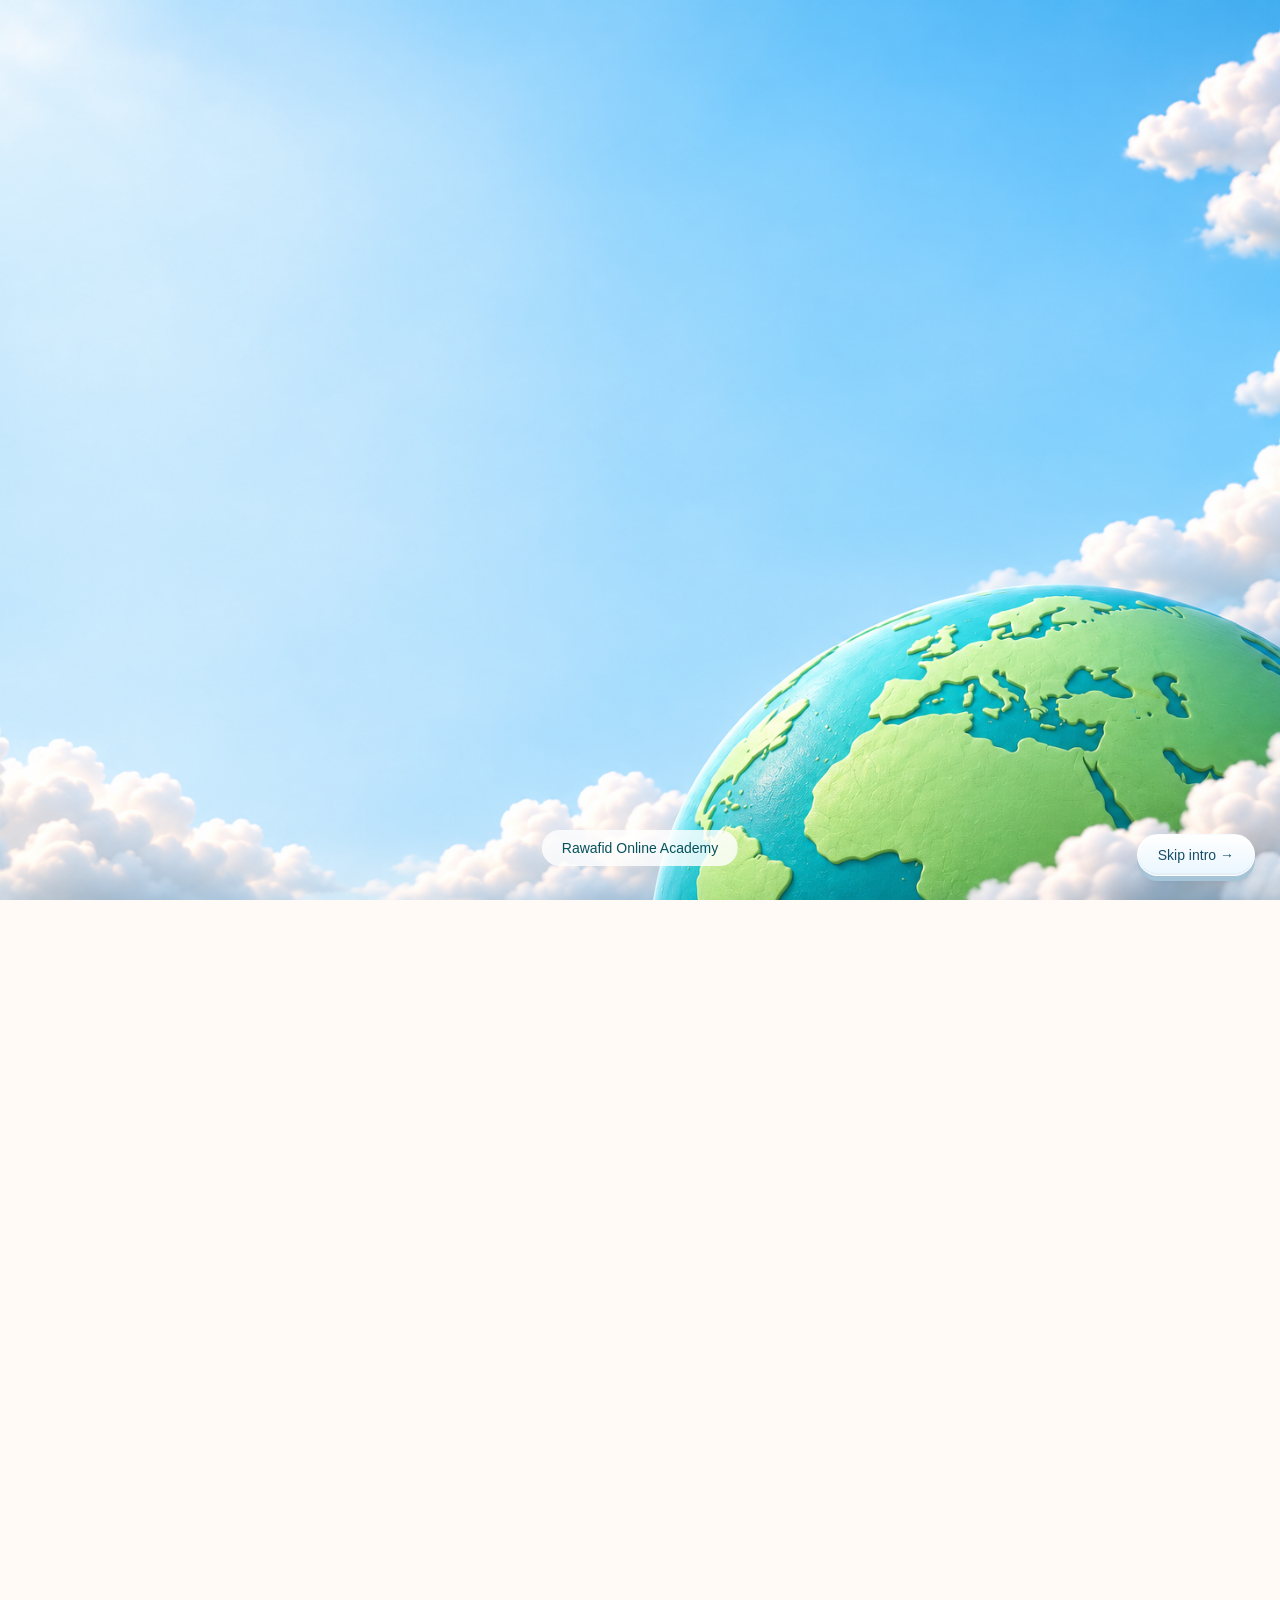
<file: index.html>
<!doctype html><html lang="en"><head><meta charset="UTF-8"><meta name="viewport" content="width=device-width,initial-scale=1"><meta name="description" content="Rawafid Online Academy offers live courses in Quran, Islamic Studies, Arabic and English, with diagnostic evaluations and personalised lessons guided by experienced teaching."><title>Rawafid Online Academy | Experienced teaching. Personalised learning.</title><style>
:root{--hero-art:none;--dark:#102720;--deep:#071a15;--lime:#d8ef9a;--paper:#f6f6ef;--muted:#aabcb2;--ink:#17372c;--line:#ffffff23}*{box-sizing:border-box}html{scroll-behavior:smooth;scroll-padding-top:90px}body{margin:0;background:var(--paper);color:var(--ink);font:15px/1.65 Arial,sans-serif}button,input,select{font:inherit}button,a,select{touch-action:manipulation}button{cursor:pointer}a{color:inherit;text-decoration:none}button:focus-visible,a:focus-visible,input:focus-visible,select:focus-visible,summary:focus-visible{outline:3px solid #abc56a;outline-offset:5px}button{color:inherit}::selection{background:#d8ef9a;color:#102720}.wrap{max-width:1400px;padding:0 6vw;margin:auto}.eyebrow{font-size:11px;font-weight:600;letter-spacing:1.5px;display:flex;align-items:center;gap:12px;margin:0 0 25px}.eyebrow:before{content:'';display:block;width:25px;height:1px;background:currentColor}.pill{border:1px solid #ffffff40;border-radius:30px;padding:6px 13px;font-size:10px;display:inline-flex;align-items:center;gap:9px}.live-dot{width:6px;height:6px;background:var(--lime);border-radius:50%;box-shadow:0 0 0 5px #d8ef9a13;animation:pulse 3s infinite}.hero-shell{background:var(--deep);color:white;position:relative;overflow:hidden}.hero-image{position:absolute;inset:0;background-image:linear-gradient(90deg,#061c17ed 0%,#071d17b3 35%,#071d1730 75%),var(--hero-art);background-size:cover;background-position:center;animation:cinema 20s ease-in-out infinite alternate;transform-origin:75% 50%}.hero-shell:after{content:'';position:absolute;inset:0;background:linear-gradient(0deg,#071a15 0%,transparent 22%,transparent 85%,#071a1580);pointer-events:none}.hero-orbit{position:absolute;width:660px;height:660px;border:1px solid #ffffff19;border-radius:50%;inset-inline-end:-330px;top:110px;pointer-events:none}.hero-orbit:before{content:'';position:absolute;inset:50px;border:1px dashed #ffffff20;border-radius:50%;animation:spin 90s linear infinite}.orb{position:absolute;right:20%;top:22%;width:8px;height:8px;background:#d8ef9a;border-radius:50%;box-shadow:0 0 30px 7px #d8ef9a33}.site-nav{position:relative;z-index:5;border-bottom:1px solid var(--line)}nav{height:100px;display:flex;justify-content:space-between;align-items:center;gap:25px}.brand{font:30px/1 Georgia,serif;letter-spacing:1.5px;display:flex;align-items:center;gap:12px}.brand .mark{width:34px;height:40px;display:grid;place-items:center;border:1px solid #d8ef9a;border-radius:18px 18px 3px 3px;font:27px Georgia;color:var(--lime)}.brand small{display:block;font:9px Arial,sans-serif;letter-spacing:1.2px;margin-top:9px;opacity:.65}.navlinks{display:flex;gap:27px;align-items:center;font-size:12px}.navlinks a{position:relative}.navlinks a:after{content:'';height:1px;width:0;background:var(--lime);position:absolute;bottom:-6px;inset-inline-start:0;transition:width .3s}.navlinks a:hover:after{width:100%}.navtools{display:flex;align-items:center;gap:16px}#language{background:#14382acc;color:white;border:1px solid #ffffff40;border-radius:25px;padding:9px 12px;font-size:11px;max-width:120px}#language option{background:var(--dark);color:white}.menu-button{display:none;background:transparent;border:1px solid #ffffff40;color:white;border-radius:50%;width:40px;height:40px;font-size:20px}.button{display:inline-flex;align-items:center;justify-content:center;gap:20px;background:var(--lime);color:#183324;border:1px solid var(--lime);padding:17px 24px;border-radius:40px;font-size:12px;font-weight:600;transition:transform .3s,background .3s,box-shadow .3s}.button:hover{transform:translateY(-3px);background:#e4f6b8;box-shadow:0 7px 25px #d8ef9a22}.button .arrow{font-size:17px;transition:transform .3s}.button:hover .arrow{transform:translateX(4px)}.button.ghost{background:transparent;color:white;border-color:#ffffff55}.button.dark{background:var(--dark);border-color:var(--dark);color:white}.button.small{padding:10px 18px;font-size:11px}.hero{position:relative;z-index:2;min-height:680px;padding-top:76px;padding-bottom:70px;display:grid;grid-template-columns:1.1fr 1fr;align-items:center}.hero-copy{max-width:670px}.hero .eyebrow{color:#d5e4d3;font-size:10px}.hero h1{font:clamp(58px,6.5vw,94px)/.99 Georgia,serif;font-weight:400;letter-spacing:-3px;margin:30px 0 28px}.hero h1 em{font-weight:400;color:var(--lime)}.hero .intro{font-size:15px;line-height:1.8;max-width:460px;color:#d5e0d8}.hero-actions{display:flex;gap:15px;align-items:center;flex-wrap:wrap;margin:32px 0 28px}.play{display:inline-flex;align-items:center;gap:12px;background:none;color:white;border:0;padding:8px;font-size:12px}.play-icon{width:40px;height:40px;border:1px solid #ffffff50;border-radius:50%;display:grid;place-items:center;font-size:11px;transition:background .3s}.play:hover .play-icon{background:#ffffff25}.hero-notes{display:flex;gap:18px;color:#b3c8bc;font-size:10px}.hero-notes span:before{content:'✓';margin-inline-end:6px;color:var(--lime)}.hero-scene{min-height:440px;position:relative;align-self:stretch}.scene-note{position:absolute;inset-inline-end:-10px;top:30px;padding:12px 18px;border:1px solid #ffffff30;border-radius:16px;background:#12342970;backdrop-filter:blur(16px);display:flex;gap:12px;align-items:center;animation:float 6s ease-in-out infinite}.scene-note strong{display:block;font-size:12px}.scene-note small{font-size:10px;color:#dfebdf}.scene-note .symbol{font-size:22px;color:var(--lime)}.scene-bottom{position:absolute;bottom:15px;inset-inline-end:0;width:285px;background:#f7faefed;color:#183b2d;padding:20px;border-radius:18px;box-shadow:0 20px 45px #0002;animation:float 7s ease-in-out infinite reverse}.scene-bottom .caption{font-size:9px;color:#718267;letter-spacing:1px}.scene-bottom h3{font:27px/1.2 Georgia,serif;margin:8px 0 16px}.wave{height:22px;display:flex;gap:4px;align-items:center}.wave i{display:block;background:#71906b;width:3px;height:8px;border-radius:5px;animation:wave 1.5s ease-in-out infinite}.wave i:nth-child(3n){animation-delay:.3s;height:18px}.wave i:nth-child(2n){animation-delay:.7s;height:12px}.scene-bottom .row{display:flex;justify-content:space-between;align-items:center;border-top:1px solid #183b2d20;padding-top:12px;font-size:10px}.scene-bottom .round{border-radius:50%;width:26px;height:26px;background:var(--dark);color:var(--lime);display:grid;place-items:center}.subject-bar{position:relative;z-index:2;border-top:1px solid var(--line);display:grid;grid-template-columns:repeat(4,1fr)}.subject-link{display:flex;gap:15px;align-items:center;justify-content:center;padding:23px 12px;border-inline-end:1px solid var(--line);font-size:13px;transition:background .3s}.subject-link:last-child{border:0}.subject-link:hover{background:#d8ef9a15}.subject-link small{font:12px Georgia;color:#9aaf92}.subject-link span:last-child{margin-inline-start:15px;color:var(--lime)}.scroll-meter{height:3px;background:var(--lime);position:fixed;top:0;left:0;width:0;z-index:30}.section{padding:100px 0}.section-head{display:flex;align-items:end;justify-content:space-between;gap:35px;margin-bottom:40px}.section-head h2,h2{font:clamp(36px,4.2vw,59px)/1.1 Georgia,serif;font-weight:400;letter-spacing:-1.7px;margin:0}.section-head p{max-width:320px;font-size:13px;color:#718172}.section .eyebrow{color:#6c806a}.text-link{font-size:12px;border-bottom:1px solid #6c806a;padding-bottom:5px;white-space:nowrap}.programme-grid{display:grid;grid-template-columns:repeat(4,1fr);gap:13px}.programme{position:relative;border-radius:18px;min-height:355px;padding:26px 24px;overflow:hidden;display:flex;flex-direction:column;isolation:isolate;transition:transform .5s,box-shadow .5s;background:#dbe4ce;border:1px solid #cad6bd}.programme:hover,.programme:focus-within{transform:translateY(-9px);box-shadow:0 22px 35px #163b2517}.programme:nth-child(2){background:#ecdfcc;border-color:#e0d2b9}.programme:nth-child(3){background:#d4e4df;border-color:#c4d7ce}.programme:nth-child(4){background:#e5e1ee;border-color:#d9d3e4}.programme-top{display:flex;justify-content:space-between;align-items:center}.programme-top small{font-size:10px;letter-spacing:.8px}.programme-top b{font:18px Georgia;opacity:.55}.programme-art{height:145px;position:relative;display:grid;place-items:center}.programme-art .glyph{font:80px Georgia,serif;position:relative;z-index:1;transition:transform .6s;line-height:1}.programme:hover .glyph{transform:scale(1.12) rotate(-6deg)}.programme-art:before,.programme-art:after{content:'';position:absolute;width:105px;height:105px;border:1px solid currentColor;opacity:.14;border-radius:25px;transform:rotate(45deg);transition:transform 1s}.programme-art:after{transform:rotate(0deg);width:83px;height:83px}.programme:hover .programme-art:before{transform:rotate(90deg)}.programme:hover .programme-art:after{transform:rotate(-45deg)}.programme h3{font:28px/1.15 Georgia,serif;margin:5px 0 13px;font-weight:400}.programme p{font-size:12px;color:#526858;margin:0 0 20px;line-height:1.7}.programme button{display:flex;align-items:center;justify-content:space-between;border:0;background:none;padding:15px 0 0;border-top:1px solid #17372c25;font-size:11px;margin-top:auto;text-align:start}.programme button i{font-style:normal;font-size:20px;transition:transform .3s}.programme button:hover i{transform:translateX(5px)}.finder{display:grid;grid-template-columns:.9fr 1.1fr;gap:65px;background:#e9ede0;border:1px solid #d6dfcc;border-radius:26px;padding:50px;margin-top:60px;align-items:center}.finder h2{font-size:43px}.finder p{font-size:13px;color:#687d65;margin:18px 0 25px}.finder .spark{font-size:25px;margin-bottom:18px;display:block}.finder-form{background:#fffef8;padding:28px;border-radius:18px;box-shadow:0 12px 30px #233c1810}.finder-form label{font-size:11px;display:block;margin-bottom:12px}.segments{display:flex;gap:7px;flex-wrap:wrap;margin-bottom:20px}.segment{border:1px solid #d9dfcf;background:white;border-radius:25px;padding:9px 15px;font-size:11px;transition:all .25s}.segment.active{background:var(--dark);color:white;border-color:var(--dark)}.finder-form select{width:100%;padding:12px;background:#f6f7ef;border:1px solid #d6dfcc;border-radius:8px;color:var(--ink);font-size:12px;margin-bottom:15px}.recommend{border-top:1px solid #d9dfcf;margin-top:20px;padding-top:20px;animation:enter .5s}.recommend h3{font:25px Georgia;margin:8px 0}.recommend p{margin:8px 0;font-size:12px}.recommend .button{margin-top:10px}.connection{background:var(--dark);color:white;position:relative;overflow:hidden}.connection .wrap{display:grid;grid-template-columns:1fr 1fr;align-items:center;gap:70px}.connection .eyebrow{color:var(--lime)}.connection h2 em{color:var(--lime);font-weight:400}.connection p{color:#b2c7b8;font-size:14px;max-width:420px;margin:25px 0}.world{height:430px;position:relative;display:grid;place-items:center}.globe{width:340px;height:340px;border:1px solid #a2bd7b55;border-radius:50%;position:relative;overflow:hidden;background:radial-gradient(circle at 30% 30%,#aacd5b22,transparent 60%);box-shadow:0 0 80px #b1d6660b,inset -40px -20px 80px #031d16}.globe:before{content:'';position:absolute;inset:0;background:repeating-linear-gradient(0deg,transparent 0 55px,#bbdd7b22 56px 57px,transparent 58px 60px);border-radius:50%}.longitude{position:absolute;inset:0;border:1px solid #bfd98a40;border-radius:50%;animation:globe 18s linear infinite}.longitude:nth-child(2){animation-delay:-6s}.longitude:nth-child(3){animation-delay:-12s}.equator{position:absolute;left:-10%;right:-10%;height:120px;top:108px;border:1px solid #bfd98a50;border-radius:50%;transform:rotate(-24deg)}.global-note{position:absolute;background:#284a37;border:1px solid #b8d18b40;padding:9px 16px;border-radius:30px;font-size:11px;animation:float 6s ease-in-out infinite}.global-note.n1{top:40px;left:15px}.global-note.n2{right:0;top:170px;animation-delay:-2s}.global-note.n3{bottom:40px;left:35px;animation-delay:-4s}.global-note .live-dot{display:inline-block;margin-inline-end:8px}.language-chips{display:flex;gap:10px;flex-wrap:wrap}.language-chips button{background:transparent;border:1px solid #ffffff30;border-radius:25px;padding:8px 14px;color:#e7edde;font-size:12px;transition:background .3s}.language-chips button:hover{background:#ffffff15}.journey{display:grid;grid-template-columns:1fr 1fr;gap:75px;align-items:start}.journey-intro{position:sticky;top:70px}.journey-intro p{color:#6c7d6c;max-width:370px;font-size:14px;margin:25px 0}.steps{position:relative}.step{display:grid;grid-template-columns:45px 1fr;gap:20px;padding:0 0 35px}.step:last-child{padding-bottom:0}.step-number{width:40px;height:40px;background:#e6ebdb;border:1px solid #d1ddbd;border-radius:50%;display:grid;place-items:center;font:17px Georgia;position:relative}.step:not(:last-child) .step-number:after{content:'';height:80px;width:1px;background:#d1ddbd;position:absolute;top:39px;left:19px}.step h3{font:25px Georgia;margin:5px 0 12px}.step p{font-size:13px;color:#6c7d6c;margin:0}.faq-block{border-top:1px solid #d5decc;display:grid;grid-template-columns:.7fr 1.3fr;gap:80px}.faq-block h2{font-size:42px}details{border-bottom:1px solid #d5decc}summary{list-style:none;cursor:pointer;display:flex;align-items:center;justify-content:space-between;padding:23px 0;font-size:14px;gap:20px}summary:after{content:'+';font-size:23px;font-weight:300}details[open] summary:after{content:'−'}summary::-webkit-details-marker{display:none}details p{font-size:13px;color:#657b65;padding:0 30px 23px 0;line-height:1.8;margin:0}.final-cta{padding:65px 30px;text-align:center;border-radius:26px;background:var(--lime);position:relative;overflow:hidden;margin:0 0 70px}.final-cta:before,.final-cta:after{content:'';position:absolute;width:350px;height:350px;border:1px solid #47632322;border-radius:50%;left:-170px;top:-70px}.final-cta:after{left:auto;right:-170px;top:20px}.final-cta .eyebrow{justify-content:center}.final-cta h2{max-width:680px;margin:0 auto 20px}.final-cta p{font-size:13px;margin-bottom:25px}.final-cta .button{position:relative;z-index:1}footer{background:var(--deep);color:#d8e2d8;padding:45px 0 18px}.footer-row{display:flex;justify-content:space-between;align-items:center;gap:30px;padding-bottom:35px}.footer-row p{font-size:11px;max-width:250px;color:#8fa99a}.footer-links{display:flex;gap:25px;font-size:12px}.preview-note{font-size:10px;color:#8fa99a;border-top:1px solid #ffffff17;padding-top:17px;display:flex;justify-content:space-between;gap:30px}.reveal{opacity:1;transform:none}.motion-ready .reveal{opacity:0;transform:translateY(25px);transition:opacity .85s,transform .85s}.motion-ready .reveal.in{opacity:1;transform:none}.hero-copy>*{animation:enter 1s both}.hero-copy>:nth-child(2){animation-delay:.12s}.hero-copy>:nth-child(3){animation-delay:.25s}.hero-copy>:nth-child(4){animation-delay:.4s}.hero-copy>:nth-child(5){animation-delay:.55s}.motion-control{position:fixed;bottom:20px;inset-inline-end:20px;z-index:20;width:40px;height:40px;border-radius:50%;background:#12372deb;backdrop-filter:blur(10px);color:var(--lime);border:1px solid #ffffff50;box-shadow:0 5px 20px #0002;font-size:14px}dialog{width:min(620px,calc(100% - 30px));max-height:90vh;border:1px solid #d2dec6;border-radius:24px;background:var(--paper);color:var(--ink);padding:35px;box-shadow:0 30px 100px #0005}dialog[open]{animation:enter .35s}dialog::backdrop{background:#041a13d4;backdrop-filter:blur(9px)}dialog h2{font-size:35px;margin:15px 0}dialog p{font-size:13px;color:#647b62}.close{float:inline-end;border:1px solid #cbd5bd;background:none;border-radius:50%;width:35px;height:35px;font-size:24px;line-height:1}.dialog-tabs{display:flex;gap:8px;margin:20px 0}.dialog-tabs button{border:1px solid #ccd8bf;background:none;border-radius:30px;padding:8px 15px;font-size:12px}.dialog-tabs .active{background:var(--dark);color:white}form label{display:block;font-size:11px;margin:15px 0 6px}form input,form select{width:100%;padding:12px;border:1px solid #cbd5bf;background:#fffef8;border-radius:9px;color:var(--ink)}form .button{margin-top:20px}.notice{background:#e7ecd9;padding:12px;border-radius:10px;font-size:11px;color:#68795b;margin-top:18px}#feedback{font-size:12px;margin-top:15px}.feature-list{padding:0;list-style:none;margin:20px 0}.feature-list li{border-bottom:1px solid #d6dfc9;padding:11px 0;font-size:13px}.feature-list li:before{content:'✓';color:#7b9754;margin-inline-end:12px}.demo-stage{background:var(--dark);color:white;padding:25px;border-radius:15px;margin:20px 0}.demo-stage h3{font:27px Georgia;color:var(--lime);margin:0 0 15px}.demo-stage p{color:#c1d0bc}.demo-steps{display:flex;gap:8px;margin-bottom:20px}.demo-steps button{border:1px solid #ccd8bf;background:none;border-radius:50%;width:32px;height:32px;font-size:12px}.demo-steps button.active{background:var(--dark);color:white}.paused *,.paused *:before,.paused *:after{animation-play-state:paused!important}.paused{scroll-behavior:auto}.paused .reveal{opacity:1;transform:none;transition:none}[dir=rtl] .hero-image{background-image:linear-gradient(90deg,#061c17ed 0%,#071d17b3 35%,#071d1730 75%),var(--hero-art);transform:scaleX(-1);transform-origin:center center}[dir=rtl] .hero h1{font-family:Tahoma,Arial,sans-serif;letter-spacing:0;font-size:70px;line-height:1.3}[dir=rtl] h2,[dir=rtl] h3{font-family:Tahoma,Arial,sans-serif;letter-spacing:0;line-height:1.5}[dir=rtl] .brand small,[dir=rtl] .eyebrow{letter-spacing:0}[dir=rtl] .hero-image{animation:none}[dir=rtl] .hero-copy{max-width:650px}.mobile-links{display:none}@keyframes cinema{from{transform:scale(1)}to{transform:scale(1.055)}}@keyframes enter{from{opacity:0;transform:translateY(18px)}to{opacity:1;transform:translateY(0)}}@keyframes float{0%,100%{transform:translateY(0)}50%{transform:translateY(-9px)}}@keyframes pulse{50%{box-shadow:0 0 0 8px #d8ef9a05}}@keyframes wave{50%{transform:scaleY(.35)}}@keyframes spin{to{transform:rotate(360deg)}}@keyframes globe{0%{transform:rotateY(0)}100%{transform:rotateY(180deg)}}@media(min-width:1500px){.hero{min-height:780px}}@media(max-width:1100px){.navlinks{gap:16px}.navtools .button{display:none}.wrap{padding-inline:4vw}.hero h1{font-size:75px}.programme-grid{grid-template-columns:repeat(2,1fr)}.programme{min-height:330px}.programme-art{height:130px}.finder{gap:30px;padding:35px}.connection .wrap{gap:20px}.scene-note{inset-inline-end:0}.scene-bottom{width:250px}.subject-link{font-size:11px;gap:8px}}@media(max-width:760px){nav{height:85px}.navlinks{display:none}.menu-button{display:block}.navtools{gap:8px}.brand{font-size:26px}.brand .mark{width:29px;height:35px}.brand small{font-size:8px}.wrap{padding-inline:23px}.hero{grid-template-columns:1fr;min-height:810px;padding-top:42px;padding-bottom:30px;align-items:start}.hero h1{font-size:63px;letter-spacing:-2px;margin:25px 0}.hero .intro{font-size:13px;max-width:370px}.hero-image{background-position:67% center;background-image:linear-gradient(90deg,#061c17cc,#061c1755),linear-gradient(0deg,transparent 10%,#061c17a8 85%),var(--hero-art)}.hero-copy{position:relative;z-index:2}.hero-scene{min-height:200px;align-self:auto}.scene-note{top:32px;inset-inline-start:0;inset-inline-end:auto}.scene-bottom{bottom:0;inset-inline-end:0;width:220px;padding:15px}.scene-bottom h3{font-size:24px}.hero-notes{font-size:9px;gap:12px}.hero-actions{gap:8px;margin:25px 0}.hero-actions .button{padding:15px 20px}.subject-bar{grid-template-columns:repeat(2,1fr)}.subject-link{padding:16px 8px;border-bottom:1px solid var(--line)}.section{padding:65px 0}.section-head{align-items:start;flex-direction:column;gap:15px}.section-head p{margin:0}.programme-grid{gap:12px}.programme{padding:20px;min-height:340px}.programme h3{font-size:26px}.programme p{font-size:12px}.programme-art{height:110px}.programme-art .glyph{font-size:66px}.finder{grid-template-columns:1fr;margin-top:40px;padding:27px 22px;gap:20px}.finder h2{font-size:36px}.finder p{margin-bottom:8px}.finder-form{padding:22px}.connection .wrap{grid-template-columns:1fr}.world{height:370px;order:2}.globe{width:290px;height:290px}.global-note.n1{top:28px}.global-note.n2{top:150px}.global-note.n3{bottom:25px}.journey{grid-template-columns:1fr;gap:35px}.journey-intro{position:static}.faq-block{grid-template-columns:1fr;gap:30px}.faq-block h2{font-size:37px}.final-cta{padding:45px 23px;margin-bottom:45px}.final-cta h2{font-size:38px}.footer-row{align-items:start;flex-direction:column;gap:25px}.preview-note{flex-direction:column;gap:8px}.mobile-links.open{display:flex;flex-direction:column;gap:20px;padding:25px;background:#102c23}.mobile-links a{font-size:15px}.motion-control{bottom:12px;inset-inline-end:12px;width:36px;height:36px}[dir=rtl] .hero h1{font-size:49px}[dir=rtl] .hero-image{background-position:68% center}.eyebrow{font-size:10px;letter-spacing:1px}}@media(max-width:390px){.hero h1{font-size:55px}.programme-grid{grid-template-columns:1fr}.programme{min-height:320px}.scene-note{display:none}.navtools select{max-width:91px}}@media(prefers-reduced-motion:reduce){html{scroll-behavior:auto}*,*:before,*:after{animation:none!important;transition:none!important}.motion-ready .reveal{opacity:1;transform:none}}
.paused .hero-copy>*,.paused dialog{opacity:1!important;transform:none!important;animation:none!important}.scene-note{pointer-events:none}.motion-control{font-family:Arial,sans-serif}.section.wrap{padding-inline:6vw}@media(max-width:1100px){.section.wrap{padding-inline:4vw}}@media(max-width:760px){.section.wrap{padding-inline:23px}}
/* Scroll-led, procedural 3D opening. */
:root{--dark:#152b24;--deep:#080e0c;--lime:#ddefa6}.motion-story{height:440vh;position:relative;background:#080e0c;color:#f4f5e9;isolation:isolate}.motion-story .site-nav{position:absolute;top:0;left:0;right:0;z-index:15;border-bottom:1px solid #ffffff12}.motion-story nav{height:90px}.motion-story .brand .mark{display:none}.motion-story .brand{font-family:Arial,sans-serif;font-size:25px;font-weight:600;letter-spacing:-1px}.motion-story .brand small{font-weight:400;font-size:8px;letter-spacing:1px}.motion-story #language{background:#151e18;color:#dce5d6;border-color:#ffffff25}.cinema-stage{height:100vh;height:100svh;position:sticky;top:0;overflow:hidden;background:radial-gradient(ellipse at 69% 42%,#26382a33,transparent 55%),#080e0c;perspective:1000px}.stage-grain{position:absolute;inset:0;opacity:.055;pointer-events:none;background-image:url("data:image/svg+xml,%3Csvg viewBox='0 0 180 180' xmlns='http://www.w3.org/2000/svg'%3E%3Cfilter id='n'%3E%3CfeTurbulence type='fractalNoise' baseFrequency='.8' numOctaves='3' stitchTiles='stitch'/%3E%3C/filter%3E%3Crect width='100%25' height='100%25' opacity='.7' filter='url(%23n)'/%3E%3C/svg%3E");z-index:6}.stage-glow{position:absolute;left:30%;right:0;bottom:7%;height:25%;background:radial-gradient(ellipse,#9db97510,transparent 65%);transform:perspective(600px) rotateX(65deg);filter:blur(12px)}#bookCanvas{position:absolute;inset:0;width:100%;height:100%;z-index:2;pointer-events:none}.cinema-content{position:absolute;top:26%;left:6vw;width:43%;z-index:5;transition:opacity .25s,filter .25s;will-change:transform,opacity}.cinema-kicker{display:flex;align-items:center;gap:12px;font-size:10px;color:#c4d5b9;letter-spacing:.3px;margin-bottom:30px}.cinema-content h1{font:clamp(48px,5.8vw,86px)/1.02 Arial,sans-serif;font-weight:500;letter-spacing:-4px;max-width:700px;margin:0 0 25px}.cinema-content h1 em{font:italic 1.04em Georgia,serif;color:#ddefa6;letter-spacing:-3px}.cinema-content p{max-width:380px;font-size:13px;line-height:1.8;color:#adb8ac;margin-bottom:28px}.cinema-actions{display:flex;gap:15px;flex-wrap:wrap}.cinema-actions .button{padding:15px 20px;font-size:11px}.cinema-actions .play{font-size:11px;gap:8px}.skip-story{display:inline-block;margin-top:24px;font-size:10px;color:#92a58d;border-bottom:1px solid #75886d60;padding-bottom:3px}.stage-footer{position:absolute;bottom:36px;left:6vw;right:6vw;display:flex;align-items:center;justify-content:space-between;gap:25px;z-index:7;color:#9da996;font-size:10px}.stage-scroll{display:flex;align-items:center;gap:13px}.scroll-icon{width:18px;height:28px;border:1px solid #75886d90;border-radius:20px;position:relative}.scroll-icon:after{content:'';position:absolute;width:2px;height:6px;left:7px;top:5px;background:var(--lime);animation:scrollHint 2s infinite}.stage-chapter{display:flex;gap:17px;align-items:center;font-size:10px;font-variant-numeric:tabular-nums}.chapter-line{width:90px;height:1px;background:#ffffff25;display:block}.chapter-line i{display:block;width:0;height:100%;background:var(--lime)}.stage-caption{max-width:190px;text-align:end}.stage-watermark{position:absolute;bottom:68px;left:5vw;font:500 clamp(90px,16.5vw,270px)/.8 Arial,sans-serif;letter-spacing:-13px;color:#dce5ce06;-webkit-text-stroke:1px #c4d3b515;pointer-events:none;z-index:0;will-change:transform}.chapter-nav{position:absolute;right:23px;top:43%;z-index:10;display:flex;flex-direction:column;gap:12px}.chapter-nav button{width:22px;height:22px;padding:0;border:none;background:none;border-radius:50%;display:grid;place-items:center}.chapter-nav button:after{content:'';height:5px;width:5px;border-radius:50%;background:#51604b;transition:transform .4s,background .4s}.chapter-nav button[aria-current=true]:after{background:#e1efbc;transform:scale(1.7)}.scene-token{position:absolute;z-index:3;display:flex;flex-direction:column;align-items:center;justify-content:center;width:108px;height:122px;background:linear-gradient(135deg,#40523c90,#14201980);border:1px solid #a3b48b4a;border-radius:17px;box-shadow:inset 0 1px 0 #d9e7bd35,0 20px 40px #0006;backdrop-filter:blur(12px);will-change:transform;pointer-events:none}.scene-token>span{font:45px/1 Georgia,serif;color:#e6e9d7}.scene-token small{font-size:8px;line-height:1.4;margin-top:14px;color:#a9bba0;text-align:center;max-width:95px}.token-a{left:53%;top:22%;transform:rotate(-11deg)}.token-b{right:7%;bottom:22%;transform:rotate(12deg)}.scene-orbit-label{position:absolute;left:63%;top:76%;z-index:4;display:flex;align-items:center;gap:10px;font-size:10px;color:#98ab8c;pointer-events:none}.scene-fallback{position:absolute;top:30%;right:16%;width:25%;height:40%;display:none;place-items:center;perspective:600px}.no-webgl .scene-fallback{display:grid}.fallback-book{width:220px;height:300px;border:8px double #bbcc8c;border-radius:5px 22px 22px 5px;background:#264831;box-shadow:15px 7px 0 #ebdfb9,23px 10px 0 #264831;display:grid;place-items:center;font:45px Georgia;transform:rotateY(-25deg) rotateZ(10deg);color:#e3d7aa}.programme-grid{gap:20px}.programme{border-radius:3px;background:#e7eadd}.programme:nth-child(2){background:#e6e1d5}.programme:nth-child(3){background:#dce7df}.programme:nth-child(4){background:#e5e5df}.programme-art:before{border-radius:50%;width:90px;height:90px}.programme-art:after{border-radius:2px}.connection{background:#0c1711}.final-cta{background:#d8e5b7;border-radius:6px}.finder{border-radius:6px;background:#e9eddf}.finder-form{border-radius:5px}.section-head h2{font-family:Arial,sans-serif;letter-spacing:-2px;font-weight:400}.motion-control{background:#1d291def}.scene-token,.cinema-stage *{backface-visibility:hidden}.section-head .text-link{color:#506945}[dir=rtl] .cinema-content{left:auto;right:6vw}[dir=rtl] .cinema-content h1{font-family:Tahoma,Arial,sans-serif;letter-spacing:0;font-size:60px;line-height:1.3}[dir=rtl] .cinema-content h1 em{font-family:inherit;letter-spacing:0}[dir=rtl] .token-a{left:auto;right:53%}[dir=rtl] .token-b{right:auto;left:7%}[dir=rtl] .scene-orbit-label{left:auto;right:63%}[dir=rtl] .chapter-nav{right:auto;left:23px}[dir=rtl] .stage-watermark{left:auto;right:5vw}[dir=rtl] .scene-fallback{right:auto;left:16%}.reduced-scene .motion-story{height:100vh;height:100svh;min-height:740px}.reduced-scene .cinema-stage{position:relative;min-height:740px}.reduced-scene .chapter-nav{display:none}.reduced-scene .stage-scroll{display:none}@keyframes scrollHint{0%,100%{opacity:.2;transform:translateY(0)}50%{opacity:1;transform:translateY(8px)}}@media(max-width:1100px){.cinema-content h1{font-size:65px;letter-spacing:-3px}.cinema-content{left:5vw;width:45%}.scene-token{width:85px;height:100px}.scene-token>span{font-size:35px}.scene-token small{font-size:7px}.token-a{left:56%;top:23%}.token-b{right:5%;bottom:24%}.cinema-actions{gap:7px}.scene-orbit-label{left:61%}}@media(max-width:760px){.motion-story{height:360vh}.motion-story nav{height:76px}.motion-story .brand{font-size:24px}.cinema-content{top:13%;left:24px;right:24px;width:auto}.cinema-content h1{font-size:48px;letter-spacing:-2px;margin-bottom:16px;max-width:350px}.cinema-content h1 em{letter-spacing:-2px}.cinema-kicker{font-size:9px;margin-bottom:18px}.cinema-content p{font-size:11px;max-width:310px;line-height:1.6;margin-bottom:18px}.cinema-actions .button{padding:12px 16px;font-size:10px}.cinema-actions .play{font-size:10px}.cinema-actions .play-icon{width:28px;height:28px}.skip-story{margin-top:12px;font-size:9px}.scene-token{width:65px;height:75px;border-radius:12px}.scene-token>span{font-size:27px}.scene-token small{font-size:6px;line-height:1.2;margin-top:8px;max-width:60px}.token-a{left:9%;top:61%}.token-b{right:6%;bottom:13%}.scene-orbit-label{left:40%;top:auto;bottom:12%;font-size:8px}.stage-footer{bottom:22px;left:24px;right:24px;font-size:8px;gap:10px}.stage-caption{display:none}.chapter-line{width:60px}.stage-watermark{bottom:75px;font-size:110px;letter-spacing:-7px;left:15px}.chapter-nav{right:5px;top:51%;gap:9px}.chapter-nav button{width:18px;height:18px}.chapter-nav button:after{width:4px;height:4px}.stage-scroll{gap:8px}.stage-glow{left:0;bottom:12%}.scene-fallback{top:57%;right:30%;height:25%;width:40%}.fallback-book{width:120px;height:160px;font-size:25px}.reduced-scene .motion-story,.reduced-scene .cinema-stage{min-height:820px}[dir=rtl] .cinema-content{right:24px;left:24px}[dir=rtl] .cinema-content h1{font-size:37px;line-height:1.4}[dir=rtl] .token-a{right:9%;left:auto}[dir=rtl] .token-b{left:6%;right:auto}[dir=rtl] .chapter-nav{left:5px;right:auto}[dir=rtl] .scene-orbit-label{right:40%;left:auto}[dir=rtl] .scene-fallback{left:30%;right:auto}.programme-grid{gap:12px}.section-head h2{font-size:36px;letter-spacing:-1.5px}}
html[lang=fr] .cinema-content h1,html[lang=es] .cinema-content h1{font-size:clamp(45px,4.8vw,69px)}@media(max-width:760px){.cinema-content h1,html[lang=fr] .cinema-content h1,html[lang=es] .cinema-content h1{font-size:36px;line-height:1.08;letter-spacing:-1.5px}.cinema-content h1 em{letter-spacing:-1.2px}.cinema-actions{flex-wrap:nowrap}.cinema-actions .play{max-width:140px;line-height:1.4}.cinema-actions .play-icon{flex-shrink:0}.cinema-actions .button{white-space:nowrap}.token-a{top:65%}[dir=rtl] .cinema-content h1{font-size:32px;letter-spacing:0}}@media(max-height:700px) and (min-width:761px){.cinema-content{top:19%}.cinema-content h1{font-size:52px}.cinema-kicker{margin-bottom:18px}.cinema-content p{margin-bottom:18px}.skip-story{margin-top:12px}}
/* A bright, welcoming academy identity. */
:root{--dark:#125c64;--deep:#e7f5f2;--lime:#ffe0a1;--paper:#fffdf7;--ink:#174b55;--muted:#536e74}body{background:#fffdf7;color:#174b55}.motion-story{background:#e7f5f2;color:#174b55}.cinema-stage{background:radial-gradient(ellipse at 78% 35%,#fff7d0 0%,transparent 43%),linear-gradient(135deg,#e1f4fa,#eff9ee 62%,#fff6e2)}.stage-grain{opacity:.02}.stage-glow{background:radial-gradient(ellipse,#52a5a725,transparent 65%)}.motion-story .site-nav{border-color:#164f5518;background:#ffffff6b;backdrop-filter:blur(10px)}.motion-story .brand{color:#125b65}.motion-story .brand small{color:#627e7f;opacity:1}.motion-story #language{background:#ffffffb8;color:#205964;border-color:#13526030}.navlinks a:after{background:#ee9269}.menu-button{border-color:#1f63733a;color:#185461}.mobile-links.open{background:#f1fbf8}.cinema-content h1{color:#194f5b}.cinema-content h1 em{color:#168a86}.cinema-kicker{color:#477b7c}.live-dot{background:#e58b5e;box-shadow:0 0 0 5px #e58b5e12}.cinema-content p{color:#56747b}.button{background:#f8b887;border-color:#f8b887;color:#463321;box-shadow:0 6px 15px #cf985812}.button:hover{background:#ffd1a3;box-shadow:0 10px 25px #cf98582b}.button.dark{background:#16767c;border-color:#16767c;color:#fff}.cinema-actions .play,.play{color:#1b626d}.play-icon{border-color:#44788055}.skip-story{color:#557c7d;border-color:#6f969855}.scene-token{background:linear-gradient(145deg,#fffffff0,#f1faf2e8);border-color:#6c9b7d40;box-shadow:inset 0 2px 0 white,0 16px 30px #40846a18}.scene-token>span{color:#267b72}.scene-token small{color:#617d74}.scene-orbit-label{color:#577f72}.stage-footer{color:#63817a}.stage-watermark{color:#327c5e04;-webkit-text-stroke-color:#32837314}.chapter-line{background:#2a796632}.chapter-line i{background:#db9068}.chapter-nav button:after{background:#aac8b8}.chapter-nav button[aria-current=true]:after{background:#168c83}.scroll-icon{border-color:#71968c66}.scroll-icon:after{background:#25857d}.programme-grid{gap:20px}.programme{background:#e2f1e5;border-color:#c8e2cf;border-radius:20px}.programme:nth-child(2){background:#fff0d7;border-color:#efdfc0}.programme:nth-child(3){background:#dcf1f4;border-color:#c3e3e7}.programme:nth-child(4){background:#ffe7dc;border-color:#f4d0be}.programme h3{color:#215963}.programme-art{color:#288779}.programme:nth-child(2) .programme-art{color:#c08a3a}.programme:nth-child(3) .programme-art{color:#3297a4}.programme:nth-child(4) .programme-art{color:#cf815c}.programme p{color:#567875}.programme button{color:#286e70;border-color:#4e86812b}.finder{background:#eaf7f4;border-color:#cce7df;border-radius:22px}.finder-form{border-radius:16px;background:white}.segment.active{background:#16838a;border-color:#16838a}.connection{background:#dff2f3;color:#165966}.connection .eyebrow{color:#35828b}.connection h2 em{color:#d78857}.connection p{color:#577d82}.language-chips button{background:#ffffff80;color:#225e68;border-color:#87bec54a}.language-chips button:hover{background:white}.globe{border-color:#478c8770;box-shadow:0 20px 40px #48948712,inset -30px -20px 70px #4a99991c;background:radial-gradient(circle at 30% 30%,#fff2b6a0,#a9e1db40)}.globe:before{background:repeating-linear-gradient(0deg,transparent 0 55px,#4e9f8f25 56px 57px,transparent 58px 60px)}.longitude,.equator{border-color:#509e8c55}.global-note{background:#ffffffd9;border-color:#83b7aa50;color:#386c67;box-shadow:0 8px 20px #2e7d6612}.final-cta{background:#fff0cc;border-radius:25px}.final-cta:before,.final-cta:after{border-color:#d19a4d22}footer{background:#ebf6f0;color:#285d5f}.footer-row p,.preview-note{color:#60807a}.preview-note{border-color:#72a49430}.motion-control{background:#fffdf7f0;color:#267d78;border-color:#bad6c9;box-shadow:0 4px 15px #35745a20}.scroll-meter{background:#eaa16b}dialog{background:#fffdf7;border-color:#b8d9d5;color:#285d64}.demo-stage{background:#e5f4ef;color:#316d65}.demo-stage h3{color:#2a8679}.demo-stage p{color:#587d70}.notice{background:#fff2d8;color:#87704d}.explore-primary{background:#168b95!important;color:white!important;border-color:#168b95!important}.cinema-actions{gap:12px}.cinema-actions .play{max-width:160px}.motion-story .navtools .button{background:#ffcf93;color:#5e4226}.explorer-promo{background:linear-gradient(110deg,#ddf4f6,#fff1d0);border:1px solid #cde5d9;border-radius:24px;margin-bottom:50px;padding:30px 35px;display:flex;align-items:center;gap:25px;justify-content:space-between}.explorer-promo h3{font:29px Georgia,serif;margin:0 0 7px}.explorer-promo p{font-size:13px;color:#5e817e;margin:0;max-width:550px}.explorer-promo .button{white-space:nowrap}.flight-symbol{font-size:38px;color:#d38d5d}
/* Optional interactive academy explorer. */
#explorer{max-width:none;width:100vw;height:100dvh;max-height:none;inset:0;margin:0;padding:0;border:0;border-radius:0;background:#f8fcf8;color:#174f5b;overflow:auto}#explorer[open]{display:flex;flex-direction:column;animation:enter .5s}#explorer::backdrop{background:#d6eefa}.explorer-head{display:flex;justify-content:space-between;align-items:center;gap:18px;padding:18px 30px;background:#ffffffed;border-bottom:1px solid #d6e8df;flex-shrink:0}.explorer-title{font-size:17px;font-weight:bold}.explorer-title small{display:block;font-size:10px;font-weight:normal;color:#6b8989;margin-top:4px}.explorer-toolbar{display:flex;gap:12px;align-items:center}.explorer-toolbar select{border:1px solid #cbe0d9;background:#f5faf7;color:#245f67;border-radius:20px;padding:8px 12px;font-size:11px}.world-close{width:34px;height:34px;border:1px solid #cce1d7;border-radius:50%;background:white;font-size:24px;color:#316e70;line-height:1}.explorer-layout{display:grid;grid-template-columns:minmax(0,1fr) 325px;flex:1;min-height:650px}.explore-map{position:relative;min-height:620px;overflow:hidden;background:linear-gradient(#bde8f5 0%,#e3f6f6 58%,#c5ebe5 100%);isolation:isolate;outline-offset:-5px!important;touch-action:pan-y}.explore-map.sunrise{background:linear-gradient(#ffe4bc,#fff2d7 50%,#c7e9dc)}.explore-map:after{content:'';position:absolute;bottom:-80px;left:-10%;width:120%;height:35%;border-radius:50%;background:repeating-radial-gradient(ellipse at 50% 20%,#a9ded831 0 20px,#c9eee140 22px 24px);z-index:-1;transform:rotate(-4deg)}.world-sun{width:105px;height:105px;border-radius:50%;background:#fff3b5;position:absolute;top:22px;right:8%;box-shadow:0 0 0 20px #fff7cb44,0 0 0 45px #fff7cb1c;z-index:-1}.cloud{position:absolute;width:150px;height:36px;background:#ffffffe0;border-radius:50px;filter:drop-shadow(0 8px 8px #68a4ad0a);z-index:-1;animation:cloudDrift 23s ease-in-out infinite alternate}.cloud:before,.cloud:after{content:'';position:absolute;background:inherit;border-radius:50%;width:68px;height:68px;top:-31px;left:22px}.cloud:after{width:49px;height:49px;top:-18px;left:78px}.cloud.c1{top:19%;left:-7%;transform:scale(.8)}.cloud.c2{top:49%;left:49%;width:135px;opacity:.65;animation-delay:-9s}.cloud.c3{top:80%;left:-4%;transform:scale(1.2);animation-delay:-15s}.map-heading{position:absolute;top:25px;left:30px;right:150px;z-index:3;pointer-events:none}.map-heading h2{font:34px/1.15 Georgia,serif;letter-spacing:-.8px;margin-bottom:9px}.map-heading p{font-size:11px;color:#54838a;max-width:340px;line-height:1.6}.island{position:absolute;width:225px;height:218px;border:none;background:transparent;padding:0;cursor:pointer;z-index:4;transform:translate(-50%,-50%);transition:filter .3s;overflow:visible}.island svg{width:100%;height:100%;overflow:visible;filter:drop-shadow(0 18px 12px #31856e20);transition:transform .35s}.island:hover svg,.island:focus-visible svg{transform:translateY(-9px) scale(1.035)}.island .island-label{position:absolute;left:50%;bottom:-1px;transform:translateX(-50%);font-size:11px;white-space:nowrap;padding:7px 14px;border-radius:20px;border:1px solid #88bcb540;background:#fffef4ee;box-shadow:0 6px 16px #3b8a7512;color:#225e64}.island.visited .island-label:before{content:'✓ ';color:#168a77}.island.active .island-label{background:#177f88;color:#fff;border-color:#177f88}.island.active .island-label:before{color:white}.island.i0{left:25%;top:36%}.island.i1{left:73%;top:35%}.island.i2{left:28%;top:74%}.island.i3{left:76%;top:74%}.island .landmark{transform-origin:110px 140px}.island:hover .landmark{animation:landmark .8s ease-in-out}.map-route{position:absolute;inset:0;width:100%;height:100%;z-index:0;pointer-events:none}.map-route path{fill:none;stroke:#fffdf1b0;stroke-width:2;stroke-dasharray:5 8}.paper-guide{position:absolute;left:50%;top:52%;width:65px;height:50px;z-index:7;pointer-events:none;filter:drop-shadow(0 9px 8px #275f6b30);transform:translate(-50%,-50%);will-change:left,top,transform}.paper-guide svg{width:100%;height:100%}.map-controls{position:absolute;left:25px;bottom:18px;display:flex;gap:7px;z-index:8}.map-controls button{border:1px solid #8bbdc050;background:#fffff4dd;border-radius:22px;padding:7px 12px;font-size:10px;color:#366f75;backdrop-filter:blur(6px)}.map-controls button[aria-pressed=true]{background:#177f88;color:white}.world-panel{padding:28px;background:#fffef9;border-inline-start:1px solid #cfe3d9;display:flex;flex-direction:column}.world-progress{font-size:11px;color:#6b8b7b;display:flex;justify-content:space-between;gap:10px}.world-progress-track{height:5px;border-radius:10px;background:#e6efe1;margin:12px 0 26px;overflow:hidden}.world-progress-track i{height:100%;width:0;display:block;background:#e4a269;transition:width .5s}.world-panel .eyebrow{color:#ab8453;font-size:9px;margin-bottom:15px}.world-panel h2{font-size:32px;letter-spacing:-1px}.world-panel p{font-size:12px;line-height:1.8;color:#668283;margin:16px 0}.world-panel ul{font-size:12px;color:#4b7774;padding:0;list-style:none;margin:0 0 22px}.world-panel li{padding:10px 0;border-bottom:1px solid #e3ece1}.world-panel li:before{content:'✓';color:#d2915c;margin-inline-end:8px}.world-panel .button{width:100%;font-size:11px}.world-panel .world-register{margin-top:auto;padding-top:25px}.world-register p{font-size:10px;margin:0 0 12px}.world-tip{font-size:10px!important;background:#eef7f1;padding:12px;border-radius:10px}.world-badge{background:#fff2ce;border:1px solid #efdc9c;border-radius:12px;padding:12px;font-size:11px;color:#947139;margin-top:16px}.world-tip:empty,.world-badge:empty{display:none}[dir=rtl] .map-heading{left:150px;right:30px}[dir=rtl] .world-panel h2{font-size:29px}[dir=rtl] .island-label{font-size:11px}[dir=rtl] .map-heading h2{font-size:29px}[dir=rtl] .map-heading p{font-size:12px}.explorer-head .brand{font:23px Arial,sans-serif;letter-spacing:-1px;font-weight:bold}.explorer-toolbar .button{padding:9px 14px}.explore-map .tree-top{animation:treeSway 6s ease-in-out infinite alternate;transform-origin:center bottom}@keyframes cloudDrift{to{translate:55px 0}}@keyframes landmark{50%{transform:translateY(-5px)}}@keyframes treeSway{to{transform:rotate(2deg)}}@media(max-width:1000px){.explorer-layout{grid-template-columns:minmax(0,1fr) 285px}.island{width:180px;height:185px}.world-panel{padding:23px}.map-heading h2{font-size:29px}.island.i0{left:24%}.island.i1{left:74%}.island.i2{left:25%}.island.i3{left:75%}}@media(max-width:760px){.explorer-head{padding:14px 18px;gap:10px}.explorer-title{font-size:13px}.explorer-title small{font-size:9px}.explorer-toolbar{gap:7px}.explorer-toolbar select{max-width:88px;padding:7px;font-size:10px}.explorer-toolbar>.button{display:none}.explorer-layout{display:block;min-height:0}.explore-map{height:600px;min-height:600px}.map-heading{top:23px;left:20px;right:85px}.map-heading h2{font-size:27px}.map-heading p{font-size:10px;max-width:250px}.world-sun{width:60px;height:60px;right:-12px;top:30px}.island{width:160px;height:168px}.island.i0{left:25%;top:37%}.island.i1{left:75%;top:37%}.island.i2{left:25%;top:72%}.island.i3{left:75%;top:72%}.island .island-label{font-size:9px;padding:6px 10px}.world-panel{padding:25px;border-inline-start:0;border-top:1px solid #cfe3d9}.world-panel .world-register{margin-top:20px}.world-panel h2{font-size:29px}.map-controls{left:18px;bottom:20px}.paper-guide{width:55px;height:42px}.explorer-promo{padding:24px;flex-direction:column;align-items:start;gap:18px}.explorer-promo h3{font-size:26px}.explorer-promo .flight-symbol{display:none}.cinema-actions{flex-wrap:wrap;max-width:330px}.cinema-actions .play{max-width:none}.cinema-actions .button{padding:12px 15px}.cinema-content h1{font-size:34px}.cinema-content h1 em{color:#13857c}[dir=rtl] .map-heading{right:20px;left:85px}[dir=rtl] .map-heading h2{font-size:25px}.world-panel .button{width:auto;min-width:180px}.world-close{width:32px;height:32px}.cloud{opacity:.7}}@media(prefers-reduced-motion:reduce){.cloud,.tree-top{animation:none!important}.island svg{transition:none!important}}
@media(max-width:760px){.map-controls{flex-wrap:wrap;right:18px;gap:5px}.map-controls button{font-size:9px;padding:6px 9px}}</style><style>
.motion-story,.explorer-promo{display:none!important}.flight-home{height:calc(100svh - 100px);min-height:700px;position:relative;overflow:hidden;background:linear-gradient(#e7f8ff,#bceeff 65%,#e5f9ef);isolation:isolate}.flight-home canvas{position:absolute;inset:0;width:100%;height:100%;z-index:0}.flight-copy{position:relative;text-align:center;padding:35px 20px 0;pointer-events:none;z-index:1}.flight-kicker{font-size:11px;letter-spacing:2px;font-weight:700;color:#177e8c}.flight-copy h1{font-family:Arial,sans-serif;font-size:clamp(36px,4.6vw,69px);font-weight:800;line-height:1.05;letter-spacing:-2.5px;margin:14px 0;color:#15576e}.flight-copy h1 span{color:#079f9d}.flight-bottom{position:absolute;bottom:28px;left:50%;transform:translateX(-50%);width:min(640px,92%);text-align:center;z-index:2}.flight-bottom p{font-size:14px;line-height:1.6;color:#235c6b;margin:0 auto 17px;max-width:560px}.flight-actions{display:flex;justify-content:center;gap:12px;flex-wrap:wrap}.flight-actions .button{background:#fa795d;border:0;color:#173e4b;box-shadow:0 6px 0 #db5d4625;font-size:13px;padding:14px 25px}.flight-actions .secondary{background:white;border:1px solid #fff}.flight-hint{font-size:10px;color:#3f7181;margin-top:16px}.flight-tag{position:absolute;top:47%;left:12%;border-radius:22px;background:#fffdf5e8;padding:12px 20px;box-shadow:0 8px 35px #2e899b12;transform:rotate(-8deg);font-weight:700;color:#258291;font-size:16px;z-index:1}.flight-tag.right{left:auto;right:10%;top:56%;transform:rotate(8deg);color:#c77534}.flight-tag small{display:block;font-size:9px;letter-spacing:1px;font-weight:400}.site-nav{background:#f8fdff!important}.brand{font-family:Arial,sans-serif;font-weight:800;letter-spacing:-1px}.brand .mark{display:none}.flight-home button:focus-visible{outline:3px solid #165a71}.flight-home:after{content:'';position:absolute;inset:auto 0 0;height:210px;background:linear-gradient(transparent,#e8f9eeaa);z-index:0;pointer-events:none}@media(max-width:700px){.flight-home{height:calc(100svh - 80px);min-height:680px}.flight-copy{padding-top:30px}.flight-copy h1{font-size:39px;letter-spacing:-1.5px}.flight-kicker{font-size:9px;letter-spacing:1px}.flight-tag{left:5%;top:44%;font-size:13px;padding:10px 12px}.flight-tag.right{right:4%;top:57%}.flight-bottom{bottom:24px}.flight-bottom p{font-size:12px}.flight-actions .button{font-size:12px;padding:12px 18px}}
</style><style>
:root{--ink:#07515a;--paper:#fffaf2;--dark:#07515a;--lime:#fa7967}body{background:#fffaf5;color:#07515a;font-family:Arial,sans-serif}.site-nav{position:relative!important;background:#fff!important;color:#07515a!important;border:0!important}.site-nav nav{height:84px;max-width:1600px;padding:0 4.3vw}.brand{font-size:32px;color:#07515a!important;font-weight:800}.brand small{font-size:10px;letter-spacing:1px;opacity:.8}.navlinks{font-size:13px;font-weight:600}.navtools #language{background:white;color:#07515a;border:1px solid #d7e7e5}.navtools .button{background:#fa7967;color:white;border:0}.approved-hero{height:610px;position:relative;overflow:hidden;isolation:isolate;background:#cceeff}.sky-layer{position:absolute;inset:-15px;background-image:url(assets/6ebf0078aa134d46.png);background-size:cover;background-position:center 64%;z-index:-2;animation:sky-drift 20s ease-in-out infinite alternate}.approved-copy{position:relative;padding:66px 0 0 4.3vw;width:49%;z-index:3;pointer-events:none}.approved-copy button,.approved-copy a{pointer-events:auto}.welcome-pill{display:inline-block;padding:9px 19px;background:#fff4d9;box-shadow:0 3px 0 #1e686e10;border-radius:30px;font-size:14px;font-weight:700}.approved-copy h1{font-family:Arial,sans-serif;font-size:clamp(38px,4.4vw,65px);line-height:1.13;letter-spacing:-2px;font-weight:800;margin:25px 0;color:#034c56}.approved-copy h1 span{color:#06a5b4}.approved-copy>p{font-size:17px;line-height:1.6;max-width:540px;margin:0 0 26px;color:#365b65}.approved-actions{display:flex;gap:14px;flex-wrap:wrap}.approved-actions .button{background:#fa7967;color:white;border:2px solid #fa7967;font-size:14px;padding:14px 23px;box-shadow:none}.approved-actions .outline{background:#ffffffb8;border-color:#07515a;color:#07515a}.approved-copy .approved-note{font-size:13px;margin-top:22px;max-width:500px}.plane-position{position:absolute;right:0%;top:7%;width:56%;transform:translate(var(--plane-x,0px),var(--plane-y,0px));transition:transform .8s ease-out;z-index:2;pointer-events:none}.plane-float{position:relative;animation:approved-flight 7s ease-in-out infinite}.airplane-art{width:100%;height:auto;display:block;filter:drop-shadow(0 20px 18px #23687a17)}.propeller-perspective{position:absolute;left:19.7%;top:56.8%;width:23%;aspect-ratio:1;transform:translate(-50%,-50%) rotate(-20deg) scaleX(.46);border-radius:50%;background:radial-gradient(ellipse,#fff0 30%,#fff3 67%,#ffffff00 69%)}.propeller-spin{position:absolute;inset:0;animation:prop-spin .18s linear infinite;filter:blur(1px)}.propeller-spin i{position:absolute;left:43%;top:0;width:14%;height:53%;border-radius:70% 30% 40% 40%;transform-origin:50% 95%;background:linear-gradient(#ffcb54 0 18%,#c2c8c9 20%,#8f9da3 90%);opacity:.72}.propeller-spin i:nth-child(2){transform:rotate(120deg)}.propeller-spin i:nth-child(3){transform:rotate(240deg)}.propeller-perspective b{position:absolute;width:18%;height:18%;border-radius:50%;left:41%;top:41%;background:radial-gradient(at 30% 20%,#fff,#aebbc1 60%,#6c7e87)}.flight-trail{position:absolute;bottom:25px;left:12%;width:80%;height:160px;z-index:-1}.flight-trail path{fill:none;stroke:white;stroke-width:3;stroke-linecap:round;stroke-dasharray:9 12;animation:dash-flight 30s linear infinite}.cloudlet{position:absolute;width:150px;height:45px;background:#ffffffa8;border-radius:100%;filter:blur(10px);z-index:1;pointer-events:none;animation:cloud-drift 19s ease-in-out infinite alternate}.cloud-one{left:2%;bottom:10%}.cloud-two{right:4%;top:4%;animation-delay:-8s}.cloudlet:before{content:'';position:absolute;left:35px;top:-28px;width:80px;height:65px;border-radius:50%;background:inherit}#programmes{padding-top:34px;padding-bottom:70px;max-width:1600px;padding-inline:4.3vw}#programmes>.section-head{display:block;text-align:center;margin-bottom:25px}#programmes>.section-head .eyebrow,#programmes>.section-head>p{display:none}#programmes h2{font:800 clamp(28px,3vw,42px)/1.15 Arial,sans-serif;letter-spacing:-1px}.programme-grid{gap:20px}.programme{border-radius:25px!important;background:#fbf1df!important;border:1px solid #f4ead8!important;padding:14px 14px 22px!important;overflow:hidden;transition:transform .35s,box-shadow .35s}.programme:hover{transform:translateY(-9px);box-shadow:0 18px 35px #2b777c18}.programme-top,.programme-art .glyph{display:none!important}.programme-art{height:auto!important;aspect-ratio:350/185;background-image:url(assets/712f6e9f30d21fc0.png)!important;background-size:438.86% auto!important;background-position-y:90%!important;border:0!important;border-radius:18px!important;margin:0!important;box-shadow:none!important}.programme-art:before,.programme-art:after{display:none!important}#programme0 .programme-art{background-position-x:3.37%!important}#programme1 .programme-art{background-position-x:35.41%!important}#programme2 .programme-art{background-position-x:67.45%!important}#programme3 .programme-art{background-position-x:99.49%!important}.programme h3{font:700 23px/1.2 Arial,sans-serif!important;text-align:center;margin:14px 0!important;color:#07515a}.programme p{font-size:12px!important;text-align:center;line-height:1.6!important;color:#4b6668!important;min-height:58px}.programme>button{font-size:12px!important;width:100%;border:0!important;border-radius:30px;background:#fff9!important;padding:11px!important;color:#07515a!important}.section h2,.final-cta h2,.connection h2{font-family:Arial,sans-serif;font-weight:750}.finder{margin-top:55px;background:#e7f7f4!important}.motion-control{background:white!important;color:#07515a!important;border:1px solid #c3dedb!important}.paused .plane-float,.paused .propeller-spin,.paused .sky-layer,.paused .cloudlet,.paused .flight-trail path{animation-play-state:paused!important}[dir=rtl] .approved-copy{padding-left:0;padding-right:4.3vw}[dir=rtl] .plane-position{right:auto;left:0}[dir=rtl] .sky-layer{transform:scaleX(-1)}[dir=rtl] .approved-copy h1{letter-spacing:0;font-size:clamp(36px,4vw,58px)}
@keyframes approved-flight{0%,100%{transform:translateY(0) rotate(-1deg)}50%{transform:translateY(-13px) rotate(1deg)}}@keyframes prop-spin{to{transform:rotate(360deg)}}@keyframes sky-drift{to{background-position:52% 67%}}@keyframes cloud-drift{to{transform:translateX(65px)}}@keyframes dash-flight{to{stroke-dashoffset:-220}}
@media(max-width:950px){.site-nav .navlinks{display:none}.approved-hero{height:590px}.approved-copy{width:54%;padding-top:45px}.approved-copy h1{font-size:42px}.approved-copy>p{font-size:14px}.plane-position{top:20%;width:54%;right:-4%}.approved-actions .button{font-size:12px;padding:12px 17px}.programme-grid{grid-template-columns:repeat(2,1fr)}}
@media(max-width:600px){.site-nav nav{height:74px;padding-inline:20px;gap:10px}.brand{font-size:25px}.brand small{font-size:8px}.navtools{gap:7px}.navtools>.button{display:none}.navtools #language{font-size:11px;padding:7px}.approved-hero{height:850px}.approved-copy{width:100%;padding:30px 22px 0!important;text-align:center}.welcome-pill{font-size:11px;padding:7px 14px}.approved-copy h1{font-size:38px;margin:20px 0 15px;letter-spacing:-1.5px}.approved-copy>p{font-size:14px;max-width:370px;margin-inline:auto}.approved-actions{justify-content:center}.approved-copy .approved-note{font-size:11px;margin-top:17px}.plane-position{width:104%;top:57%;right:-2%}.sky-layer{background-position:65% bottom;background-size:auto 100%}.flight-trail{bottom:40px;height:100px}.programme-grid{gap:12px}.programme{padding:8px 8px 14px!important;border-radius:19px!important}.programme h3{font-size:17px!important}.programme p{font-size:11px!important;min-height:87px}.programme>button{font-size:10px!important}#programmes{padding-top:30px;padding-inline:18px}#programmes h2{font-size:28px}[dir=rtl] .approved-copy h1{font-size:37px}[dir=rtl] .plane-position{left:-2%}.section{padding-top:55px;padding-bottom:55px}}
@media(prefers-reduced-motion:reduce){.plane-float,.propeller-spin,.sky-layer,.cloudlet,.flight-trail path{animation:none!important}.plane-position{transform:none!important}}
</style><style>
html.intro-playing{overflow:hidden}html.intro-playing main,html.intro-playing footer,html.intro-playing .motion-control{visibility:hidden}.fly-intro{position:fixed;inset:0;z-index:1000;background:linear-gradient(160deg,#f4fbff,#d0f0ff);overflow:hidden;transition:opacity .65s}.fly-intro.finished{opacity:0;pointer-events:none}.skip-intro{position:absolute;right:25px;bottom:24px;border:1px solid #9dc5cf;background:#ffffffd9;color:#145669;border-radius:30px;padding:11px 20px;font:14px Arial;z-index:5}.intro-convoy{position:absolute;top:50%;left:0;width:900px;height:370px;display:flex;align-items:center;transform:translate(-110%,-50%);animation:fly-across 6.5s linear 2;animation-play-state:paused}.intro-aircraft{position:relative;width:470px;flex-shrink:0;animation:intro-bob 2.4s ease-in-out infinite}.intro-aircraft>img{display:block;width:100%}.tow-line{position:absolute;height:1px;background:#8ca6ac;width:100px;left:400px;top:55%}.academy-banner{position:absolute;right:0;top:27%;width:400px;height:145px;display:flex;align-items:center;gap:20px;background:#fffdf0;border:3px solid #e1bd62;border-radius:12px 45px 45px 12px;padding:14px 24px;box-shadow:0 13px 20px #43819b17;transform-origin:left center;animation:banner-wave 1.4s ease-in-out infinite alternate}.academy-banner img{width:100px;height:100px;object-fit:contain}.academy-banner strong{color:#175d9c;font:800 34px/1.1 Arial,sans-serif}.academy-banner span{font-size:23px;color:#087d87}.intro-prop{position:absolute;left:19.7%;top:56.8%;width:23%;aspect-ratio:1;transform:translate(-50%,-50%) scaleX(.46)}.intro-prop i{position:absolute;inset:0;border-radius:50%;background:conic-gradient(transparent,#b7c7cc99,transparent,#b7c7cc99,transparent);animation:prop-spin .2s linear infinite}.page-enter main>.site-nav,.page-enter main>.approved-hero,.page-enter main>#programmes,.page-enter main>.connection,.page-enter main>#how,.page-enter main>#faq,.page-enter footer{animation:section-enter .85s both}.page-enter main>.approved-hero{animation-delay:.15s}.page-enter main>#programmes{animation-delay:.45s}.page-enter main>.connection{animation-delay:.7s}.page-enter main>#how{animation-delay:.9s}.page-enter main>#faq{animation-delay:1.1s}.page-enter footer{animation-delay:1.3s}@keyframes fly-across{0%{transform:translate(calc(100vw + 30px),-50%)}100%{transform:translate(-100%,-50%)}}@keyframes intro-bob{50%{translate:0 -10px}}@keyframes banner-wave{from{rotate:-2deg;transform:skewY(-1deg)}to{rotate:2deg;transform:skewY(1deg)}}@keyframes section-enter{from{opacity:0;translate:0 30px}to{opacity:1;translate:0 0}}
@media(max-width:600px){.intro-convoy{width:580px;height:270px}.intro-aircraft{width:300px}.academy-banner{width:270px;height:105px;gap:12px;padding:10px 15px;top:29%}.academy-banner img{width:70px;height:70px}.academy-banner strong{font-size:25px}.academy-banner span{font-size:17px}.tow-line{left:255px;width:75px}.skip-intro{right:16px;bottom:18px}}@media(prefers-reduced-motion:reduce){.fly-intro{display:none}.page-enter main>*{animation:none!important}}
</style><style>.intro-running .intro-convoy{animation-play-state:running}.intro-convoy{transform:translate(calc(50vw - 50%),-50%)}</style><style>
html:not(.academy-ready){overflow:hidden}html:not(.academy-ready) main,html:not(.academy-ready) footer,html:not(.academy-ready) .motion-control{visibility:hidden!important}.fly-intro{display:block!important;opacity:1;background:#e8f7ff!important}.fly-intro.finished{display:none!important}.intro-convoy{animation:none!important;left:50%;top:50%;width:min(900px,92vw);height:auto;aspect-ratio:900/370;transform:translate(-50%,-50%);visibility:visible}.intro-aircraft{width:48%;animation:none!important}.academy-banner{width:45%;height:42%;top:25%;padding:2%;gap:5%;border-radius:10px 30px 30px 10px;animation:none!important}.academy-banner img{width:29%;height:auto}.academy-banner strong{font-size:clamp(17px,3vw,34px)}.academy-banner span{font-size:clamp(12px,2vw,23px)}.tow-line{left:40%;width:16%;top:49%}.intro-prop{animation:none}.replay-intro{position:fixed;bottom:22px;left:22px;z-index:40;border:1px solid #afcdd3;border-radius:30px;background:white;color:#145669;padding:10px 16px;font:12px Arial}html:not(.academy-ready) .replay-intro{display:none}.intro-caption{position:absolute;bottom:90px;left:0;right:0;text-align:center;color:#276a7a;font:14px Arial}@media(max-width:600px){.intro-convoy{width:96vw}.academy-banner strong{font-size:17px}.academy-banner span{font-size:12px}.academy-banner{border-width:2px}.skip-intro{display:block}.replay-intro{font-size:10px;left:12px;bottom:16px}}
</style><style>.connection .world{display:none!important}.connection>.wrap{display:block!important;text-align:center}.connection p{margin-inline:auto}.connection .eyebrow,.connection .language-chips{justify-content:center}</style><style>
.intro-convoy{width:min(1120px,96vw);aspect-ratio:1120/390}.intro-aircraft{width:38%}.tow-line{left:33%;width:13%;top:49%}.academy-banner{width:59%;height:43%;top:25%;padding:2% 5% 2% 3%;gap:5%;border:3px solid #bd923b;border-radius:9px 6px 6px 9px;background:linear-gradient(110deg,#fff9e6,#fffef5 50%,#f8e8b9);box-shadow:inset 0 0 0 5px #fff9e8,inset 0 0 0 7px #dcb85e,0 14px 24px #34738720;clip-path:polygon(0 0,100% 0,96% 50%,100% 100%,0 100%)}.academy-banner:before,.academy-banner:after{content:'✦  ❖  ✦';position:absolute;right:9%;left:27%;text-align:center;font-size:clamp(10px,1.3vw,17px);letter-spacing:12px;color:#bf953e;line-height:1}.academy-banner:before{top:9%}.academy-banner:after{bottom:9%}.academy-banner img{width:23%;height:auto;filter:drop-shadow(0 3px 2px #85652f22)}.academy-banner strong{font-size:clamp(23px,3.3vw,43px);white-space:nowrap;line-height:1.12}.academy-banner span{font-size:clamp(18px,2.6vw,33px);letter-spacing:.5px}.academy-banner strong:after{content:'';display:block;width:75%;height:2px;margin:7px auto 0;background:linear-gradient(90deg,transparent,#c9a14a,transparent)}@media(max-width:600px){.intro-convoy{width:98vw;aspect-ratio:1120/450}.academy-banner{height:49%;top:23%;border-width:1px;padding:3% 4% 3% 2%;gap:4%;box-shadow:inset 0 0 0 2px #fff9e8,inset 0 0 0 3px #dcb85e}.academy-banner strong{font-size:16px}.academy-banner span{font-size:12px;letter-spacing:0}.academy-banner:before,.academy-banner:after{font-size:8px;letter-spacing:5px}.academy-banner strong:after{margin-top:3px;height:1px}}
</style><style>
.academy-banner{background:transparent url('assets/academy-sky-banner.png') center/100% 100% no-repeat!important;clip-path:none!important;border:0!important;border-radius:0!important;box-shadow:none!important;width:62%;height:60%;top:17%;padding:6% 9% 5% 5%;gap:5%;filter:drop-shadow(0 12px 10px #155b6b20);transform-origin:0 50%;animation:satin-sway 3.6s ease-in-out infinite!important}.academy-banner:before,.academy-banner:after,.academy-banner strong:after{display:none!important}.academy-banner img{width:25%;padding:5px;background:#fffdf4;border-radius:50%;box-shadow:0 4px 0 #d5ad45,0 7px 15px #053f4970;filter:none;flex-shrink:0}.academy-banner strong{color:#fffef2!important;font-family:Arial,sans-serif;font-weight:800;font-size:clamp(22px,3.5vw,43px);letter-spacing:-1px;text-shadow:0 2px 2px #004d6270;line-height:1.12}.academy-banner span{color:#fff8cf!important;font-size:clamp(17px,2.6vw,31px);font-weight:600;letter-spacing:.5px}.tow-line{left:33%;width:12%;background:#8b9f9f}.intro-convoy{aspect-ratio:1120/390}@keyframes satin-sway{0%,100%{transform:rotate(-1deg) skewY(-.6deg)}50%{transform:rotate(1deg) skewY(.6deg)}}@media(max-width:600px){.academy-banner{height:58%;top:19%;padding:5% 9% 5% 4%;gap:4%}.academy-banner img{padding:2px;box-shadow:0 2px 0 #d5ad45,0 3px 6px #053f4950}.academy-banner strong{font-size:16px;letter-spacing:-.4px}.academy-banner span{font-size:11px;letter-spacing:0}}@media(prefers-reduced-motion:reduce){.academy-banner{animation:none!important}}
</style><style>.academy-banner strong,.academy-banner span{-webkit-text-stroke:1.5px #111;paint-order:stroke fill;text-shadow:0 2px 1px #0009}@media(max-width:600px){.academy-banner strong,.academy-banner span{-webkit-text-stroke:.8px #111}}</style><style>.academy-banner img{width:21%!important}</style><style>.fly-intro{background:#d9f3ff url('assets/6ebf0078aa134d46.png') center bottom/cover no-repeat!important}.intro-convoy{top:38%}.intro-caption{color:#07515a;background:#ffffffcf;left:50%;right:auto;transform:translateX(-50%);white-space:nowrap;padding:10px 20px;border-radius:30px;bottom:34px}.academy-banner.slogan strong{font-size:clamp(20px,2.8vw,35px);letter-spacing:-.6px;line-height:1.3}.academy-banner.slogan span{font-size:clamp(17px,2.3vw,28px);letter-spacing:0}@media(max-width:600px){.fly-intro{background-size:auto 100%!important;background-position:68% bottom!important}.intro-convoy{top:35%}.academy-banner.slogan strong{font-size:12px;letter-spacing:-.2px}.academy-banner.slogan span{font-size:10px}.intro-caption{bottom:80px;font-size:11px}}</style><style>.academy-banner.slogan strong{font-size:clamp(15px,2.25vw,28px)!important;letter-spacing:-.5px!important;flex:1;min-width:0;white-space:nowrap}.academy-banner.slogan span{font-size:clamp(14px,2.05vw,25px)!important;letter-spacing:-.3px!important}@media(max-width:600px){.academy-banner.slogan strong{font-size:clamp(8px,2.55vw,15px)!important;letter-spacing:-.2px!important}.academy-banner.slogan span{font-size:clamp(8px,2.45vw,14px)!important;letter-spacing:-.2px!important}}</style><style>.academy-banner{background-image:url('assets/academy-royal-banner.png')!important;height:54%;top:20%;padding:3% 4%;gap:4%}.academy-banner img{box-shadow:0 3px 8px #00275055;background:#fff;padding:4px}.academy-banner strong{font-family:'Arial Rounded MT Bold',Arial,sans-serif;font-size:clamp(24px,4.5vw,52px);font-weight:900;color:white!important;letter-spacing:-1px;-webkit-text-stroke:3px #082658;paint-order:stroke fill;text-shadow:0 3px 0 #082658}.academy-banner span{font-size:clamp(18px,3.2vw,36px);color:white!important;font-weight:800;-webkit-text-stroke:2px #082658}.academy-banner.slogan strong{font-size:clamp(17px,2.8vw,33px)!important}.academy-banner.slogan span{font-size:clamp(16px,2.7vw,32px)!important}@media(max-width:600px){.academy-banner{height:54%;padding:3% 4%}.academy-banner strong{font-size:22px;-webkit-text-stroke:1.5px #082658;letter-spacing:-.5px}.academy-banner span{font-size:14px;-webkit-text-stroke:1px #082658}.academy-banner.slogan strong{font-size:clamp(9px,3vw,17px)!important}.academy-banner.slogan span{font-size:clamp(9px,2.9vw,16px)!important}}</style><style id="raised-surfaces">
/* Raised surfaces: shared across homepage, programme details and explorer. */
:root{--raised-ink:#174659;--raised-edge:#a7c5d1}
.programme{--card-top:#fffdf3;--card-bottom:#ffebbd;--card-edge:#dfbe79;background:linear-gradient(145deg,var(--card-top),var(--card-bottom))!important;border:2px solid #fff!important;box-shadow:inset 0 2px 0 #fff,0 8px 0 var(--card-edge),0 15px 0 -3px #e4eaf0,0 23px 30px -12px #214b6938!important;overflow:visible;transition:translate .25s,box-shadow .25s!important}
.programme:nth-child(2){--card-top:#f3fffc;--card-bottom:#c7f0e3;--card-edge:#8ec7b8}
.programme:nth-child(3){--card-top:#f4faff;--card-bottom:#cfe7ff;--card-edge:#96badb}
.programme:nth-child(4){--card-top:#fbf7ff;--card-bottom:#e8d9fa;--card-edge:#bca4d5}
.programme-art{box-shadow:inset 0 0 0 2px #fff9,0 4px 0 #ffffff8c,0 9px 13px -10px #17465960!important}
.programme-grid{row-gap:30px;padding-bottom:12px}
.programme p{flex:1}.programme h3{text-shadow:0 2px 0 #fff9}
.finder,.finder-form,.final-cta,.step,#questions details,.explorer-promo,.global-note,.scene-bottom,.scene-note,.world-panel,dialog#modal,.demo-stage{border:2px solid #fff;border-radius:26px;box-shadow:inset 0 2px 0 #fff,0 7px 0 #b3d3d4,0 20px 32px -15px #22506740}
.finder{background:linear-gradient(145deg,#f3fffc,#d3f3eb)!important}
.finder-form{background:linear-gradient(145deg,#fff,#f5fbff);box-shadow:inset 0 2px 0 #fff,0 6px 0 #b3d0d7,0 15px 24px -12px #22506740}
.final-cta{background:linear-gradient(135deg,#fff9e8,#ffe7aa);box-shadow:inset 0 3px 0 #fff,0 8px 0 #ddbb79,0 23px 32px -16px #6b573e40}
.step{padding:23px!important;background:linear-gradient(145deg,#fff,#eef9ff);margin-bottom:24px;gap:16px;box-shadow:inset 0 2px 0 white,0 6px 0 #bad2df,0 15px 23px -15px #22506750}
.step-number{background:linear-gradient(145deg,#79c9ef,#347bc5);color:white;border:2px solid #cbeeff;box-shadow:inset 0 2px 0 #fff9,0 4px 0 #256397,0 8px 12px #25587725;font:700 17px Arial}
.step-number:after{display:none!important}
#questions details{margin:0 0 20px;padding:0 20px;background:linear-gradient(145deg,#fff,#f4faff);border-bottom:2px solid white;box-shadow:0 5px 0 #c1d7e1,0 12px 21px -14px #22506750}
#questions details[open]{background:#eef9ff}#questions details summary{min-height:64px}
button:not(.island),a.button,.language-chips button,.segment,.programme>button{--btn-top:#fff;--btn-bottom:#eaf6ff;--btn-edge:#a6c4d8;--btn-text:#174f66;background:linear-gradient(180deg,var(--btn-top),var(--btn-bottom))!important;color:var(--btn-text)!important;border:1px solid #ffffffb8!important;box-shadow:inset 0 2px 0 #ffffffb3,inset 0 -2px 0 #00000008,0 5px 0 var(--btn-edge),0 10px 14px -6px #244c6940!important;transition:translate .18s,box-shadow .18s,filter .18s!important;min-height:42px}
.button,.approved-actions .button,.explore-primary{--btn-top:#ff9f83!important;--btn-bottom:#f57765!important;--btn-edge:#bd514b!important;--btn-text:#4a2427!important}
.button.dark,.site-nav .button,.world-register .button{--btn-top:#509ee2!important;--btn-bottom:#236db8!important;--btn-edge:#164b86!important;--btn-text:#fff!important}
.approved-actions .outline,.button.ghost{--btn-top:#fff!important;--btn-bottom:#e5f6ff!important;--btn-edge:#94bdce!important;--btn-text:#12546b!important}
.programme>button{margin-top:10px;--btn-top:#fff;--btn-bottom:#ffffffb3;--btn-edge:var(--card-edge);font-weight:700;white-space:normal;line-height:1.4}
.segment,.language-chips button,.map-controls button{border-radius:16px!important;padding:10px 15px!important}
.segment.active,.map-controls button[aria-pressed=true],.demo-steps button.active{--btn-top:#64b7e9;--btn-bottom:#3286ce;--btn-edge:#205f97;--btn-text:#fff}
.segments,.language-chips,.map-controls{gap:12px;padding-bottom:5px}.demo-steps{padding-bottom:5px}
.close,.world-close,.menu-button,.motion-control{border-radius:50%!important;min-width:42px}
.replay-intro,.skip-intro{border-radius:24px!important}.play{border-radius:24px;padding:10px 18px}.chapter-nav button{min-height:42px}
#language,#worldLanguage,.finder-form select{background:linear-gradient(#fff,#eef8ff)!important;color:#174659!important;border:1px solid #b5cfdf!important;box-shadow:inset 0 2px 3px #315d7615,0 3px 0 #c7dce8;min-height:42px;border-radius:13px}
.island svg{filter:drop-shadow(0 7px 0 #4f8d8c55) drop-shadow(0 19px 12px #28656d35)}
.island .island-label{box-shadow:inset 0 2px 0 #fff9,0 4px 0 #9bbfb6,0 9px 14px #28656d30;font-weight:700}
.island.active .island-label{box-shadow:inset 0 2px 0 #fff6,0 4px 0 #12545e,0 9px 14px #28656d30}
.welcome-pill,.world-badge{box-shadow:inset 0 2px 0 #fff,0 4px 0 #c1dcd8,0 9px 17px #28576812}
.world-panel{border-radius:24px 0 0 24px;margin:8px 8px 14px 0}.world-register{padding-bottom:9px}
@media(hover:hover) and (prefers-reduced-motion:no-preference){
.programme:hover,.programme:focus-within{transform:none;translate:0 -7px;box-shadow:inset 0 2px 0 #fff,0 10px 0 var(--card-edge),0 18px 0 -3px #e4eaf0,0 29px 35px -12px #214b6945!important}
button:not(.island):hover,a.button:hover{transform:none;translate:0 -3px;filter:brightness(1.03);box-shadow:inset 0 2px 0 #ffffffb3,0 8px 0 var(--btn-edge),0 15px 19px -7px #244c6950!important}
}
button:not(.island):active,a.button:active{transform:none;translate:0 4px;box-shadow:inset 0 1px 3px #0002,0 1px 0 var(--btn-edge),0 3px 6px #244c6920!important}
button:focus-visible,a.button:focus-visible,summary:focus-visible{outline:3px solid #1665b6;outline-offset:7px}
@media(max-width:600px){.programme-grid{gap:24px 14px}.programme{border-radius:20px!important}.programme>button{padding:10px 7px!important;min-height:46px}.step{padding:19px!important}.finder{padding:25px 17px}.finder-form{padding:22px 16px}.world-panel{margin:8px 8px 15px;border-radius:22px}.language-chips{gap:12px}.replay-intro{max-width:65vw}.approved-actions{gap:18px}}
@media(prefers-reduced-motion:reduce){button,a.button,.programme{transition:none!important;translate:none!important}}
</style><style id="rawafid-cursor">
/* Native cursor stays responsive during the flight intro and inside dialogs. */
@media (hover:hover) and (pointer:fine){
html,body,body *{cursor:url("assets/rawafid-cursor.png") 16 16,auto!important}
input:not([type=button]):not([type=submit]):not([type=checkbox]):not([type=radio]),textarea,[contenteditable=true]{cursor:text!important}
:disabled,[aria-disabled=true]{cursor:not-allowed!important}
}
@media (forced-colors:active){html,body,body *{cursor:auto!important}}
</style><style>.teacher-grid{display:grid;grid-template-columns:repeat(4,minmax(0,1fr));gap:26px}.teacher-card{background:#fff;border:1px solid #dce5d2;border-radius:24px;overflow:hidden;box-shadow:0 7px 0 #d5dfc8,0 16px 26px #10272010;transition:transform .2s}.teacher-card:hover{transform:translateY(-4px)}.teacher-photo{height:180px;display:flex;flex-direction:column;align-items:center;justify-content:center;gap:10px;background:linear-gradient(145deg,#f1f6e7,#dde8cf);color:#536c48;border-bottom:1px solid #d8e1cd}.teacher-photo svg{width:76px;height:76px}.teacher-photo span{font-size:12px}.teacher-info{padding:23px}.teacher-info h3{font-size:22px;margin:0 0 7px}.teacher-status{display:inline-block;font-size:11px;background:#edf3e2;padding:4px 10px;border-radius:20px;color:#4b633e}.teacher-info dl{margin:18px 0 0}.teacher-info dl div{padding:9px 0;border-top:1px solid #edf0e7}.teacher-info dt{font-size:11px;color:#66775e}.teacher-info dd{margin:2px 0 0;font-size:13px;color:#4e6050}@media(max-width:1050px){.teacher-grid{grid-template-columns:repeat(2,minmax(0,1fr))}.navlinks{gap:15px}}@media(max-width:540px){.teacher-grid{grid-template-columns:1fr;gap:22px}.teacher-photo{height:155px}.teacher-info{padding:20px}}@media(prefers-reduced-motion:reduce){.teacher-card{transition:none}}</style><style>.founder-profile{display:grid;grid-template-columns:240px 1fr;align-items:center;gap:36px;padding:28px;margin-bottom:42px;border:1px solid #d6e2c6;border-radius:26px;background:#edf3e4;box-shadow:0 7px 0 #cbd9bb,0 16px 26px #10272010}.founder-profile img{width:100%;height:auto;aspect-ratio:1;object-fit:cover;border-radius:20px}.founder-profile h3{font:clamp(28px,4vw,42px)/1.2 Georgia,serif;margin:0 0 18px}.founder-profile p{max-width:650px}.founder-profile a{display:inline-block;text-decoration:underline;text-underline-offset:5px;overflow-wrap:anywhere;max-width:100%}@media(max-width:650px){.founder-profile{grid-template-columns:1fr;padding:22px;gap:24px}.founder-profile img{max-width:260px;margin:auto}}</style><style>.contact-grid{display:grid;grid-template-columns:1.4fr 1fr;gap:24px}.contact-card{display:flex;flex-direction:column;gap:12px;padding:30px;background:#edf3e4;border:1px solid #d1dfc0;border-radius:24px;box-shadow:0 7px 0 #cbd9bb,0 16px 26px #10272010;transition:transform .2s}.contact-card:hover{transform:translateY(-3px)}.contact-card span{font-size:13px;color:#526746}.contact-card strong{font-size:clamp(16px,2vw,23px);overflow-wrap:anywhere;text-align:start}.contact-note{margin-top:28px;color:#526746}@media(max-width:700px){.contact-grid{grid-template-columns:1fr}.contact-card{padding:24px}}@media(prefers-reduced-motion:reduce){.contact-card{transition:none}}</style><style>.footer-contact{padding:26px 0;display:flex;flex-wrap:wrap;gap:16px 30px;align-items:center;border-top:1px solid #87988055}.footer-contact h2{font:600 17px Arial,sans-serif;margin:0;flex-basis:100%}.footer-contact a{display:inline-flex;flex-direction:column;gap:5px;text-decoration:underline;text-underline-offset:4px;overflow-wrap:anywhere;max-width:100%;font-size:14px}.footer-contact small{font-size:11px;text-decoration:none}.footer-contact a:focus-visible{outline:3px solid #a7c96c;outline-offset:5px}@media(max-width:600px){.footer-contact{align-items:flex-start;flex-direction:column}.footer-contact h2{flex-basis:auto}}</style><style id="academy-brand-presence">
.site-nav .brand,footer .brand{font-family:Arial,sans-serif;font-weight:900;font-size:clamp(30px,3vw,42px);letter-spacing:-1.5px;line-height:1.02;text-shadow:0 1px 0 #fff,0 3px 0 #b8d8d4}
.site-nav .brand small,footer .brand small{font-size:13px;font-weight:800;letter-spacing:1.4px;line-height:1.25;opacity:1;margin-top:8px}
.site-nav nav{gap:18px}.site-nav .navlinks{gap:16px}.site-nav .navtools{gap:10px}
.approved-copy{padding-top:34px;width:53%}
.approved-copy .academy-wordmark{font-family:Arial,sans-serif;font-size:clamp(48px,5.6vw,80px);font-weight:900;line-height:.98;letter-spacing:-3px;margin:23px 0 19px;color:#034c56;text-shadow:0 2px 0 #efffff,0 5px 0 #81bac2,0 12px 22px #07515a20}
.approved-copy .academy-wordmark>span{display:block;color:#034c56}
.approved-copy .academy-wordmark>span+span{font-size:.57em;letter-spacing:-1px;margin-top:12px;color:#07515a;line-height:1.08}
.approved-copy .academy-tagline{font:800 clamp(24px,2.45vw,35px)/1.18 Arial,sans-serif;letter-spacing:-.7px;color:#034c56;margin:0 0 18px}
.academy-tagline span{color:#07838e}
.approved-copy>p{font-size:16px;margin-bottom:18px}.approved-actions{margin-top:18px}
[dir=rtl] .approved-copy .academy-wordmark{font-size:clamp(48px,5.6vw,80px);letter-spacing:-2px;direction:ltr}
[dir=rtl] .academy-tagline{letter-spacing:0}
@media(min-width:761px) and (max-width:1180px){.site-nav nav{flex-wrap:wrap;height:auto;min-height:110px;padding-top:16px;padding-bottom:16px;row-gap:18px}.site-nav .navlinks{order:3;flex-basis:100%;justify-content:center}.approved-copy .academy-wordmark{font-size:56px}.approved-copy{width:55%;padding-top:28px}.approved-copy .academy-tagline{font-size:27px}}
@media(max-width:760px){.site-nav .brand,footer .brand{font-size:30px;letter-spacing:-1px}.site-nav .brand small,footer .brand small{font-size:10px;letter-spacing:.8px}.approved-copy{width:100%}.approved-copy .academy-wordmark,[dir=rtl] .approved-copy .academy-wordmark{font-size:clamp(44px,11vw,64px);letter-spacing:-2px;margin:20px 0 17px}.approved-copy .academy-wordmark>span+span{font-size:.58em;margin-top:10px;letter-spacing:-.5px}.approved-copy .academy-tagline{font-size:25px;margin:0 0 15px}.approved-copy>p{font-size:14px}}
</style><style id="one-word-navigation">.site-nav .navlinks{gap:clamp(14px,1.8vw,26px)}.site-nav .navlinks a{font-size:14px;font-weight:800;letter-spacing:.1px;padding:9px 0}.site-nav .navlinks a:hover{color:#087f8a}.site-nav .navlinks a:after{background:#087f8a;height:3px;bottom:1px;border-radius:3px}.site-nav .navtools .button{font-size:13px;font-weight:800}.mobile-links a{font-size:16px;font-weight:700}</style><link rel="stylesheet" href="assets/academy-theme.css"></head><body><div id="flyIntro" class="fly-intro" role="region" aria-label="Rawafid Online Academy welcome"><div class="intro-caption" id="introCaption">Your academy is arriving…</div><button id="skipIntro" class="skip-intro">Skip intro →</button><div class="intro-convoy"><div class="intro-aircraft"><img src="assets/596da78024c55759.png" alt=""><div class="intro-prop"><i></i></div></div><div class="tow-line"></div><div class="academy-banner"><img src="assets/18779c9281b12b69.png" alt="Rawafid School logo"><strong>Rawafid<br><span>Online Academy</span></strong></div></div></div>
<div class="scroll-meter" id="scrollMeter"></div><main><header class="site-nav"><nav class="wrap"><a class="brand" href="#" aria-label="Rawafid Online Academy"><span class="mark" aria-hidden="true">ر</span><span>Rawafid<small data-t="academy"></small></span></a><div class="navlinks"><a href="#programmes" data-t="navCourses"></a><a href="#teachers" data-t="navTeachers"></a><a href="#finder" data-t="navPathways"></a><a href="#how" data-t="navEnrolment"></a><a href="#faq" data-t="navFaq"></a><a href="#contact" data-t="navContact"></a></div><div class="navtools"><select id="language" aria-label="Language"><option value="en">English</option><option value="ar">العربية</option><option value="fr">Français</option><option value="es">Español</option></select><button class="button small" onclick="openRegistration()" data-t="navRegister"></button><button class="menu-button" id="menuButton" aria-expanded="false" aria-controls="mobileMenu" onclick="toggleMenu()">☰</button></div></nav><div class="mobile-links" id="mobileMenu"><a href="#programmes" data-t="navCourses"></a><a href="#teachers" data-t="navTeachers"></a><a href="#finder" data-t="navPathways"></a><a href="#how" data-t="navEnrolment"></a><a href="#faq" data-t="navFaq"></a><a href="#contact" data-t="navContact"></a></div></header><section class="approved-hero" id="approvedHero"><div class="sky-layer"></div><div class="cloudlet cloud-one"></div><div class="cloudlet cloud-two"></div><div class="approved-copy"><div class="welcome-pill" id="aKicker"></div><h1 class="academy-wordmark"><span>Rawafid</span><span>Online Academy</span></h1><h2 id="aTitle" class="academy-tagline"></h2><p id="aIntro"></p><div class="approved-actions"><a class="button" href="#programmes" id="aExplore"></a><button class="button outline" onclick="openTour()" id="aMeet"></button></div><p class="approved-note" id="aNote"></p></div><div class="plane-position" aria-hidden="true"><div class="plane-float"><img class="airplane-art" src="assets/596da78024c55759.png" alt=""><div class="propeller-perspective"><div class="propeller-spin"><i></i><i></i><i></i></div><b></b></div></div></div><svg class="flight-trail" viewBox="0 0 1000 220" aria-hidden="true"><path d="M-20 180 C140 50 260 230 320 110 S210 95 350 150 S750 160 1000 20"/></svg></section><section class="motion-story" id="motionStory"><div class="cinema-stage" id="cinemaStage"><div class="stage-grain" aria-hidden="true"></div><div class="stage-glow" aria-hidden="true"></div><canvas id="bookCanvas" aria-hidden="true"></canvas><div class="scene-fallback" aria-hidden="true"><div class="fallback-book">روافد</div></div><div class="cinema-content"><div class="cinema-kicker"><span class="live-dot"></span><span data-t="motionKicker"></span></div><h1 id="cinemaTitle"></h1><p id="cinemaCopy"></p><div class="cinema-actions"><button class="button explore-primary" onclick="openExplorer()"><span data-t="exploreWorld"></span><span aria-hidden="true">→</span></button><a href="#finder" class="play"><span data-t="findButton"></span></a><button class="play" style="display:none" onclick="openTour()"><span class="play-icon" aria-hidden="true">▷</span><span data-t="tourButton"></span></button></div><a class="skip-story" href="#programmes" data-t="skipStory"></a></div><div class="scene-token token-a" aria-hidden="true"><span id="tokenA"></span><small id="tokenALabel"></small></div><div class="scene-token token-b" aria-hidden="true"><span id="tokenB"></span><small id="tokenBLabel"></small></div><div class="scene-orbit-label" aria-hidden="true"><i class="live-dot"></i><span data-t="live"></span></div><div class="stage-footer"><div class="stage-scroll"><span class="scroll-icon" aria-hidden="true"></span><span data-t="scrollExplore"></span></div><div class="stage-chapter"><span id="chapterNumber">01</span><span class="chapter-line"><i id="chapterFill"></i></span><span>04</span></div><div class="stage-caption" data-t="motionCaption"></div></div><div class="chapter-nav" id="chapterNav"></div><div class="stage-watermark" aria-hidden="true">Rawafid</div></div></section><section class="section wrap" id="programmes"><div class="section-head reveal"><div><div class="eyebrow" data-t="path"></div><h2 data-t="programTitle"></h2></div><p data-t="programSub"></p></div><div class="explorer-promo reveal"><span class="flight-symbol" aria-hidden="true">✧</span><div><h3 data-t="worldPromoTitle"></h3><p data-t="worldPromoText"></p></div><button class="button explore-primary" onclick="openExplorer()" data-t="exploreWorld"></button></div><div class="programme-grid" id="programmesGrid"></div><section class="finder reveal" id="finder"><div><span class="spark" aria-hidden="true">✳</span><div class="eyebrow" data-t="finderEye"></div><h2 data-t="finderTitle"></h2><p data-t="finderText"></p></div><div class="finder-form"><label id="audienceLabel" data-t="audienceLabel"></label><div class="segments" id="audiences" role="group" aria-labelledby="audienceLabel"></div><label for="goal" data-t="goalLabel"></label><select id="goal"></select><button class="button dark" onclick="recommend()"><span data-t="showPath"></span><span aria-hidden="true">→</span></button><div id="recommendation" aria-live="polite"></div></div></section></section>
<section class="section wrap" id="teachers" aria-labelledby="teachersTitle"><div class="section-head"><div><div class="eyebrow" data-teacher-text="0"></div><h2 id="teachersTitle" data-teacher-text="1"></h2></div><p data-teacher-text="2"></p></div><article class="founder-profile"><img src="assets/fatima-farhat.jpg" alt="Fatima Farhat" width="500" height="500" loading="lazy"><div><p class="eyebrow" data-founder="title"></p><h3 data-founder="name">Fatima Farhat</h3><p data-founder="description"></p><a href="mailto:Fatima.farhat@rawafidschool.com" dir="ltr">Fatima.farhat@rawafidschool.com</a> <a href="https://api.whatsapp.com/send?phone=96181523381" target="_blank" rel="noopener noreferrer" aria-label="WhatsApp Fatima Farhat" title="WhatsApp">WhatsApp</a></div></article><div class="teacher-grid" id="teacherGrid"></div></section><section class="section connection"><div class="wrap"><div class="reveal"><div class="eyebrow" data-t="connectionEye"></div><h2><span data-t="connection1"></span><br><em data-t="connection2"></em></h2><p data-t="connectionText"></p><div class="language-chips"><button lang="ar" onclick="applyLanguage('ar')">العربية</button><button onclick="applyLanguage('en')">English</button><button lang="fr" onclick="applyLanguage('fr')">Français</button><button lang="es" onclick="applyLanguage('es')">Español</button></div></div><div class="world reveal" aria-hidden="true"><div class="globe"><i class="longitude"></i><i class="longitude"></i><i class="longitude"></i><i class="equator"></i></div><div class="global-note n1"><i class="live-dot"></i><span data-t="globe1"></span></div><div class="global-note n2"><i class="live-dot"></i><span data-t="globe2"></span></div><div class="global-note n3"><i class="live-dot"></i><span data-t="globe3"></span></div></div></div></section>
<section class="section wrap" id="how"><div class="journey"><div class="journey-intro reveal"><div class="eyebrow" data-t="howEye"></div><h2 data-t="howTitle"></h2><p data-t="journeyText"></p><button class="button dark" onclick="openRegistration()" data-t="trial"></button></div><div class="steps" id="steps"></div></div></section><section class="section wrap faq-block" id="faq"><div class="reveal"><div class="eyebrow" data-t="faqEye"></div><h2 data-t="faqTitle"></h2></div><div id="questions" class="reveal"></div></section><section class="section wrap" id="contact" aria-labelledby="contactTitle"><div class="section-head"><div><div class="eyebrow" data-t="contact"></div><h2 id="contactTitle" data-t="contactTitle"></h2></div><p data-t="contactIntro"></p></div><div class="contact-grid"><a class="contact-card" href="mailto:Fatima.farhat@rawafidschool.com"><span data-t="emailLabel"></span><strong dir="ltr">Fatima.farhat@rawafidschool.com</strong></a><a class="contact-card" href="https://api.whatsapp.com/send?phone=96181523381" target="_blank" rel="noopener noreferrer"><span data-t="whatsappLabel"></span><strong data-t="whatsappAction"></strong></a></div><p class="contact-note" data-t="contactNote"></p></section><section class="wrap"><div class="final-cta reveal"><div class="eyebrow" data-t="ctaEye"></div><h2 data-t="newCta"></h2><p data-t="ctaText"></p><button class="button dark" onclick="openRegistration()"><span data-t="trial"></span><span aria-hidden="true">→</span></button></div></section></main>
<footer><div class="wrap"><div class="footer-row"><a class="brand" href="#"><span>Rawafid<small data-t="academy"></small></span></a><p data-t="footer"></p><div class="footer-links"><a href="#programmes" data-t="programmes"></a><a href="#finder" data-t="finderNav"></a><a href="#faq" data-t="faq"></a></div></div><div class="footer-contact" aria-label="Contact"><h2 data-t="contact"></h2><a href="mailto:Fatima.farhat@rawafidschool.com"><small data-t="emailLabel"></small><span dir="ltr">Fatima.farhat@rawafidschool.com</span></a><a href="https://api.whatsapp.com/send?phone=96181523381" target="_blank" rel="noopener noreferrer" data-t="whatsappAction"></a><a href="https://www.facebook.com/share/g/1RHBYvghb4/" target="_blank" rel="noopener noreferrer" data-t="facebookGroup"></a></div><div class="footer-policies"><a href="policies.html" data-policy-link data-t="policies"></a></div><div class="preview-note"><span data-t="preview"></span><span data-t="imageNote"></span></div></div></footer><button class="motion-control" id="motionButton" onclick="toggleMotion()" aria-pressed="false">Ⅱ</button>
<dialog id="modal"><button class="close" onclick="document.getElementById('modal').close()" id="closeButton">×</button><h2 id="modalTitle"></h2><p id="modalIntro"></p><div id="modalBody"></div></dialog>
<dialog id="explorer"><div class="explorer-head"><div class="explorer-title"><span data-t="worldName"></span><small data-t="worldHeadSub"></small></div><div class="explorer-toolbar"><select id="worldLanguage" aria-label="Language"><option value="en">English</option><option value="ar">العربية</option><option value="fr">Français</option><option value="es">Español</option></select><button class="button small" onclick="worldRegister()" data-t="register"></button><button class="world-close" onclick="closeExplorer()" id="worldClose">×</button></div></div><div class="explorer-layout"><div class="explore-map" id="exploreMap" tabindex="0" role="group" aria-describedby="mapInstruction"><div class="world-sun" aria-hidden="true"></div><div class="cloud c1" aria-hidden="true"></div><div class="cloud c2" aria-hidden="true"></div><div class="cloud c3" aria-hidden="true"></div><div class="map-heading"><h2 data-t="worldHeading"></h2><p id="mapInstruction" data-t="worldInstruction"></p></div><svg class="map-route" viewBox="0 0 100 100" preserveAspectRatio="none" aria-hidden="true"><path d="M25 36 C38 18 62 18 73 35 S60 66 28 74 S52 92 76 74" vector-effect="non-scaling-stroke"/></svg><div id="islands"></div><div class="paper-guide" id="paperGuide" aria-hidden="true"><svg viewBox="0 0 80 60"><path d="M4 15L77 4 47 55 34 32Z" fill="#f5a27f"/><path d="M4 15L77 4 34 32Z" fill="#fff7df"/><path d="M34 32L77 4 42 38 47 55Z" fill="#d87858"/><path d="M34 32L42 38 27 46Z" fill="#f8c3a4"/></svg></div><div class="map-controls"><button id="dayButton" aria-pressed="true" onclick="setWorldLight(false)" data-t="daylight"></button><button id="sunButton" aria-pressed="false" onclick="setWorldLight(true)" data-t="sunrise"></button><button onclick="resetFlight()" data-t="resetGuide"></button><button id="worldMotion" onclick="toggleMotion()" data-t="pause"></button></div></div><aside class="world-panel"><div class="world-progress"><span data-t="worldProgress"></span><span id="visitCount">0 / 4</span></div><div class="world-progress-track"><i id="visitFill"></i></div><div class="eyebrow" data-t="worldPanelEye"></div><div id="worldDetails" aria-live="polite"></div><div id="worldBadge" class="world-badge" role="status"></div><div class="world-register"><p data-t="worldRegisterText"></p><button class="button dark" onclick="worldRegister()" data-t="register"></button><p class="world-tip" data-t="worldPreview"></p></div></aside></div></dialog><script>const content={
en:{top:'Live online learning. A shared commitment to faith, language, and growth.',academy:'ONLINE ACADEMY',programmes:'Programmes',approach:'Our approach',how:'How it works',faq:'Questions',trial:'Register your interest',eyebrow:'RAWAFID SCHOOL · LEARNING WITHOUT BORDERS',headline1:'Rooted in faith.',headline2:'Connected through learning.',intro:'Live Zoom classes in Quran, Islamic studies, Arabic, and English. Personal guidance for children, teenagers, and adults, wherever you call home.',explore:'Explore programmes →',live:'Live on Zoom',ages:'Children to adults',world:'Worldwide',art:'Knowledge with purpose',human:'Real teachers. Real connection.',from:'FROM YOUR HOME',where:'To a world of learning.',subject0:'Quran & Tajweed',subject1:'Islamic studies',subject2:'Arabic language',subject3:'English language',path:'FOUR PATHS. ONE PURPOSE.',programTitle:'What will you learn next?',programSub:'Start at your level. Grow with guidance.',filters:['All learners','Children','Teenagers','Adults'],descs:['Develop clear recitation, study Tajweed, and build a steady memorisation practice.','Explore belief, worship, Seerah, and Islamic manners through guided discussion.','Build a connection to Arabic through reading, writing, listening, and conversation.','Develop confidence in English through speaking, listening, reading, and writing.'],detail:'View programme →',level:'BEGINNER TO ADVANCED',approachEye:'THE RAWAFID APPROACH',purposeTitle:'Faith at the heart.\nPeople at the centre.',purposeText:'An academy for families across borders and generations. Learn through live conversation, thoughtful guidance, and a meaningful connection with your teacher.',valueTitles:['A teacher beside you','A place for every stage','A connection to your roots'],valueTexts:['Ask questions, practise together, and receive feedback during your Zoom lessons.','Choose an age-appropriate pathway, whether you are starting fresh or continuing your studies.','Develop your understanding of faith and language while learning from home.'],howEye:'YOUR NEXT CHAPTER',howTitle:'From first interest to first lesson.',stepTitles:['Choose your programme','Find the right class','Meet your teacher on Zoom'],stepTexts:['Explore our four subjects and select the pathway matching your goals.','Share your level, teaching-language preference, and availability with our team.','After enrolment, receive your class schedule and private meeting details.'],faqEye:'A LITTLE CLARITY',faqTitle:'Before you begin.',qs:['Where do lessons take place?','Is this academy for adults too?','Is the website language also the lesson language?','How do I choose a level?'],as:['All teaching takes place live on Zoom. The website helps you explore programmes and manage registration.','Yes. Children, teenagers, and adults have separate, age-appropriate learning pathways.','No. Browse in Arabic, English, French, or Spanish. Teaching languages will be listed separately when classes are confirmed.','Share your experience and goals during registration. The academy team will help identify the appropriate starting point.'],ctaEye:'YOUR JOURNEY STARTS WITH A CONVERSATION',ctaTitle:'Make room for meaningful learning.',ctaText:'Tell us who you are learning for. Let’s find your next step.',footer:'An online learning initiative of Rawafid School.',preview:'Design preview · Enquiries open · $100 USD per course per month · Times according to availability.',name:'Learner or guardian name',email:'Email address',programmeLabel:'Programme of interest',ageLabel:'Learner age group',demoNotice:'Preview only. Please use sample details. Nothing is sent or saved.',previewButton:'Preview registration',demoDone:'Your preview is complete. In the live website, this step will send an application for review.',modalTitle:'Your first step starts here.',modalIntro:'Explore the trial-lesson registration experience.'},
fr:{top:'Des cours en direct. Un engagement commun envers la foi, les langues et le progrès.',academy:'ACADÉMIE EN LIGNE',programmes:'Programmes',approach:'Notre approche',how:'Comment ça marche',faq:'Questions',trial:'Signaler votre intérêt',eyebrow:'ÉCOLE RAWAFID · APPRENDRE SANS FRONTIÈRES',headline1:'Ancrés dans la foi.',headline2:'Unis par le savoir.',intro:'Des cours en direct sur Zoom de Coran, d’études islamiques, d’arabe et d’anglais. Un accompagnement pour les enfants, les adolescents et les adultes, partout dans le monde.',explore:'Explorer les programmes →',live:'En direct sur Zoom',ages:'Enfants et adultes',world:'Partout dans le monde',art:'Un savoir porteur de sens',human:'Des enseignants. Un vrai échange.',from:'DEPUIS CHEZ VOUS',where:'Un monde de savoir.',subject0:'Coran et Tajwid',subject1:'Études islamiques',subject2:'Langue arabe',subject3:'Langue anglaise',path:'QUATRE VOIES. UN MÊME BUT.',programTitle:'Que souhaitez-vous apprendre ?',programSub:'À votre niveau, avec un accompagnement.',filters:['Tous','Enfants','Adolescents','Adultes'],descs:['Améliorez votre récitation, étudiez le Tajwid et développez une pratique régulière de mémorisation.','Explorez la foi, le culte, la vie du Prophète et le comportement à travers des échanges guidés.','Développez votre arabe à travers la lecture, l’écriture, l’écoute et la conversation.','Gagnez en confiance en anglais à travers l’expression orale, l’écoute, la lecture et l’écriture.'],detail:'Voir le programme →',level:'DÉBUTANT À AVANCÉ',approachEye:'L’APPROCHE RAWAFID',purposeTitle:'La foi au cœur. L’humain au centre.',purposeText:'Une académie pour les familles, au-delà des frontières et des générations. Apprenez grâce à des échanges en direct et un accompagnement attentif.',valueTitles:['Un enseignant à vos côtés','Une place à chaque étape','Un lien avec vos racines'],valueTexts:['Posez vos questions, pratiquez et recevez des retours pendant vos cours Zoom.','Choisissez un parcours adapté à votre âge et à votre expérience.','Approfondissez votre compréhension de la foi et des langues depuis chez vous.'],howEye:'VOTRE PROCHAINE ÉTAPE',howTitle:'De votre intérêt au premier cours.',stepTitles:['Choisissez un programme','Trouvez le bon groupe','Retrouvez votre enseignant sur Zoom'],stepTexts:['Explorez nos quatre matières et sélectionnez votre parcours.','Indiquez votre niveau, votre langue d’enseignement souhaitée et vos disponibilités.','Après inscription, recevez votre emploi du temps et les liens privés des réunions.'],faqEye:'QUELQUES RÉPONSES',faqTitle:'Avant de commencer.',qs:['Où ont lieu les cours ?','L’académie accueille-t-elle les adultes ?','La langue du site est-elle celle du cours ?','Comment choisir mon niveau ?'],as:['Tous les cours ont lieu en direct sur Zoom. Le site présente les programmes et facilite l’inscription.','Oui. Les enfants, les adolescents et les adultes suivent des parcours distincts et adaptés.','Non. Le site propose l’arabe, l’anglais, le français et l’espagnol. Les langues d’enseignement seront précisées pour chaque classe confirmée.','Indiquez votre expérience et vos objectifs lors de l’inscription. Notre équipe vous orientera.'],ctaEye:'TOUT COMMENCE PAR UN ÉCHANGE',ctaTitle:'Faites une place à un apprentissage utile.',ctaText:'Dites-nous pour qui vous cherchez un cours. Préparons la prochaine étape.',footer:'Une initiative d’apprentissage en ligne de l’école Rawafid.',preview:'Aperçu du design · Demandes ouvertes · 100 USD par programme et par mois · Horaires selon les disponibilités.',name:'Nom de l’apprenant ou du responsable',email:'Adresse e-mail',programmeLabel:'Programme souhaité',ageLabel:'Tranche d’âge',demoNotice:'Aperçu uniquement. Utilisez des données fictives. Rien n’est envoyé ni enregistré.',previewButton:'Tester l’inscription',demoDone:'Test terminé. Sur le site final, cette étape transmettra une demande pour examen.',modalTitle:'Votre première étape.',modalIntro:'Explorez le formulaire de demande de cours d’essai.'},
es:{top:'Aprendizaje en directo. Un compromiso con la fe, los idiomas y el crecimiento.',academy:'ACADEMIA EN LÍNEA',programmes:'Programas',approach:'Nuestro enfoque',how:'Cómo funciona',faq:'Preguntas',trial:'Registrar tu interés',eyebrow:'ESCUELA RAWAFID · APRENDER SIN FRONTERAS',headline1:'Arraigados en la fe.',headline2:'Unidos por el aprendizaje.',intro:'Clases en directo por Zoom de Corán, estudios islámicos, árabe e inglés. Orientación para niños, adolescentes y adultos, desde cualquier lugar del mundo.',explore:'Explorar programas →',live:'En directo por Zoom',ages:'De niños a adultos',world:'En todo el mundo',art:'Conocimiento con propósito',human:'Profesores reales. Conexión real.',from:'DESDE TU HOGAR',where:'A un mundo de aprendizaje.',subject0:'Corán y Tajwid',subject1:'Estudios islámicos',subject2:'Lengua árabe',subject3:'Lengua inglesa',path:'CUATRO CAMINOS. UN PROPÓSITO.',programTitle:'¿Qué aprenderás ahora?',programSub:'Empieza a tu nivel. Avanza con orientación.',filters:['Todos','Niños','Adolescentes','Adultos'],descs:['Mejora tu recitación, estudia Tajwid y desarrolla una práctica constante de memorización.','Explora la fe, la adoración, la vida del Profeta y los valores islámicos mediante conversaciones guiadas.','Desarrolla tu árabe a través de la lectura, la escritura, la comprensión oral y la conversación.','Gana confianza en inglés mediante la conversación, la comprensión oral, la lectura y la escritura.'],detail:'Ver programa →',level:'DE INICIAL A AVANZADO',approachEye:'EL ENFOQUE RAWAFID',purposeTitle:'La fe en el corazón. Las personas en el centro.',purposeText:'Una academia para familias de distintos países y generaciones. Aprende mediante conversaciones en directo, orientación y contacto con tu profesor.',valueTitles:['Un profesor a tu lado','Un lugar para cada etapa','Una conexión con tus raíces'],valueTexts:['Haz preguntas, practica y recibe comentarios durante tus clases por Zoom.','Elige un itinerario adecuado para tu edad y experiencia.','Profundiza en tu comprensión de la fe y los idiomas desde casa.'],howEye:'TU PRÓXIMA ETAPA',howTitle:'Del primer interés a la primera clase.',stepTitles:['Elige tu programa','Encuentra tu grupo','Conoce a tu profesor por Zoom'],stepTexts:['Explora las cuatro materias y elige el itinerario adecuado para tus objetivos.','Comparte tu nivel, idioma de enseñanza preferido y disponibilidad.','Tras la inscripción, recibirás el horario y los enlaces privados de las reuniones.'],faqEye:'ALGUNAS RESPUESTAS',faqTitle:'Antes de empezar.',qs:['¿Dónde se imparten las clases?','¿La academia también es para adultos?','¿El idioma del sitio es el de las clases?','¿Cómo elijo mi nivel?'],as:['Todas las clases se imparten en directo por Zoom. El sitio presenta los programas y facilita la inscripción.','Sí. Hay itinerarios separados y adecuados para niños, adolescentes y adultos.','No. El sitio está disponible en árabe, inglés, francés y español. El idioma de enseñanza se indicará en cada clase confirmada.','Comparte tu experiencia y tus objetivos al inscribirte. El equipo te orientará hacia el punto de partida adecuado.'],ctaEye:'TODO EMPIEZA CON UNA CONVERSACIÓN',ctaTitle:'Haz espacio para aprender con propósito.',ctaText:'Cuéntanos para quién buscas clases. Encontremos el siguiente paso.',footer:'Una iniciativa de aprendizaje en línea de la escuela Rawafid.',preview:'Vista previa · Solicitudes abiertas · 100 USD por curso al mes · Horarios según disponibilidad.',name:'Nombre del alumno o tutor',email:'Correo electrónico',programmeLabel:'Programa de interés',ageLabel:'Grupo de edad',demoNotice:'Solo vista previa. Usa datos ficticios. No se envía ni se guarda nada.',previewButton:'Probar inscripción',demoDone:'Prueba completada. En el sitio final, este paso enviará una solicitud para revisión.',modalTitle:'Tu primer paso empieza aquí.',modalIntro:'Explora el formulario de solicitud de una clase de prueba.'},
ar:{top:'تعلم مباشر يجمعنا على الإيمان والمعرفة والتطور.',academy:'أكاديمية التعليم عبر الإنترنت',programmes:'البرامج',approach:'نهجنا',how:'كيف نبدأ',faq:'الأسئلة الشائعة',trial:'سجّل اهتمامك',eyebrow:'مدرسة روافد · تعلم بلا حدود',headline1:'بالإيمان نرتقي.',headline2:'وبالعلم نتواصل.',intro:'دروس مباشرة عبر زوم في القرآن الكريم والدراسات الإسلامية والعربية والإنجليزية. تعليم بإشراف معلمين للأطفال واليافعين والكبار، أينما كنتم حول العالم.',explore:'استكشف البرامج ↖',live:'مباشر عبر زوم',ages:'للصغار والكبار',world:'حول العالم',art:'علم ينفع ويرتقي',human:'معلمون وتواصل مباشر',from:'من منزلك',where:'إلى آفاق المعرفة',subject0:'القرآن والتجويد',subject1:'الدراسات الإسلامية',subject2:'اللغة العربية',subject3:'اللغة الإنجليزية',path:'أربعة مسارات وغاية واحدة',programTitle:'ماذا ترغب أن تتعلم؟',programSub:'ابدأ من مستواك وتقدم بإرشاد معلمك.',filters:['جميع المتعلمين','الأطفال','اليافعون','الكبار'],descs:['طور تلاوتك وتعلم أحكام التجويد وابنِ عادة منتظمة للحفظ والمراجعة.','تعلم مبادئ العقيدة والعبادات والسيرة والآداب الإسلامية من خلال حوار موجه.','نمِّ مهارات القراءة والكتابة والاستماع والمحادثة وعزز صلتك بالعربية.','عزز ثقتك باللغة الإنجليزية من خلال التحدث والاستماع والقراءة والكتابة.'],detail:'عرض البرنامج ↖',level:'من المبتدئ إلى المتقدم',approachEye:'نهج روافد',purposeTitle:'الإيمان أساسنا. والإنسان محور اهتمامنا.',purposeText:'أكاديمية تجمع العائلات عبر البلدان والأجيال. تعلم من خلال الحوار المباشر والتوجيه الهادف والتواصل مع معلمك.',valueTitles:['معلم يرافق تعلمك','مسار لكل مرحلة','صلة بهويتك وجذورك'],valueTexts:['اطرح أسئلتك وتدرب وتلقَّ ملاحظات معلمك خلال دروس زوم.','اختر مسارًا مناسبًا لعمرك وخبرتك، سواء كنت تبدأ أو تتابع دراستك.','عمق فهمك لدينك ولغتك وأنت تتعلم من منزلك.'],howEye:'خطوتك القادمة',howTitle:'من اختيار البرنامج إلى أول درس.',stepTitles:['اختر برنامجك','حدد الصف المناسب','التقِ بمعلمك عبر زوم'],stepTexts:['تعرف إلى المواد الأربع واختر المسار الذي يناسب أهدافك.','شاركنا مستواك ولغة التدريس المفضلة والأوقات المناسبة لك.','بعد تأكيد التسجيل، تصلك مواعيد الدروس وروابط الاجتماعات الخاصة.'],faqEye:'إجابات تهمك',faqTitle:'قبل أن تبدأ.',qs:['أين تقام الدروس؟','هل الأكاديمية مناسبة للكبار؟','هل لغة الموقع هي لغة التدريس؟','كيف أختار المستوى المناسب؟'],as:['جميع الدروس مباشرة عبر زوم. يساعدك الموقع في استكشاف البرامج والتسجيل.','نعم، تتوفر مسارات منفصلة ومناسبة للأطفال واليافعين والكبار.','لا. تتصفح الموقع بالعربية أو الإنجليزية أو الفرنسية أو الإسبانية. ستحدد لغة التدريس لكل صف عند تأكيده.','شارك خبرتك وأهدافك عند التسجيل، وسيساعدك فريق الأكاديمية في تحديد نقطة البداية المناسبة.'],ctaEye:'رحلتك تبدأ بالتواصل',ctaTitle:'امنح التعلم الهادف مكانًا في يومك.',ctaText:'أخبرنا لمن تبحث عن دروس، ولنحدد الخطوة التالية معًا.',footer:'مبادرة للتعلم عبر الإنترنت من مدرسة روافد.',preview:'معاينة التصميم · طلبات الالتحاق متاحة · 100 دولار أمريكي لكل دورة شهريًا · المواعيد بحسب الأوقات المتاحة.',name:'اسم المتعلم أو ولي الأمر',email:'البريد الإلكتروني',programmeLabel:'البرنامج المطلوب',ageLabel:'الفئة العمرية',demoNotice:'هذه معاينة فقط. استخدم بيانات تجريبية. لن ترسل أو تحفظ أي بيانات.',previewButton:'تجربة التسجيل',demoDone:'اكتملت التجربة. في الموقع النهائي، سترسل هذه الخطوة طلبًا للمراجعة.',modalTitle:'خطوتك الأولى تبدأ هنا.',modalIntro:'استعرض تجربة طلب درس تجريبي.'}
};

const extra={
en:{heroPill:'Live learning. Wherever you belong.',hero1:'Your faith.',hero2:'Your language.',hero3:'Your future.',heroIntro:'Grow in faith. Speak with confidence. Learn with a teacher who guides you, live on Zoom. Quran, Islamic studies, Arabic, and English for every generation.',findButton:'Find your programme',finderNav:'Find your path',tourButton:'Explore the experience',sceneSmall:'Learning through conversation',sceneCaption:'MORE THAN A LESSON',sceneTitle:'A connection that stays with you.',finderEye:'A LITTLE ABOUT YOU',finderTitle:'Your goals.\nYour starting point.',finderText:'Two simple choices to explore a programme for you or your child.',audienceLabel:'Who is learning?',goalLabel:'What would you like to focus on?',showPath:'Show my pathway',goals:['Quran recitation & Tajweed','Understanding Islam','Learning Arabic','Communicating in English'],connectionEye:'DIFFERENT HOMES. SHARED VALUES.',connection1:'Across borders.',connection2:'Closer together.',connectionText:'Browse in your language. Find your learning community. Join live Zoom lessons from home, with separate pathways for children, teenagers, and adults.',globe1:'One learning community',globe2:'Four website languages',globe3:'Every generation welcome',journeyText:'A personal conversation helps us understand your goals and guide you to the right class.',newCta:'The next step is yours.',imageNote:'Illustrative concept imagery.',imageAlt:'Illustrative scene of a mother and daughter learning together at home',recommended:'Your suggested pathway',recommendText:'A starting point to discuss with our team. Class level, teaching language, and availability will be confirmed during enrolment.',request:'Explore this pathway',register:'Register your interest',overview:'Programme overview',topicsLabel:'What you will explore',topics:[['Reading and pronunciation','Tajweed foundations','Memorisation and revision'],['Belief and worship','Seerah and Islamic history','Manners and everyday practice'],['Reading and writing','Listening and conversation','Arabic for your level'],['Speaking and listening','Reading and vocabulary','Writing and communication']],format:'Live Zoom lessons · Age-appropriate groups · Teacher guidance',tourTitle:'A closer look at learning with Rawafid.',tourIntro:'Explore the planned experience in three steps.',tourTitles:['A teacher, not a recording.','A pathway for your stage.','Your classroom, wherever you are.'],tourTexts:['Join live Zoom lessons to ask questions, practise, and receive guidance from your teacher.','Tell us your age group, experience, and goals. Our team helps identify a suitable class.','After enrolment, receive your confirmed schedule and private Zoom meeting details.'],next:'Next step',previous:'Previous',pause:'Pause animations',resume:'Resume animations',menu:'Open navigation',preview:'Design preview · Enquiries open · $100 USD per course per month · Times according to availability.'},
fr:{heroPill:'Apprendre en direct, où que vous soyez.',hero1:'Votre foi.',hero2:'Votre langue.',hero3:'Votre avenir.',heroIntro:'Grandissez dans la foi. Exprimez-vous avec confiance. Apprenez avec un enseignant en direct sur Zoom. Coran, études islamiques, arabe et anglais pour toutes les générations.',findButton:'Trouver mon programme',finderNav:'Mon parcours',tourButton:'Explorer l’expérience',sceneSmall:'Apprendre par le dialogue',sceneCaption:'PLUS QU’UN COURS',sceneTitle:'Un lien qui vous accompagne.',finderEye:'PARLONS DE VOUS',finderTitle:'Vos objectifs. Votre point de départ.',finderText:'Deux choix pour explorer un programme pour vous ou votre enfant.',audienceLabel:'Qui apprend ?',goalLabel:'Quel est votre objectif ?',showPath:'Voir mon parcours',goals:['Récitation du Coran et Tajwid','Comprendre l’islam','Apprendre l’arabe','Communiquer en anglais'],connectionEye:'DES FOYERS DIFFÉRENTS. DES VALEURS COMMUNES.',connection1:'Au-delà des frontières.',connection2:'Plus proches ensemble.',connectionText:'Consultez le site dans votre langue. Rejoignez des cours Zoom depuis chez vous, avec des parcours distincts pour enfants, adolescents et adultes.',globe1:'Une communauté d’apprentissage',globe2:'Quatre langues sur le site',globe3:'Toutes les générations',journeyText:'Un échange personnel nous aide à comprendre vos objectifs et à vous orienter vers le bon groupe.',newCta:'À vous de faire le prochain pas.',imageNote:'Image de concept illustrative.',imageAlt:'Scène illustrative d’une mère et de sa fille étudiant à la maison',recommended:'Votre parcours suggéré',recommendText:'Un point de départ à discuter avec notre équipe. Le niveau, la langue d’enseignement et les disponibilités seront confirmés lors de l’inscription.',request:'Explorer ce parcours',register:'Signaler votre intérêt',overview:'Présentation du programme',topicsLabel:'Les thèmes abordés',topics:[['Lecture et prononciation','Bases du Tajwid','Mémorisation et révision'],['Foi et culte','Vie du Prophète et histoire islamique','Comportement au quotidien'],['Lecture et écriture','Écoute et conversation','Arabe adapté à votre niveau'],['Expression et compréhension orales','Lecture et vocabulaire','Écriture et communication']],format:'Cours Zoom en direct · Groupes adaptés à l’âge · Accompagnement',tourTitle:'Apprendre avec Rawafid, de plus près.',tourIntro:'Explorez l’expérience prévue en trois étapes.',tourTitles:['Un enseignant en direct.','Un parcours adapté à votre étape.','Votre classe, où que vous soyez.'],tourTexts:['Posez vos questions, pratiquez et recevez des conseils pendant vos cours Zoom.','Indiquez votre âge, votre expérience et vos objectifs. Notre équipe vous oriente.','Après inscription, recevez votre emploi du temps confirmé et les liens privés Zoom.'],next:'Étape suivante',previous:'Précédent',pause:'Mettre les animations en pause',resume:'Reprendre les animations',menu:'Ouvrir la navigation',preview:'Aperçu du design · Demandes ouvertes · 100 USD par programme et par mois · Horaires selon les disponibilités.'},
es:{heroPill:'Aprende en directo, estés donde estés.',hero1:'Tu fe.',hero2:'Tu idioma.',hero3:'Tu futuro.',heroIntro:'Crece en la fe. Habla con confianza. Aprende con un profesor que te guía en directo por Zoom. Corán, estudios islámicos, árabe e inglés para todas las generaciones.',findButton:'Encuentra tu programa',finderNav:'Tu itinerario',tourButton:'Explora la experiencia',sceneSmall:'Aprender mediante el diálogo',sceneCaption:'MÁS QUE UNA CLASE',sceneTitle:'Una conexión que te acompaña.',finderEye:'CUÉNTANOS SOBRE TI',finderTitle:'Tus objetivos. Tu punto de partida.',finderText:'Dos opciones para explorar un programa para ti o para tu hijo.',audienceLabel:'¿Quién va a aprender?',goalLabel:'¿En qué quieres centrarte?',showPath:'Ver mi itinerario',goals:['Recitación del Corán y Tajwid','Comprender el islam','Aprender árabe','Comunicarme en inglés'],connectionEye:'DISTINTOS HOGARES. VALORES COMPARTIDOS.',connection1:'Más allá de las fronteras.',connection2:'Más cerca unos de otros.',connectionText:'Explora el sitio en tu idioma. Únete a clases por Zoom desde casa, con itinerarios separados para niños, adolescentes y adultos.',globe1:'Una comunidad de aprendizaje',globe2:'Cuatro idiomas en el sitio',globe3:'Todas las generaciones',journeyText:'Una conversación personal nos ayuda a comprender tus objetivos y orientarte hacia la clase adecuada.',newCta:'El siguiente paso es tuyo.',imageNote:'Imagen conceptual ilustrativa.',imageAlt:'Escena ilustrativa de una madre y su hija aprendiendo en casa',recommended:'Tu itinerario sugerido',recommendText:'Un punto de partida para hablar con nuestro equipo. El nivel, el idioma de enseñanza y la disponibilidad se confirmarán al inscribirte.',request:'Explorar este itinerario',register:'Registrar tu interés',overview:'Resumen del programa',topicsLabel:'Lo que explorarás',topics:[['Lectura y pronunciación','Fundamentos de Tajwid','Memorización y repaso'],['Fe y adoración','Vida del Profeta e historia islámica','Valores y práctica diaria'],['Lectura y escritura','Comprensión oral y conversación','Árabe para tu nivel'],['Expresión y comprensión oral','Lectura y vocabulario','Escritura y comunicación']],format:'Clases en directo por Zoom · Grupos por edad · Orientación docente',tourTitle:'Conoce el aprendizaje con Rawafid.',tourIntro:'Explora la experiencia prevista en tres pasos.',tourTitles:['Un profesor en directo.','Un itinerario para tu etapa.','Tu clase, estés donde estés.'],tourTexts:['Haz preguntas, practica y recibe orientación durante tus clases por Zoom.','Comparte tu edad, experiencia y objetivos. Nuestro equipo te ayuda a encontrar una clase.','Tras la inscripción, recibirás el horario confirmado y los enlaces privados de Zoom.'],next:'Siguiente paso',previous:'Anterior',pause:'Pausar animaciones',resume:'Reanudar animaciones',menu:'Abrir navegación',preview:'Vista previa · Solicitudes abiertas · 100 USD por curso al mes · Horarios según disponibilidad.'},
ar:{heroPill:'تعلم مباشر أينما كنت.',hero1:'إيمانك.',hero2:'لغتك.',hero3:'مستقبلك.',heroIntro:'ارتقِ بإيمانك وتحدث بثقة وتعلم بإرشاد معلمك، مباشرة عبر زوم. القرآن الكريم والدراسات الإسلامية والعربية والإنجليزية لجميع الأجيال.',findButton:'اختر برنامجك',finderNav:'مسارك التعليمي',tourButton:'استكشف التجربة',sceneSmall:'تعلم بالحوار والتواصل',sceneCaption:'أكثر من درس',sceneTitle:'صلة ترافق رحلتك.',finderEye:'لنتعرف إليك',finderTitle:'أهدافك تحدد نقطة البداية.',finderText:'خياران بسيطان لاستكشاف برنامج مناسب لك أو لطفلك.',audienceLabel:'من سيتعلم؟',goalLabel:'ما المجال الذي ترغب في تعلمه؟',showPath:'اعرض مساري',goals:['تلاوة القرآن والتجويد','فهم الإسلام','تعلم العربية','التواصل بالإنجليزية'],connectionEye:'بيوت مختلفة وقيم مشتركة',connection1:'نتجاوز الحدود.',connection2:'ونزداد تواصلًا.',connectionText:'تصفح بلغتك وانضم إلى دروس زوم المباشرة من منزلك، مع مسارات منفصلة للأطفال واليافعين والكبار.',globe1:'مجتمع تعليمي واحد',globe2:'أربع لغات للموقع',globe3:'نرحب بجميع الأجيال',journeyText:'يساعدنا الحوار معك على فهم أهدافك وإرشادك إلى الصف المناسب.',newCta:'خطوتك القادمة تبدأ بك.',imageNote:'صورة توضيحية للتصميم.',imageAlt:'مشهد توضيحي لأم وابنتها تتعلمان في المنزل',recommended:'مسارك المقترح',recommendText:'نقطة بداية تناقشها مع فريقنا. يؤكد المستوى ولغة التدريس والمواعيد المتاحة خلال التسجيل.',request:'استكشف هذا المسار',register:'سجّل اهتمامك',overview:'نظرة على البرنامج',topicsLabel:'ما ستتعرف إليه',topics:[['القراءة والنطق','أساسيات التجويد','الحفظ والمراجعة'],['العقيدة والعبادات','السيرة والتاريخ الإسلامي','الآداب والتطبيق اليومي'],['القراءة والكتابة','الاستماع والمحادثة','العربية المناسبة لمستواك'],['التحدث والاستماع','القراءة والمفردات','الكتابة والتواصل']],format:'دروس مباشرة عبر زوم · مجموعات مناسبة للعمر · توجيه المعلم',tourTitle:'تعرف إلى التعلم مع روافد.',tourIntro:'استكشف التجربة المخططة في ثلاث خطوات.',tourTitles:['معلم يتواصل معك مباشرة.','مسار يناسب مرحلتك.','صفك حيثما كنت.'],tourTexts:['اطرح أسئلتك وتدرب وتلقَّ توجيه معلمك خلال دروس زوم.','شارك عمرك وخبرتك وأهدافك ليحدد فريقنا معك الصف المناسب.','بعد التسجيل، تصلك المواعيد المؤكدة وروابط زوم الخاصة.'],next:'الخطوة التالية',previous:'السابق',pause:'إيقاف الحركة',resume:'تشغيل الحركة',menu:'فتح القائمة',preview:'معاينة التصميم · طلبات الالتحاق متاحة · 100 دولار أمريكي لكل دورة شهريًا · المواعيد بحسب الأوقات المتاحة.'}}
for(const l of Object.keys(content))Object.assign(content[l],extra[l]);
const personalisedCopy={"en": {"purposeText": "Every programme is personalised to meet individual learning needs. Diagnostic evaluations identify each learner’s strengths, starting level and areas for development. Our teaching experience informs tailored lessons, with content, pace and support matched to each learner.", "programSub": "Personalised programmes, guided by diagnostic evaluations.", "journeyText": "A diagnostic evaluation helps identify your strengths, starting level and learning needs. We use the results and your goals to personalise your curriculum and tailor your lessons.", "recommendText": "A diagnostic evaluation helps identify your strengths, starting level and learning needs. We use the results and your goals to personalise your curriculum and tailor your lessons."}, "ar": {"purposeText": "نخصص جميع البرامج لتلبية الاحتياجات التعليمية الفردية. تحدد التقييمات التشخيصية نقاط القوة والمستوى الحالي والجوانب التي تحتاج إلى تطوير لدى كل متعلم. ونوظف خبرتنا التعليمية لتصميم دروس يتناسب محتواها وإيقاعها والدعم المقدم فيها مع احتياجاته.", "programSub": "برامج مخصصة تستند إلى التقييمات التشخيصية.", "journeyText": "يساعد التقييم التشخيصي على تحديد نقاط قوتك ومستواك واحتياجاتك التعليمية. ونستخدم نتائجه وأهدافك لتخصيص المنهج وتصميم دروس تناسبك.", "recommendText": "يساعد التقييم التشخيصي على تحديد نقاط قوتك ومستواك واحتياجاتك التعليمية. ونستخدم نتائجه وأهدافك لتخصيص المنهج وتصميم دروس تناسبك."}, "fr": {"purposeText": "Chaque programme est personnalisé pour répondre aux besoins individuels. Les évaluations diagnostiques identifient les points forts, le niveau initial et les axes de progression de chaque apprenant. Notre expérience pédagogique guide des cours sur mesure, dont le contenu, le rythme et l’accompagnement sont adaptés à chacun.", "programSub": "Des programmes personnalisés, guidés par des évaluations diagnostiques.", "journeyText": "Une évaluation diagnostique identifie vos points forts, votre niveau et vos besoins. Ses résultats et vos objectifs nous permettent de personnaliser votre programme et vos cours.", "recommendText": "Une évaluation diagnostique identifie vos points forts, votre niveau et vos besoins. Ses résultats et vos objectifs nous permettent de personnaliser votre programme et vos cours."}, "es": {"purposeText": "Todos los programas se personalizan para responder a las necesidades individuales. Las evaluaciones diagnósticas identifican las fortalezas, el nivel inicial y las áreas de mejora de cada estudiante. Nuestra experiencia docente orienta clases a medida, con contenidos, ritmo y apoyo adaptados a cada persona.", "programSub": "Programas personalizados a partir de evaluaciones diagnósticas.", "journeyText": "Una evaluación diagnóstica identifica tus fortalezas, tu nivel y tus necesidades. Sus resultados y tus objetivos nos permiten personalizar el programa y adaptar las clases.", "recommendText": "Una evaluación diagnóstica identifica tus fortalezas, tu nivel y tus necesidades. Sus resultados y tus objetivos nos permiten personalizar el programa y adaptar las clases."}};
for(const l of Object.keys(personalisedCopy)){Object.assign(content[l],personalisedCopy[l]);content[l].as[3]=personalisedCopy[l].journeyText;}
const contactCopy={"en": {"contact": "Contact", "contactTitle": "Let’s discuss your learning needs.", "contactIntro": "Contact Fatima Farhat, Founder and Academic Coordinator, for programme enquiries and help with registration.", "emailLabel": "Email · Primary contact", "whatsappLabel": "WhatsApp", "contactNote": "Please include the learner’s age group, programme of interest, preferred days and times, and time zone.", "qs": ["Where do lessons take place?", "Who are the programmes for?", "How are lessons personalised?", "What does a course cost?", "How often are lessons held?", "How long does a course last?", "How is the class schedule arranged?", "Is the website language also the teaching language?", "How do I register?", "How do I contact the academy?", "What if I need to miss a lesson?"], "as": ["Lessons take place live on Zoom. Private joining details are shared after enrolment.", "Children, teenagers and adults follow separate, age-appropriate learning pathways.", "Diagnostic evaluations identify each learner’s strengths, starting level and needs. We use the results to tailor the curriculum, lesson content, pace and support.", "Each course costs $100 USD per month.", "Five one-hour lessons per week.", "Learning continues for as long as needed, according to the learner’s needs.", "Families submit preferred days, times and their time zone. The academy arranges lessons according to learner and teacher availability and confirms the final schedule with each family.", "No. The website is available in English, Arabic, French and Spanish. Teaching languages are confirmed separately for each class.", "Use “Register your interest” to submit the registration form. Share your learning goals and availability. The academy will contact you to discuss evaluation, placement and next steps. An enquiry does not confirm enrolment or payment.", "Email Fatima.farhat@rawafidschool.com as the primary contact, or use the WhatsApp button in the Contact section.", "Contact the academy as early as possible. Missed-lesson, cancellation and refund arrangements must be confirmed before enrolment."]}, "ar": {"contact": "تواصل معنا", "contactTitle": "لنتحدث عن احتياجاتك التعليمية.", "contactIntro": "تواصل مع فاطمة فرحات، المؤسسة والمنسقة الأكاديمية، للاستفسار عن البرامج والحصول على المساعدة في التسجيل.", "emailLabel": "البريد الإلكتروني · وسيلة التواصل الأساسية", "whatsappLabel": "واتساب", "contactNote": "يرجى ذكر الفئة العمرية للمتعلم والبرنامج المطلوب والأيام والأوقات المفضلة والمنطقة الزمنية.", "qs": ["أين تقام الدروس؟", "لمن هذه البرامج؟", "كيف تخصص الدروس؟", "ما رسوم الدورة؟", "كم عدد الدروس؟", "ما مدة الدورة؟", "كيف تحدد المواعيد؟", "هل لغة الموقع هي لغة التدريس؟", "كيف أسجل؟", "كيف أتواصل مع الأكاديمية؟", "ماذا أفعل إذا اضطررت إلى الغياب؟"], "as": ["تقام الدروس مباشرة عبر زوم. ترسل روابط الانضمام الخاصة بعد الالتحاق.", "مسارات منفصلة ومناسبة للأطفال واليافعين والكبار.", "تحدد التقييمات التشخيصية نقاط القوة والمستوى والاحتياجات الفردية. ونستخدم النتائج لتخصيص المنهج ومحتوى الدروس وإيقاعها والدعم المقدم.", "100 دولار أمريكي لكل دورة شهريًا.", "خمسة دروس أسبوعيًا، مدة كل درس ساعة واحدة.", "يستمر التعلم طالما دعت الحاجة، بحسب احتياجات المتعلم.", "تقدم الأسر الأيام والأوقات المفضلة والمنطقة الزمنية. تنظم الأكاديمية الدروس بحسب توفر المتعلم والمعلم وتؤكد الجدول النهائي مع كل أسرة.", "لا. يتوفر الموقع بالعربية والإنجليزية والفرنسية والإسبانية. وتؤكد لغة التدريس لكل صف بشكل منفصل.", "استخدم زر سجّل اهتمامك لتعبئة الاستمارة وشارك أهدافك وأوقاتك المتاحة. تتواصل الأكاديمية معك لمناقشة التقييم والمستوى والخطوات التالية. تقديم الطلب لا يؤكد الالتحاق أو الدفع.", "البريد الأساسي هو Fatima.farhat@rawafidschool.com، أو استخدم زر واتساب في قسم التواصل.", "تواصل مع الأكاديمية في أقرب وقت. تؤكد ترتيبات الغياب والإلغاء واسترداد الرسوم قبل الالتحاق."]}, "fr": {"contact": "Contact", "contactTitle": "Parlons de vos besoins d’apprentissage.", "contactIntro": "Contactez Fatima Farhat, fondatrice et coordinatrice pédagogique, pour les programmes et l’inscription.", "emailLabel": "E-mail · Contact principal", "whatsappLabel": "WhatsApp", "contactNote": "Précisez l’âge de l’apprenant, le programme souhaité, les jours et heures préférés et le fuseau horaire.", "qs": ["Où ont lieu les cours ?", "À qui s’adressent les programmes ?", "Comment les cours sont-ils personnalisés ?", "Quel est le tarif ?", "Quelle est la fréquence des cours ?", "Combien de temps dure le programme ?", "Comment les horaires sont-ils fixés ?", "La langue du site est-elle celle du cours ?", "Comment s’inscrire ?", "Comment contacter l’académie ?", "Que faire en cas d’absence ?"], "as": ["Les cours ont lieu en direct sur Zoom. Les liens privés sont transmis après inscription.", "Des parcours distincts sont adaptés aux enfants, aux adolescents et aux adultes.", "Les évaluations diagnostiques identifient les points forts, le niveau initial et les besoins. Le programme, le contenu, le rythme et l’accompagnement sont adaptés à ces résultats.", "100 USD par programme et par mois.", "Cinq cours d’une heure par semaine.", "Aussi longtemps que nécessaire, selon les besoins de l’apprenant.", "Les familles indiquent leurs jours, heures et fuseau horaire. L’académie organise les cours selon les disponibilités des apprenants et des enseignants, puis confirme le planning avec chaque famille.", "Non. Le site est disponible en anglais, arabe, français et espagnol. La langue d’enseignement est confirmée séparément.", "Utilisez le bouton de demande d’inscription et indiquez vos objectifs et disponibilités. L’académie vous contactera pour l’évaluation, le niveau et les prochaines étapes. Une demande ne confirme ni inscription ni paiement.", "Le contact principal est Fatima.farhat@rawafidschool.com. Utilisez le bouton WhatsApp dans la rubrique Contact.", "Prévenez l’académie dès que possible. Les conditions d’absence, d’annulation et de remboursement doivent être confirmées avant l’inscription."]}, "es": {"contact": "Contacto", "contactTitle": "Hablemos de tus necesidades de aprendizaje.", "contactIntro": "Contacta con Fatima Farhat, fundadora y coordinadora académica, para consultas sobre programas e inscripción.", "emailLabel": "Correo · Contacto principal", "whatsappLabel": "WhatsApp", "contactNote": "Indica la edad del estudiante, el programa, los días y horas preferidos y la zona horaria.", "qs": ["¿Dónde se imparten las clases?", "¿Para quién son los programas?", "¿Cómo se personalizan las clases?", "¿Cuál es el precio?", "¿Con qué frecuencia hay clases?", "¿Cuánto dura el programa?", "¿Cómo se organiza el horario?", "¿El idioma del sitio es el de enseñanza?", "¿Cómo me inscribo?", "¿Cómo contacto con la academia?", "¿Qué hago si tengo que faltar?"], "as": ["Las clases se imparten en directo por Zoom. Los enlaces privados se envían después de la inscripción.", "Hay itinerarios separados y adecuados para niños, adolescentes y adultos.", "Las evaluaciones diagnósticas identifican fortalezas, nivel inicial y necesidades. El programa, contenido, ritmo y apoyo se adaptan a los resultados.", "100 USD por curso al mes.", "Cinco clases de una hora por semana.", "Durante el tiempo necesario, según las necesidades del estudiante.", "Las familias indican sus días, horas y zona horaria. La academia organiza las clases según la disponibilidad del estudiante y del profesor y confirma el horario con cada familia.", "No. El sitio está disponible en inglés, árabe, francés y español. El idioma de enseñanza se confirma por separado.", "Usa el formulario de inscripción e indica tus objetivos y disponibilidad. La academia te contactará para la evaluación, el nivel y los próximos pasos. Una solicitud no confirma inscripción ni pago.", "El contacto principal es Fatima.farhat@rawafidschool.com. Usa el botón de WhatsApp en la sección Contacto.", "Contacta con la academia lo antes posible. Las condiciones de ausencia, cancelación y reembolso deben confirmarse antes de la inscripción."]}};
const whatsappActions={en:'Chat on WhatsApp ↗',ar:'تواصل عبر واتساب ↗',fr:'Discuter sur WhatsApp ↗',es:'Chatear por WhatsApp ↗'};
for(const l of Object.keys(contactCopy)){Object.assign(content[l],contactCopy[l]);content[l].whatsappAction=whatsappActions[l];}
const footerFacebook={"en": "Facebook group ↗", "ar": "مجموعة فيسبوك ↗", "fr": "Groupe Facebook ↗", "es": "Grupo de Facebook ↗"};
for(const l of Object.keys(footerFacebook))content[l].facebookGroup=footerFacebook[l];
const policyLabels={"en": "Policies", "ar": "السياسات", "fr": "Politiques", "es": "Políticas"};
for(const l of Object.keys(policyLabels))content[l].policies=policyLabels[l];
const headerLabels={"en": {"navCourses": "Courses", "navTeachers": "Teachers", "navPathways": "Pathways", "navEnrolment": "Enrolment", "navFaq": "FAQs", "navContact": "Contact", "navRegister": "Register your interest"}, "ar": {"navCourses": "الدورات", "navTeachers": "المعلمون", "navPathways": "المسارات", "navEnrolment": "الالتحاق", "navFaq": "الأسئلة", "navContact": "التواصل", "navRegister": "سجّل اهتمامك"}, "fr": {"navCourses": "Cours", "navTeachers": "Enseignants", "navPathways": "Parcours", "navEnrolment": "Inscription", "navFaq": "FAQ", "navContact": "Contact", "navRegister": "Signaler votre intérêt"}, "es": {"navCourses": "Cursos", "navTeachers": "Docentes", "navPathways": "Itinerarios", "navEnrolment": "Inscripción", "navFaq": "Preguntas", "navContact": "Contacto", "navRegister": "Registrar tu interés"}};
for(const l of Object.keys(headerLabels))Object.assign(content[l],headerLabels[l]);
let lang=['en','ar','fr','es'].includes(new URLSearchParams(location.search).get('lang'))?new URLSearchParams(location.search).get('lang'):'en',audience=1,goal=0,tourStep=0,paused=matchMedia('(prefers-reduced-motion: reduce)').matches;const modal=document.getElementById('modal');const glyphs=['۞','✧','ض','Aa'];
function textify(){const t=content[lang];document.querySelectorAll("[data-policy-link]").forEach(e=>e.href="policies.html?lang="+lang);document.querySelectorAll('[data-t]').forEach(e=>e.textContent=t[e.dataset.t]||'');document.querySelectorAll('[data-alt]').forEach(e=>e.setAttribute('aria-label',t[e.dataset.alt]||''));document.getElementById('menuButton').ariaLabel=t.menu;document.getElementById('closeButton').ariaLabel=({en:'Close',fr:'Fermer',es:'Cerrar',ar:'إغلاق'})[lang];document.getElementById('motionButton').ariaLabel=paused?t.resume:t.pause;}
function applyLanguage(l){lang=l;const t=content[l];document.documentElement.lang=l;document.documentElement.dir=l==='ar'?'rtl':'ltr';document.getElementById('language').value=l;textify();document.getElementById('programmesGrid').innerHTML=[0,1,2,3].map(i=>`<article class="programme reveal" id="programme${i}"><div class="programme-top"><small>${t.level}</small><b>0${i+1}</b></div><div class="programme-art" aria-hidden="true"><span class="glyph">${glyphs[i]}</span></div><h3>${t['subject'+i]}</h3><p>${t.descs[i]}</p><button onclick="openProgramme(${i})"><span>${t.overview}</span><i aria-hidden="true">→</i></button></article>`).join('');renderAudiences();document.getElementById('goal').innerHTML=t.goals.map((s,i)=>`<option value="${i}">${s}</option>`).join('');document.getElementById('goal').value=goal;document.getElementById('recommendation').innerHTML='';document.getElementById('steps').innerHTML=t.stepTitles.map((s,i)=>`<div class="step reveal"><div class="step-number">${i+1}</div><div><h3>${s}</h3><p>${t.stepTexts[i]}</p></div></div>`).join('');document.getElementById('questions').innerHTML=t.qs.map((s,i)=>`<details><summary>${s}</summary><p>${t.as[i]}</p></details>`).join('');observe();}
function renderAudiences(){document.getElementById('audiences').innerHTML=content[lang].filters.slice(1).map((s,i)=>`<button class="segment ${audience===i+1?'active':''}" aria-pressed="${audience===i+1}" onclick="setAudience(${i+1})">${s}</button>`).join('');}
function setAudience(i){audience=i;renderAudiences();document.getElementById('recommendation').innerHTML='';}
function recommend(){goal=Number(document.getElementById('goal').value);const t=content[lang];document.getElementById('recommendation').innerHTML=`<div class="recommend"><small>${t.recommended} · ${t.filters[audience]}</small><h3>${t['subject'+goal]}</h3><p>${t.recommendText}</p><button class="button dark small" onclick="openProgramme(${goal})">${t.request} →</button></div>`;}
function showModal(title,intro,body){document.getElementById('modalTitle').textContent=title;document.getElementById('modalIntro').textContent=intro;document.getElementById('modalBody').innerHTML=body;if(!modal.open)modal.showModal();modal.scrollTop=0;}
function openProgramme(i){location.href='programmes/'+['quran-tajweed','islamic-studies','arabic','english'][i]+'.html?lang='+lang;}
function openRegistration(){window.open('https://docs.google.com/forms/d/e/1FAIpQLScoxUtVEkl3o8Z7QdqWILB4t1KYG3ojnrYhp6BJ97invWNKrA/viewform','_blank','noopener,noreferrer');}
function openTour(){tourStep=0;renderTour();}function moveTour(i){tourStep=i;renderTour();}
function renderTour(){const t=content[lang];showModal(t.tourTitle,t.tourIntro,`<div class="demo-steps">${[0,1,2].map(i=>`<button class="${i===tourStep?'active':''}" aria-label="${t.stepTitles[i]}" aria-pressed="${i===tourStep}" onclick="moveTour(${i})">${i+1}</button>`).join('')}</div><div class="demo-stage"><h3>${t.tourTitles[tourStep]}</h3><p>${t.tourTexts[tourStep]}</p></div><button class="button dark" onclick="${tourStep<2?'moveTour('+(tourStep+1)+')':'openRegistration()'}">${tourStep<2?t.next:t.register} →</button>`);}
function toggleMenu(){const el=document.getElementById('mobileMenu');const open=el.classList.toggle('open');document.getElementById('menuButton').setAttribute('aria-expanded',open);}
function toggleMotion(){paused=!paused;document.documentElement.classList.toggle('paused',paused);document.getElementById('motionButton').textContent=paused?'▶':'❚❚';document.getElementById('motionButton').setAttribute('aria-pressed',paused);textify();}
const observer=new IntersectionObserver(entries=>entries.forEach(e=>{if(e.isIntersecting){e.target.classList.add('in');observer.unobserve(e.target);}}),{threshold:.07});function observe(){document.querySelectorAll('.reveal:not(.in)').forEach(e=>observer.observe(e));}
document.documentElement.classList.add('motion-ready');document.documentElement.classList.toggle('paused',paused);document.getElementById('motionButton').setAttribute('aria-pressed',paused);document.getElementById('motionButton').textContent=paused?'▶':'❚❚';document.getElementById('language').addEventListener('change',e=>applyLanguage(e.target.value));document.getElementById('goal').addEventListener('change',e=>{goal=Number(e.target.value);document.getElementById('recommendation').innerHTML='';});document.querySelectorAll('.mobile-links a').forEach(e=>e.addEventListener('click',()=>{document.getElementById('mobileMenu').classList.remove('open');document.getElementById('menuButton').setAttribute('aria-expanded','false');}));window.addEventListener('scroll',()=>{const max=document.documentElement.scrollHeight-innerHeight;document.getElementById('scrollMeter').style.width=(max>0?scrollY/max*100:0)+'%';},{passive:true});modal.addEventListener('click',e=>{if(e.target===modal){const r=modal.getBoundingClientRect();if(e.clientX<r.left||e.clientX>r.right||e.clientY<r.top||e.clientY>r.bottom)modal.close();}});applyLanguage('en');

/* New scroll chapters use the existing four-language content system. */
const motionCopy={
en:{motionKicker:'Rawafid Online Academy · Live on Zoom',skipStory:'Go straight to programmes',scrollExplore:'Scroll to explore',motionCaption:'Faith. Language. Human connection.',chapters:['Welcome','Faith & understanding','Language & expression','Your next step'],titles:['A world of learning.<br><em>A lifetime of meaning.</em>','Deepen your faith.<br><em>Grow in understanding.</em>','Find your words.<br><em>Share your world.</em>','Learn together.<br><em>From wherever you are.</em>'],copies:['Live Zoom classes in Quran, Islamic studies, Arabic, and English. Guided learning for children, teenagers, and adults worldwide.','Develop your recitation and explore Islamic principles through live lessons, thoughtful discussion, and personal guidance.','Build your Arabic and English through real conversation. Learn to read, write, listen, and speak with greater confidence.','Choose your programme. Meet your teacher. Begin a learning journey shaped around your age, experience, and goals.'],tokens:[['ع','Aa'],['۞','✧'],['ض','Aa'],['◉','✳']],tokenLabels:[['Arabic','English'],['Quran & Tajweed','Islamic studies'],['Arabic language','English language'],['Live on Zoom','All generations']]},
fr:{motionKicker:'Académie Rawafid · En direct sur Zoom',skipStory:'Accéder aux programmes',scrollExplore:'Faites défiler pour explorer',motionCaption:'Foi. Langues. Lien humain.',chapters:['Bienvenue','Foi et compréhension','Langues et expression','Votre prochaine étape'],titles:['Un monde de savoir.<br><em>Un sens pour la vie.</em>','Approfondissez votre foi.<br><em>Enrichissez votre compréhension.</em>','Trouvez vos mots.<br><em>Partagez votre monde.</em>','Apprenons ensemble.<br><em>Où que vous soyez.</em>'],copies:['Cours en direct sur Zoom de Coran, d’études islamiques, d’arabe et d’anglais. Un accompagnement pour enfants, adolescents et adultes du monde entier.','Améliorez votre récitation et explorez les principes de l’islam grâce à des cours en direct et un accompagnement personnel.','Développez votre arabe et votre anglais par la conversation. Apprenez à lire, écrire, écouter et parler avec confiance.','Choisissez un programme. Rencontrez votre enseignant. Commencez un parcours adapté à votre âge, votre expérience et vos objectifs.'],tokens:[['ع','Aa'],['۞','✧'],['ض','Aa'],['◉','✳']],tokenLabels:[['Arabe','Anglais'],['Coran et Tajwid','Études islamiques'],['Langue arabe','Langue anglaise'],['En direct sur Zoom','Toutes les générations']]},
es:{motionKicker:'Academia Rawafid · En directo por Zoom',skipStory:'Ir a los programas',scrollExplore:'Desliza para explorar',motionCaption:'Fe. Idiomas. Conexión humana.',chapters:['Bienvenida','Fe y comprensión','Idiomas y expresión','Tu siguiente paso'],titles:['Un mundo de aprendizaje.<br><em>Una vida con sentido.</em>','Profundiza en tu fe.<br><em>Amplía tu comprensión.</em>','Encuentra tus palabras.<br><em>Comparte tu mundo.</em>','Aprendamos juntos.<br><em>Estés donde estés.</em>'],copies:['Clases en directo por Zoom de Corán, estudios islámicos, árabe e inglés. Aprendizaje guiado para niños, adolescentes y adultos de todo el mundo.','Mejora tu recitación y explora los principios islámicos mediante clases en directo, conversaciones y orientación personal.','Desarrolla tu árabe e inglés mediante la conversación. Aprende a leer, escribir, escuchar y hablar con más confianza.','Elige tu programa. Conoce a tu profesor. Empieza un itinerario adaptado a tu edad, experiencia y objetivos.'],tokens:[['ع','Aa'],['۞','✧'],['ض','Aa'],['◉','✳']],tokenLabels:[['Árabe','Inglés'],['Corán y Tajwid','Estudios islámicos'],['Lengua árabe','Lengua inglesa'],['En directo por Zoom','Todas las generaciones']]},
ar:{motionKicker:'أكاديمية روافد · مباشرة عبر زوم',skipStory:'انتقل إلى البرامج مباشرة',scrollExplore:'مرر لاستكشاف التجربة',motionCaption:'إيمان ولغة وتواصل إنساني.',chapters:['مرحبًا بك','الإيمان والفهم','اللغة والتعبير','خطوتك القادمة'],titles:['آفاق من المعرفة.<br><em>وأثر يبقى معك.</em>','ارتقِ بإيمانك.<br><em>وعمق فهمك.</em>','عبر بكلماتك.<br><em>وتواصل مع العالم.</em>','نتعلم معًا.<br><em>أينما كنا.</em>'],copies:['دروس مباشرة عبر زوم في القرآن والدراسات الإسلامية والعربية والإنجليزية، بإرشاد معلمين للأطفال واليافعين والكبار حول العالم.','طور تلاوتك وتعلم المبادئ الإسلامية عبر دروس مباشرة وحوار هادف وتوجيه شخصي.','نمِّ مهاراتك بالعربية والإنجليزية من خلال المحادثة. تعلم القراءة والكتابة والاستماع والتحدث بثقة.','اختر برنامجك والتقِ بمعلمك وابدأ رحلة تناسب عمرك وخبرتك وأهدافك.'],tokens:[['ع','Aa'],['۞','✧'],['ض','Aa'],['◉','✳']],tokenLabels:[['العربية','الإنجليزية'],['القرآن والتجويد','الدراسات الإسلامية'],['اللغة العربية','اللغة الإنجليزية'],['مباشر عبر زوم','لجميع الأجيال']]}}
for(const l in motionCopy)Object.assign(content[l],motionCopy[l]);
let chapter=-1,storyProgress=0,sceneTime=0,storyWidth=innerWidth,storyHeight=innerHeight,sceneRaf=0,lastFrame=0;const reduced=matchMedia('(prefers-reduced-motion: reduce)').matches;document.documentElement.classList.toggle('reduced-scene',reduced);
const story=document.getElementById('motionStory'),stage=document.getElementById('cinemaStage'),canvas=document.getElementById('bookCanvas'),titleEl=document.getElementById('cinemaTitle'),copyEl=document.getElementById('cinemaCopy'),contentEl=document.querySelector('.cinema-content');
function setChapter(n){chapter=n;const t=content[lang];titleEl.innerHTML=t.titles[n];copyEl.textContent=t.copies[n];document.getElementById('tokenA').textContent=t.tokens[n][0];document.getElementById('tokenB').textContent=t.tokens[n][1];document.getElementById('tokenALabel').textContent=t.tokenLabels[n][0];document.getElementById('tokenBLabel').textContent=t.tokenLabels[n][1];document.getElementById('chapterNumber').textContent='0'+(n+1);document.getElementById('chapterNav').innerHTML=t.chapters.map((x,i)=>`<button aria-label="${x}" aria-current="${i===n}" onclick="goChapter(${i})"></button>`).join('');}
function goChapter(n){const max=story.offsetHeight-stage.offsetHeight;window.scrollTo({top:story.offsetTop+max*((n+.13)/4),behavior:reduced?'auto':'smooth'});}
const previousLanguage=applyLanguage;applyLanguage=function(l){previousLanguage(l);setChapter(Math.max(chapter,0));document.title=l==='ar'?'روافد · أكاديمية التعليم عبر الإنترنت':'Rawafid · Live learning, worldwide';};applyLanguage(lang);
function getProgress(){const r=story.getBoundingClientRect();return Math.max(0,Math.min(1,-r.top/Math.max(1,story.offsetHeight-stage.offsetHeight)));}
/* Minimal WebGL renderer: all geometry is original and procedural. */
const gl=canvas.getContext('webgl',{alpha:true,antialias:true,powerPreference:'low-power'});let renderScene=()=>{};
if(!gl){document.documentElement.classList.add('no-webgl');}else{
const vs=`attribute vec3 aPos;attribute vec3 aNormal;uniform mat4 uModel;uniform mat4 uVP;varying vec3 vN;varying vec3 vP;void main(){vec4 p=uModel*vec4(aPos,1.0);vP=p.xyz;vN=mat3(uModel)*aNormal;gl_Position=uVP*p;}`;
const fs=`precision mediump float;varying vec3 vN;varying vec3 vP;uniform vec3 uColor;uniform float uMetal;uniform vec3 uEye;void main(){vec3 n=normalize(vN);vec3 l=normalize(vec3(-3.0,5.0,6.0));vec3 v=normalize(uEye-vP);float d=max(dot(n,l),0.0);float rim=pow(1.0-max(dot(n,v),0.0),3.0);float spec=pow(max(dot(n,normalize(l+v)),0.0),mix(24.0,80.0,uMetal));float fill=max(dot(n,normalize(vec3(4.0,-1.0,1.0))),0.0);vec3 c=uColor*(.52+.40*d+.08*fill)+vec3(1.0,.91,.7)*spec*(.12+uMetal*.8)+vec3(.64,.75,.49)*rim*.16;gl_FragColor=vec4(c,1.0);}`;
function shader(type,src){const sh=gl.createShader(type);gl.shaderSource(sh,src);gl.compileShader(sh);if(!gl.getShaderParameter(sh,gl.COMPILE_STATUS))throw Error(gl.getShaderInfoLog(sh));return sh;}
const prog=gl.createProgram();gl.attachShader(prog,shader(gl.VERTEX_SHADER,vs));gl.attachShader(prog,shader(gl.FRAGMENT_SHADER,fs));gl.linkProgram(prog);if(!gl.getProgramParameter(prog,gl.LINK_STATUS))throw Error('Scene shader failed');gl.useProgram(prog);
const pos=gl.getAttribLocation(prog,'aPos'),normal=gl.getAttribLocation(prog,'aNormal'),um=gl.getUniformLocation(prog,'uModel'),uvp=gl.getUniformLocation(prog,'uVP'),uc=gl.getUniformLocation(prog,'uColor'),ut=gl.getUniformLocation(prog,'uMetal'),ue=gl.getUniformLocation(prog,'uEye');
function I(){return [1,0,0,0,0,1,0,0,0,0,1,0,0,0,0,1];}function mul(a,b){let o=new Array(16).fill(0);for(let c=0;c<4;c++)for(let r=0;r<4;r++)for(let k=0;k<4;k++)o[c*4+r]+=a[k*4+r]*b[c*4+k];return o;}function T(x,y,z){let a=I();a[12]=x;a[13]=y;a[14]=z;return a;}function S(x,y=x,z=x){return [x,0,0,0,0,y,0,0,0,0,z,0,0,0,0,1];}function RX(t){let c=Math.cos(t),s=Math.sin(t);return[1,0,0,0,0,c,s,0,0,-s,c,0,0,0,0,1];}function RY(t){let c=Math.cos(t),s=Math.sin(t);return[c,0,-s,0,0,1,0,0,s,0,c,0,0,0,0,1];}function RZ(t){let c=Math.cos(t),s=Math.sin(t);return[c,s,0,0,-s,c,0,0,0,0,1,0,0,0,0,1];}function chain(...a){return a.reduce((x,y)=>mul(x,y),I());}
function mesh(vertices,normals){let b=gl.createBuffer();gl.bindBuffer(gl.ARRAY_BUFFER,b);gl.bufferData(gl.ARRAY_BUFFER,new Float32Array(vertices),gl.STATIC_DRAW);let n=gl.createBuffer();gl.bindBuffer(gl.ARRAY_BUFFER,n);gl.bufferData(gl.ARRAY_BUFFER,new Float32Array(normals),gl.STATIC_DRAW);return{b,n,count:vertices.length/3};}
function cube(){let v=[],n=[];const faces=[[[1,0,0],[[1,-1,-1],[1,1,-1],[1,1,1],[1,-1,1]]],[[-1,0,0],[[-1,-1,1],[-1,1,1],[-1,1,-1],[-1,-1,-1]]],[[0,1,0],[[-1,1,-1],[-1,1,1],[1,1,1],[1,1,-1]]],[[0,-1,0],[[-1,-1,1],[-1,-1,-1],[1,-1,-1],[1,-1,1]]],[[0,0,1],[[-1,-1,1],[1,-1,1],[1,1,1],[-1,1,1]]],[[0,0,-1],[[1,-1,-1],[-1,-1,-1],[-1,1,-1],[1,1,-1]]]];faces.forEach(([no,pts])=>{[0,1,2,0,2,3].forEach(i=>{v.push(...pts[i]);n.push(...no);});});return mesh(v,n);}
function torus(radius,tube,segments=112,sides=10){let v=[],n=[];function point(i,j){let u=i/segments*Math.PI*2,w=j/sides*Math.PI*2;return [[(radius+tube*Math.cos(w))*Math.cos(u),(radius+tube*Math.cos(w))*Math.sin(u),tube*Math.sin(w)],[Math.cos(w)*Math.cos(u),Math.cos(w)*Math.sin(u),Math.sin(w)]];}for(let i=0;i<segments;i++)for(let j=0;j<sides;j++){[[i,j],[i+1,j],[i+1,j+1],[i,j],[i+1,j+1],[i,j+1]].forEach(([a,b])=>{let [p,q]=point(a,b);v.push(...p);n.push(...q);});}return mesh(v,n);}
function page(){let v=[],n=[];const width=1.14,height=1.55,cols=24;function pt(i,y){let x=i/cols*width,z=.065+Math.sin(i/cols*Math.PI)*.045;let dz=.045*Math.PI/width*Math.cos(i/cols*Math.PI);return[[x,y,z],[-dz,0,1]];}for(let i=0;i<cols;i++){[[i,-height],[i+1,-height],[i+1,height],[i,-height],[i+1,height],[i,height]].forEach(([x,y])=>{let [p,q]=pt(x,y);v.push(...p);n.push(...q);});}return mesh(v,n);}
const box=cube(),ring=torus(2.2,.014),smallRing=torus(.48,.012,64,8),sheet=page();
function draw(m,model,color,metal=0){gl.bindBuffer(gl.ARRAY_BUFFER,m.b);gl.enableVertexAttribArray(pos);gl.vertexAttribPointer(pos,3,gl.FLOAT,false,0,0);gl.bindBuffer(gl.ARRAY_BUFFER,m.n);gl.enableVertexAttribArray(normal);gl.vertexAttribPointer(normal,3,gl.FLOAT,false,0,0);gl.uniformMatrix4fv(um,false,new Float32Array(model));gl.uniform3fv(uc,color);gl.uniform1f(ut,metal);gl.drawArrays(gl.TRIANGLES,0,m.count);}
function cub(parent,x,y,z,sx,sy,sz,col,metal=0){draw(box,chain(parent,T(x,y,z),S(sx,sy,sz)),col,metal);}
const green=[.06,.43,.4],gold=[.64,.56,.32],paper=[.79,.78,.63],edge=[.55,.52,.36];
renderScene=function(p,time){const width=canvas.width,height=canvas.height,aspect=width/height,mobile=storyWidth<=760,rtl=lang==='ar',f=1/Math.tan(.63/2),near=.1,far=50,eyeZ=9;const projection=[f/aspect,0,0,0,0,f,0,0,0,0,(far+near)/(near-far),-1,0,0,2*far*near/(near-far),0];let vp=mul(projection,T(0,0,-eyeZ));gl.viewport(0,0,width,height);gl.clearColor(0,0,0,0);gl.clear(gl.COLOR_BUFFER_BIT|gl.DEPTH_BUFFER_BIT);gl.enable(gl.DEPTH_TEST);gl.disable(gl.CULL_FACE);gl.uniformMatrix4fv(uvp,false,new Float32Array(vp));gl.uniform3f(ue,0,0,eyeZ);
let phase=p*3,baseX=(mobile?0:aspect*1.18)*(rtl?-1:1),baseY=mobile?-1.22:.05;const size=mobile?.48:.83;let turn=-.26+Math.sin(phase*2.2)*.25+Math.sin(time*.24)*.045;let tilt=.14+Math.sin(phase*1.8)*.11;let zturn=-.16+Math.sin(phase*1.6)*.17;const root=chain(T(baseX,baseY+Math.sin(time*.6)*.045,0),S(size*1.3,size*.78,size),RY(turn),RX(tilt),RZ(zturn));
let ringRoot=chain(T(baseX,baseY,-.3),S(size*1.18),RY(.65+phase*.7),RX(.35+Math.sin(phase)*.4),RZ(time*.055));draw(ring,ringRoot,[.36,.42,.27],.85);draw(ring,chain(ringRoot,RY(1.2),S(.93)),[.18,.29,.2],.7);
let opening=.2+Math.sin(Math.min(1,p*1.5)*Math.PI)*.32;
for(let side of [-1,1]){const half=chain(root,RY(side*opening),S(side,1,1));cub(half,.59,0,-.075,.63,1.65,.055,green,.18);cub(half,.58,0,-.005,.57,1.55,.045,paper,.05);for(let j=0;j<7;j++)cub(half,.58,-1.55,.005+j*.009,.57,.007,.003,edge,.1);draw(sheet,half,paper,.04);
// Fine gilded borders and an abstract rosette, with no simulated sacred text.
for(const x of [.12,1.02])cub(half,x,0,.1,.005,1.37,.004,gold,.65);for(const y of [-1.37,1.37])cub(half,.57,y,.1,.45,.005,.004,gold,.65);
const seal=chain(half,T(.57,.1,.12),S(.52));draw(smallRing,seal,gold,.65);draw(smallRing,chain(seal,RZ(.8),S(.82)),gold,.65);for(let j=0;j<8;j++)cub(chain(half,T(.57,.1,.12),RZ(j*Math.PI/4)),0,.17,0,.007,.12,.005,gold,.65);
for(let j=0;j<3;j++)cub(half,.57,-.77-j*.1,.1,.24-j*.035,.006,.004,[.48,.49,.34],.1);}
cub(root,0,0,-.04,.045,1.67,.09,green,.3);cub(root,0,-1.75,.05,.05,.18,.012,[.58,.34,.17],.1);
// Small orbiting gold elements provide depth as the camera angle changes.
for(let i=0;i<7;i++){let a=time*.08+i*Math.PI*2/7+phase*.3;let x=Math.cos(a)*2.65,y=Math.sin(a)*1.8,z=Math.sin(a+.5)*.8;draw(box,chain(T(baseX,baseY,0),S(size),T(x,y,z),RY(a),RZ(a),S(.025)),[.48,.57,.3],.85);}
};
function resizeScene(){storyWidth=stage.clientWidth;storyHeight=stage.clientHeight;const d=Math.min(devicePixelRatio||1,1.5);canvas.width=Math.round(storyWidth*d);canvas.height=Math.round(storyHeight*d);}resizeScene();window.addEventListener('resize',resizeScene);
}
if(!gl){
 document.documentElement.classList.remove('no-webgl');
 const ctx=canvas.getContext('2d');
 function ident(){return [1,0,0,0,0,1,0,0,0,0,1,0,0,0,0,1];}
 function mm(a,b){let o=new Array(16).fill(0);for(let c=0;c<4;c++)for(let r=0;r<4;r++)for(let k=0;k<4;k++)o[c*4+r]+=a[k*4+r]*b[c*4+k];return o;}
 function tr(x,y,z){let a=ident();a[12]=x;a[13]=y;a[14]=z;return a;}
 function sc(x,y=x,z=x){return[x,0,0,0,0,y,0,0,0,0,z,0,0,0,0,1];}
 function rx(t){let c=Math.cos(t),s=Math.sin(t);return[1,0,0,0,0,c,s,0,0,-s,c,0,0,0,0,1];}
 function ry(t){let c=Math.cos(t),s=Math.sin(t);return[c,0,-s,0,0,1,0,0,s,0,c,0,0,0,0,1];}
 function rz(t){let c=Math.cos(t),s=Math.sin(t);return[c,s,0,0,-s,c,0,0,0,0,1,0,0,0,0,1];}
 function cm(...a){return a.reduce((x,y)=>mm(x,y),ident());}
 function point(m,p){return[m[0]*p[0]+m[4]*p[1]+m[8]*p[2]+m[12],m[1]*p[0]+m[5]*p[1]+m[9]*p[2]+m[13],m[2]*p[0]+m[6]*p[1]+m[10]*p[2]+m[14]];}
 function norm(v){let l=Math.hypot(...v)||1;return v.map(x=>x/l);}
 function cross(a,b){return[a[1]*b[2]-a[2]*b[1],a[2]*b[0]-a[0]*b[2],a[0]*b[1]-a[1]*b[0]];}
 const faces=[[[1,-1,-1],[1,1,-1],[1,1,1],[1,-1,1]],[[-1,-1,1],[-1,1,1],[-1,1,-1],[-1,-1,-1]],[[-1,1,-1],[-1,1,1],[1,1,1],[1,1,-1]],[[-1,-1,1],[-1,-1,-1],[1,-1,-1],[1,-1,1]],[[-1,-1,1],[1,-1,1],[1,1,1],[-1,1,1]],[[1,-1,-1],[-1,-1,-1],[-1,1,-1],[1,1,-1]]];
 let queue=[];
 function poly(model,pts,color,metal=0){let v=pts.map(p=>point(model,p)),n=norm(cross(v[1].map((x,i)=>x-v[0][i]),v[2].map((x,i)=>x-v[0][i]))),center=v.reduce((a,p)=>a.map((x,i)=>x+p[i]/v.length),[0,0,0]);if(n[2]<0)n=n.map(x=>-x);const light=norm([-3,5,6]),diff=Math.max(0,n.reduce((a,x,i)=>a+x*light[i],0)),view=norm([0-center[0],0-center[1],9-center[2]]),half=norm(light.map((x,i)=>x+view[i])),spec=Math.pow(Math.max(0,n.reduce((a,x,i)=>a+x*half[i],0)),metal?38:18);let shade=.70+.29*diff;let col=color.map((c,i)=>Math.max(0,Math.min(255,Math.round(c*shade+spec*(metal?85:12)*[1,.94,.74][i]))));queue.push({v,z:center[2],fill:'rgb('+col.join(',')+')'});}
 function cub(model,x,y,z,sx,sy,sz,col,metal=0){let m=cm(model,tr(x,y,z),sc(sx,sy,sz));faces.forEach(f=>poly(m,f,col,metal));}
 function circle(model,r,width,color){let steps=80;for(let i=0;i<steps;i++){let a=i/steps*Math.PI*2,b=(i+1)/steps*Math.PI*2;poly(model,[[Math.cos(a)*(r-width),Math.sin(a)*(r-width),0],[Math.cos(b)*(r-width),Math.sin(b)*(r-width),0],[Math.cos(b)*(r+width),Math.sin(b)*(r+width),0],[Math.cos(a)*(r+width),Math.sin(a)*(r+width),0]],color,1);}}
 function resizeSoft(){storyWidth=stage.clientWidth;storyHeight=stage.clientHeight;const d=Math.min(devicePixelRatio||1,1.5);canvas.width=Math.round(storyWidth*d);canvas.height=Math.round(storyHeight*d);}resizeSoft();window.addEventListener('resize',resizeSoft);
 renderScene=function(p,t){if(!ctx)return;ctx.clearRect(0,0,canvas.width,canvas.height);queue=[];let aspect=canvas.width/canvas.height,mobile=storyWidth<=760,phase=p*3,baseX=(mobile?0:aspect*1.2)*(lang==='ar'?-1:1),baseY=mobile?-1.4:.03,size=mobile?.44:.81;
 let turn=-.35+Math.sin(phase*1.9)*.4+Math.sin(t*.23)*.035,tilt=.14+Math.sin(phase*1.7)*.13,zturn=-.12+Math.sin(phase*1.5)*.19;
 let root=cm(tr(baseX,baseY+Math.sin(t*.65)*.045,0),sc(size*1.3,size*.78,size),ry(turn),rx(tilt),rz(zturn));
 let ringRoot=cm(tr(baseX,baseY,-.25),sc(size*1.1),ry(.5+phase*.65),rx(.45),rz(t*.07));circle(ringRoot,2.3,.009,[84,161,159]);circle(cm(ringRoot,ry(1.1)),2.1,.007,[114,184,173]);
 let opening=.35+Math.sin(Math.min(1,p*1.8)*Math.PI)*.32;
 for(let side of [-1,1]){let half=cm(root,ry(side*opening),sc(side,1,1));
 cub(half,.59,0,-.09,.63,1.65,.06,[27,136,130],.3);cub(half,.58,0,-.01,.57,1.55,.045,[215,207,174]);
 // A subtly curved, layered page surface.
 for(let j=0;j<10;j++){let x=j/10*1.14,nx=(j+1)/10*1.14,z=.065+Math.sin(j/10*Math.PI)*.05,nz=.065+Math.sin((j+1)/10*Math.PI)*.05;poly(half,[[x,-1.55,z],[nx,-1.55,nz],[nx,1.55,nz],[x,1.55,z]],[232,225,197]);}
 for(let j=0;j<5;j++)cub(half,.58,-1.55,-.03+j*.014,.57,.003,.002,[155,148,111]);
 for(let x of [.12,1.02])cub(half,x,0,.12,.005,1.37,.003,[151,133,76],1);for(let y of [-1.37,1.37])cub(half,.57,y,.12,.45,.005,.003,[151,133,76],1);
 circle(cm(half,tr(.57,.15,.13)),.27,.005,[145,130,75]);circle(cm(half,tr(.57,.15,.135)),.22,.004,[145,130,75]);
 for(let j=0;j<8;j++)cub(cm(half,tr(.57,.15,.14),rz(j*Math.PI/4)),0,.13,0,.004,.07,.002,[151,133,76],1);
 for(let j=0;j<3;j++)cub(half,.57,-.77-j*.1,.125,.22-j*.025,.004,.003,[151,143,104]);
 }
 cub(root,0,0,-.04,.04,1.67,.09,[23,113,112],.2);cub(root,0,-1.75,.05,.045,.18,.01,[129,87,42],.1);
 for(let i=0;i<7;i++){let a=t*.08+i*Math.PI*2/7+phase*.3;cub(cm(tr(baseX,baseY,0),sc(size),tr(Math.cos(a)*2.65,Math.sin(a)*1.9,Math.sin(a+.5)*.8),ry(a),rz(a)),0,0,0,.024,.024,.024,[158,177,106],1);}
 queue.sort((a,b)=>a.z-b.z);const focal=canvas.height/(2*Math.tan(.63/2));queue.forEach(q=>{ctx.beginPath();q.v.forEach((v,i)=>{let f=focal/(9-v[2]),x=canvas.width/2+v[0]*f,y=canvas.height/2-v[1]*f;if(i===0)ctx.moveTo(x,y);else ctx.lineTo(x,y);});ctx.closePath();ctx.fillStyle=q.fill;ctx.fill();ctx.strokeStyle=q.fill;ctx.lineWidth=.35;ctx.stroke();});
 };
}

function updateMotion(t){let dt=Math.min((t-lastFrame)/1000,.05);lastFrame=t;if(!paused&&!reduced)sceneTime+=dt;const r=story.getBoundingClientRect(),visible=r.bottom>0&&r.top<innerHeight;storyProgress=reduced?0:getProgress();if(visible&&!document.getElementById('explorer').open){let c=Math.min(3,Math.floor(storyProgress*4));if(c!==chapter)setChapter(c);const local=storyProgress*4-c;let fade=local<.09&&c>0?local/.09:local>.9&&c<3?(1-local)/.1:1;contentEl.style.opacity=Math.max(.1,fade);contentEl.style.transform='translateY('+((1-fade)*16)+'px)';document.getElementById('chapterFill').style.width=(storyProgress*100)+'%';document.querySelector('.stage-watermark').style.transform='translateX('+(-storyProgress*110)+'px)';if(!paused&&!reduced){document.querySelector('.token-a').style.transform='translateY('+Math.sin(sceneTime*.7)*9+'px) rotate('+(-12+Math.sin(storyProgress*5)*14)+'deg)';document.querySelector('.token-b').style.transform='translateY('+Math.cos(sceneTime*.65)*10+'px) rotate('+(12-Math.sin(storyProgress*4)*20)+'deg)';}renderScene(storyProgress,sceneTime);}sceneRaf=requestAnimationFrame(updateMotion);}
sceneRaf=requestAnimationFrame(updateMotion);document.addEventListener('visibilitychange',()=>{if(document.hidden){cancelAnimationFrame(sceneRaf);sceneRaf=0;}else if(!sceneRaf){lastFrame=performance.now();sceneRaf=requestAnimationFrame(updateMotion);}});

const worldWords={
en:{exploreWorld:'Explore the academy',worldPromoTitle:'Four programmes. A world to explore.',worldPromoText:'Take a short interactive tour. Visit each island to find the learning path for you or your family.',worldName:'Rawafid Explorer',worldHeadSub:'Your programme discovery tour',worldHeading:'Where will you begin?',worldInstruction:'Move the guide with your pointer or arrow keys. Tap an island to explore its programme.',worldProgress:'Programmes explored',worldPanelEye:'YOUR NEXT DISCOVERY',worldWelcome:'Choose an island.',worldWelcomeText:'Each island introduces one of our four live learning programmes. Explore at your own pace, then view the course details.',worldRegisterText:'Already know what you want to study?',worldPreview:'Design preview. This tour introduces programmes. All teaching takes place live on Zoom.',worldComplete:'You explored all four programmes. Choose your favourite to take the next step.',daylight:'Daylight',sunrise:'Warm sunshine',resetGuide:'Centre guide',worldView:'View programme',worldClose:'Close explorer'},
fr:{exploreWorld:'Explorer l’académie',worldPromoTitle:'Quatre programmes. Un monde à explorer.',worldPromoText:'Faites une visite interactive. Découvrez chaque île pour trouver un parcours pour vous ou votre famille.',worldName:'Explorateur Rawafid',worldHeadSub:'Votre visite des programmes',worldHeading:'Par où commencerez-vous ?',worldInstruction:'Déplacez le guide avec le pointeur ou les flèches du clavier. Touchez une île pour explorer son programme.',worldProgress:'Programmes explorés',worldPanelEye:'VOTRE PROCHAINE DÉCOUVERTE',worldWelcome:'Choisissez une île.',worldWelcomeText:'Chaque île présente un programme de cours en direct. Explorez à votre rythme, puis consultez les détails.',worldRegisterText:'Vous savez déjà quoi étudier ?',worldPreview:'Aperçu du design. Cette visite présente les programmes. Tous les cours ont lieu en direct sur Zoom.',worldComplete:'Vous avez exploré les quatre programmes. Choisissez votre préféré pour continuer.',daylight:'Lumière du jour',sunrise:'Soleil chaleureux',resetGuide:'Centrer le guide',worldView:'Voir le programme',worldClose:'Fermer l’explorateur'},
es:{exploreWorld:'Explorar la academia',worldPromoTitle:'Cuatro programas. Un mundo por explorar.',worldPromoText:'Haz una visita interactiva. Explora cada isla para encontrar un itinerario para ti o tu familia.',worldName:'Explorador Rawafid',worldHeadSub:'Tu recorrido por los programas',worldHeading:'¿Por dónde empezarás?',worldInstruction:'Mueve la guía con el puntero o las flechas del teclado. Toca una isla para explorar su programa.',worldProgress:'Programas explorados',worldPanelEye:'TU PRÓXIMO DESCUBRIMIENTO',worldWelcome:'Elige una isla.',worldWelcomeText:'Cada isla presenta uno de nuestros cuatro programas en directo. Explora a tu ritmo y consulta los detalles.',worldRegisterText:'¿Ya sabes qué quieres estudiar?',worldPreview:'Vista previa del diseño. Este recorrido presenta los programas. Todas las clases se imparten en directo por Zoom.',worldComplete:'Has explorado los cuatro programas. Elige tu favorito para continuar.',daylight:'Luz del día',sunrise:'Sol cálido',resetGuide:'Centrar guía',worldView:'Ver programa',worldClose:'Cerrar explorador'},
ar:{exploreWorld:'استكشف الأكاديمية',worldPromoTitle:'أربعة برامج وعالم من المعرفة.',worldPromoText:'انطلق في جولة تفاعلية قصيرة وزر الجزر لتجد المسار المناسب لك أو لعائلتك.',worldName:'مستكشف روافد',worldHeadSub:'جولتك للتعرف إلى البرامج',worldHeading:'من أين ستبدأ؟',worldInstruction:'حرك الدليل بالمؤشر أو أسهم لوحة المفاتيح. اضغط على جزيرة لاستكشاف برنامجها.',worldProgress:'البرامج المستكشفة',worldPanelEye:'محطتك القادمة',worldWelcome:'اختر جزيرة.',worldWelcomeText:'تعرفك كل جزيرة إلى أحد برامجنا الأربعة. استكشف على مهل، ثم اطلع على تفاصيل البرنامج.',worldRegisterText:'هل تعرف بالفعل ما ترغب في دراسته؟',worldPreview:'معاينة التصميم. تقدم الجولة تعريفًا بالبرامج. جميع الدروس مباشرة عبر زوم.',worldComplete:'استكشفت البرامج الأربعة. اختر برنامجك المفضل للخطوة التالية.',daylight:'ضوء النهار',sunrise:'شمس دافئة',resetGuide:'توسيط الدليل',worldView:'عرض البرنامج',worldClose:'إغلاق المستكشف'}};
for(const l in worldWords)Object.assign(content[l],worldWords[l]);
const explorer=document.getElementById('explorer'),map=document.getElementById('exploreMap'),guide=document.getElementById('paperGuide');let visited=new Set(),selectedIsland=-1,guideX=50,guideY=53,targetX=50,targetY=53,guideRaf=0,lastGuideTime=0,warmLight=false;
function islandArt(i){const greens=['#8ac6a2','#a1cca6','#86c8bc','#afd397'],sides=['#599b8c','#76a685','#4ca298','#8daa76'];let landmark='';
if(i===0)landmark=`<g class="landmark"><path d="M66 135L105 151 145 130 105 114Z" fill="#e8cc97"/><path d="M70 115L104 126 104 148 70 136Z" fill="#23847e"/><path d="M104 126L140 111 140 132 104 148Z" fill="#176c70"/><path d="M70 111Q85 103 104 119L104 143Q85 130 70 132Z" fill="#fff8df"/><path d="M104 119Q121 98 140 108L140 130Q122 123 104 143Z" fill="#f4e6bf"/><path d="M104 120V142" stroke="#c5ae7a" stroke-width="2"/><path d="M81 118L94 124M81 123L94 129M115 119L130 113M115 125L130 119" stroke="#d5c398" stroke-width="1.5"/><path d="M82 145L116 159M119 143L91 160" stroke="#ac895b" stroke-width="5" stroke-linecap="round"/></g>`;
if(i===1)landmark=`<g class="landmark"><path d="M77 97L116 81 146 97 107 113Z" fill="#fff4d4"/><path d="M77 97V140L107 155 107 113Z" fill="#f5dba8"/><path d="M107 113L146 97V139L107 155Z" fill="#e9c58c"/><path d="M91 96Q91 61 114 59Q139 66 139 90L116 101Z" fill="#58a9a5"/><path d="M114 59V46" stroke="#d49c54" stroke-width="3"/><path d="M117 44a6 6 0 1 1-5-10a5 5 0 0 0 5 10" fill="#e6b864"/><path d="M117 150V128Q125 113 133 123V143" fill="#438c8c"/><path d="M61 131V72L72 67 82 73V141Z" fill="#fff0ca"/><path d="M60 72L72 55 84 73Z" fill="#62b2ad"/><path d="M72 56V46" stroke="#d2a15d" stroke-width="2"/></g>`;
if(i===2)landmark=`<g class="landmark"><path d="M68 134L104 151 150 132 113 115Z" fill="#fff3cb"/><path d="M78 126L106 140 142 125 114 110Z" fill="#64a9bd"/><path d="M78 126V134L106 148V140Z" fill="#3a8b9c"/><path d="M106 140L142 125V133L106 148Z" fill="#91c8cd"/><rect x="86" y="66" width="53" height="61" rx="13" fill="#ffe4a2" transform="rotate(-9 110 95)"/><text x="113" y="107" text-anchor="middle" font-family="Arial" font-size="45" fill="#318c91">ض</text></g>`;
if(i===3)landmark=`<g class="landmark"><path d="M72 131L107 148 147 131 111 116Z" fill="#e7bd8e"/><path d="M77 108L108 122 108 146 77 132Z" fill="#e99d7f"/><path d="M108 122L143 107V131L108 146Z" fill="#d88165"/><path d="M77 108L110 94 143 107 108 122Z" fill="#fff0d0"/><rect x="82" y="57" width="61" height="55" rx="12" fill="#fff9e9" transform="rotate(8 112 84)"/><text x="111" y="94" text-anchor="middle" font-family="Georgia" font-size="30" fill="#d98a65">Aa</text><circle cx="136" cy="52" r="9" fill="#ffe1a0"/></g>`;
return `<svg viewBox="0 0 220 210" aria-hidden="true"><ellipse cx="109" cy="183" rx="70" ry="10" fill="#578c7b12"/><path d="M24 130L39 161 72 176 107 196 137 171 179 158 197 128Z" fill="${sides[i]}"/><path d="M24 130L72 144 107 196 72 176 39 161Z" fill="#76b09b"/><path d="M107 196L124 146 197 128 179 158 137 171Z" fill="#4d948c"/><path d="M24 130Q23 110 58 103L91 94 145 98Q184 104 197 128L169 145 111 157 57 146Z" fill="${greens[i]}"/><path d="M35 129Q70 102 107 110T185 127L166 138 111 149 60 139Z" fill="#cae3ad"/><path d="M111 153L126 158 119 186 110 192 116 164Z" fill="#b9e6e4" opacity=".9"/><g><path d="M50 125V102" stroke="#a88b63" stroke-width="4"/><g class="tree-top"><ellipse cx="49" cy="92" rx="14" ry="23" fill="#57a894"/><ellipse cx="45" cy="87" rx="8" ry="15" fill="#83c4a3"/></g></g><g><path d="M167 127V107" stroke="#a88b63" stroke-width="3"/><ellipse cx="168" cy="101" rx="10" ry="17" fill="#75bba0"/></g>${landmark}<circle cx="57" cy="137" r="3" fill="#ffe49b"/><circle cx="163" cy="138" r="3" fill="#eeaf84"/></svg>`;
}
function renderWorld(){const t=content[lang];document.getElementById('worldLanguage').value=lang;document.getElementById('worldClose').ariaLabel=t.worldClose;map.ariaLabel=t.worldName;document.getElementById('islands').innerHTML=[0,1,2,3].map(i=>`<button class="island i${i} ${visited.has(i)?'visited':''} ${selectedIsland===i?'active':''}" aria-label="${t['subject'+i]}" aria-pressed="${selectedIsland===i}" onclick="visitIsland(${i})">${islandArt(i)}<span class="island-label">${t['subject'+i]}</span></button>`).join('');document.getElementById('visitCount').textContent=visited.size+' / 4';document.getElementById('visitFill').style.width=(visited.size/4*100)+'%';document.getElementById('worldBadge').textContent=visited.size===4?t.worldComplete:'';const d=document.getElementById('worldDetails');if(selectedIsland<0)d.innerHTML=`<h2>${t.worldWelcome}</h2><p>${t.worldWelcomeText}</p>`;else d.innerHTML=`<h2>${t['subject'+selectedIsland]}</h2><p>${t.descs[selectedIsland]}</p><ul>${t.topics[selectedIsland].map(x=>`<li>${x}</li>`).join('')}</ul><button class="button explore-primary" onclick="worldProgramme()">${t.worldView} →</button>`;}
const preWorldLanguage=applyLanguage;applyLanguage=function(l){preWorldLanguage(l);renderWorld();};applyLanguage(lang);
function openExplorer(){renderWorld();explorer.showModal();document.getElementById('worldMotion').textContent=paused?content[lang].resume:content[lang].pause;startGuide();}function closeExplorer(){explorer.close();cancelAnimationFrame(guideRaf);guideRaf=0;}
function visitIsland(i){selectedIsland=i;visited.add(i);const coords=[[25,36],[73,35],[28,74],[76,74]];targetX=coords[i][0];targetY=coords[i][1]-10;renderWorld();}
function worldProgramme(){closeExplorer();openProgramme(selectedIsland<0?0:selectedIsland);}function worldRegister(){closeExplorer();openRegistration(selectedIsland<0?goal:selectedIsland);}
function setWorldLight(warm){warmLight=warm;map.classList.toggle('sunrise',warm);document.getElementById('dayButton').setAttribute('aria-pressed',!warm);document.getElementById('sunButton').setAttribute('aria-pressed',warm);}
function resetFlight(){targetX=50;targetY=53;}
function startGuide(){if(guideRaf)return;lastGuideTime=performance.now();const animate=t=>{if(!explorer.open){guideRaf=0;return;}const dt=Math.min(50,t-lastGuideTime);lastGuideTime=t;const ease=reduced||paused?1:1-Math.pow(.001,dt/1000);let dx=targetX-guideX,dy=targetY-guideY;guideX+=dx*ease;guideY+=dy*ease;guide.style.left=guideX+'%';guide.style.top=guideY+'%';guide.style.transform='translate(-50%,-50%) rotate('+Math.max(-25,Math.min(25,dx*2))+'deg)';guideRaf=requestAnimationFrame(animate);};guideRaf=requestAnimationFrame(animate);}
map.addEventListener('pointermove',e=>{if(e.pointerType==='touch')return;const r=map.getBoundingClientRect();targetX=Math.max(5,Math.min(95,(e.clientX-r.left)/r.width*100));targetY=Math.max(23,Math.min(89,(e.clientY-r.top)/r.height*100));});
map.addEventListener('pointerdown',e=>{if(e.target.closest('button'))return;const r=map.getBoundingClientRect();targetX=Math.max(5,Math.min(95,(e.clientX-r.left)/r.width*100));targetY=Math.max(23,Math.min(89,(e.clientY-r.top)/r.height*100));});
map.addEventListener('keydown',e=>{if(e.target!==map)return;const d={ArrowLeft:[-6,0],ArrowRight:[6,0],ArrowUp:[0,-6],ArrowDown:[0,6]}[e.key];if(!d)return;e.preventDefault();targetX=Math.max(5,Math.min(95,targetX+d[0]));targetY=Math.max(23,Math.min(89,targetY+d[1]));});
document.getElementById('worldLanguage').addEventListener('change',e=>applyLanguage(e.target.value));explorer.addEventListener('close',()=>{cancelAnimationFrame(guideRaf);guideRaf=0;});
const beforeWorldPause=toggleMotion;toggleMotion=function(){beforeWorldPause();document.getElementById('worldMotion').textContent=paused?content[lang].resume:content[lang].pause;};
</script><script>
(()=>{const words={en:['Live learning. Real connection.','Grow in faith.<br><span>Learn new languages.</span>','Quran, Islamic Studies, Arabic & English.<br>Live Zoom classes for children, teens and adults worldwide.','Explore programmes','▷ Meet Rawafid','From your home. With a teacher. At your pace.','A place for every learner.'],ar:['تعلم مباشر. تواصل حقيقي.','ننمو بإيماننا.<br><span>ونتعلم لغات جديدة.</span>','القرآن والدراسات الإسلامية والعربية والإنجليزية.<br>دروس زوم مباشرة للأطفال واليافعين والكبار حول العالم.','استكشف البرامج','▷ تعرف إلى روافد','من منزلك. بإرشاد معلمك. بما يناسب مستواك.','مكان لكل متعلم.'],fr:['Apprendre en direct. Créer du lien.','Grandir dans la foi.<br><span>Apprendre des langues.</span>','Coran, études islamiques, arabe et anglais.<br>Cours Zoom pour enfants, adolescents et adultes du monde entier.','Voir les programmes','▷ Rencontrer Rawafid','Depuis chez vous. Avec un enseignant. À votre rythme.','Une place pour chaque élève.'],es:['Aprender en directo. Conectar de verdad.','Crecer en la fe.<br><span>Aprender idiomas.</span>','Corán, estudios islámicos, árabe e inglés.<br>Clases por Zoom para niños, adolescentes y adultos de todo el mundo.','Ver programas','▷ Conoce Rawafid','Desde casa. Con un profesor. A tu ritmo.','Un lugar para cada estudiante.']};function sync(){Object.keys(words).forEach(k=>content[k].programTitle=words[k][6]);let w=words[document.documentElement.lang]||words.en;['Kicker','Title','Intro','Explore','Meet','Note'].forEach((k,i)=>document.getElementById('a'+k).innerHTML=w[i]);document.querySelector('#programmes .section-head h2').textContent=w[6]}new MutationObserver(sync).observe(document.documentElement,{attributes:true,attributeFilter:['lang']});sync();const hero=document.getElementById('approvedHero'),plane=document.querySelector('.plane-position');hero.addEventListener('pointermove',e=>{if(paused||matchMedia('(prefers-reduced-motion:reduce)').matches)return;let r=hero.getBoundingClientRect();plane.style.setProperty('--plane-x',((e.clientX-r.left)/r.width-.5)*12+'px');plane.style.setProperty('--plane-y',((e.clientY-r.top)/r.height-.5)*10+'px')});hero.addEventListener('pointerleave',()=>{plane.style.setProperty('--plane-x','0px');plane.style.setProperty('--plane-y','0px')});})();
</script><button class="replay-intro" id="replayIntro">Replay welcome flight</button><script src="assets/academy-intro.js"></script><script>
const founderCopy={"en": {"title": "Founder and Academic Coordinator", "name": "Fatima Farhat", "description": "Guiding the academy’s personalised approach to learning, with diagnostic evaluations and lessons tailored to individual needs."}, "ar": {"title": "المؤسسة والمنسقة الأكاديمية", "name": "فاطمة فرحات", "description": "توجه نهج الأكاديمية في التعلم المخصص، من خلال التقييمات التشخيصية والدروس المصممة لتلبية الاحتياجات الفردية."}, "fr": {"title": "Fondatrice et coordinatrice pédagogique", "name": "Fatima Farhat", "description": "Elle guide l’approche personnalisée de l’académie, avec des évaluations diagnostiques et des cours adaptés aux besoins individuels."}, "es": {"title": "Fundadora y coordinadora académica", "name": "Fatima Farhat", "description": "Orienta el enfoque personalizado de la academia mediante evaluaciones diagnósticas y clases adaptadas a las necesidades individuales."}};
const teacherCopy={"en": ["Our teachers", "Meet your teaching team", "Teacher profiles and photographs will be added soon.", "Teacher", "Photo placeholder", "Profile coming soon", "Subject", "Qualifications", "Experience", "Teaching languages", "To be added"], "ar": ["معلمونا", "تعرف إلى فريق التعليم", "ستضاف ملفات المعلمين وصورهم قريبًا.", "المعلم", "مكان الصورة", "الملف التعريفي قريبًا", "المادة", "المؤهلات", "الخبرة", "لغات التدريس", "يضاف لاحقًا"], "fr": ["Nos enseignants", "Rencontrez l’équipe pédagogique", "Les profils et les photographies seront ajoutés prochainement.", "Enseignant", "Emplacement de la photo", "Profil à venir", "Matière", "Qualifications", "Expérience", "Langues d’enseignement", "À ajouter"], "es": ["Nuestros docentes", "Conoce al equipo docente", "Los perfiles y las fotografías se añadirán próximamente.", "Docente", "Espacio para la foto", "Perfil próximamente", "Asignatura", "Titulaciones", "Experiencia", "Idiomas de enseñanza", "Por añadir"]};
function renderTeachers(){const l=document.documentElement.lang,t=teacherCopy[l]||teacherCopy.en;document.querySelectorAll('[data-founder]').forEach(e=>e.textContent=(founderCopy[l]||founderCopy.en)[e.dataset.founder]);document.querySelectorAll('[data-teacher-text]').forEach(e=>e.textContent=t[Number(e.dataset.teacherText)]);document.getElementById('teacherGrid').innerHTML=Array.from({length:8},(_,i)=>`<article class="teacher-card"><div class="teacher-photo"><svg viewBox="0 0 80 80" fill="none" aria-hidden="true"><circle cx="40" cy="27" r="15" fill="currentColor" opacity=".24"/><path d="M12 71c0-18 12-27 28-27s28 9 28 27" fill="currentColor" opacity=".24"/></svg><span>${t[4]}</span></div><div class="teacher-info"><h3>${t[3]} ${new Intl.NumberFormat(l).format(i+1)}</h3><span class="teacher-status">${t[5]}</span><dl>${t.slice(6,10).map(label=>`<div><dt>${label}</dt><dd>${t[10]}</dd></div>`).join('')}</dl></div></article>`).join('');}
new MutationObserver(renderTeachers).observe(document.documentElement,{attributes:true,attributeFilter:['lang']});renderTeachers();
</script><script src="assets/academy-identity.js"></script><script src="assets/academy-enrolment.js"></script><script src="assets/academy-pathways.js"></script><script src="assets/registration-options.js"></script></body></html>
</file>
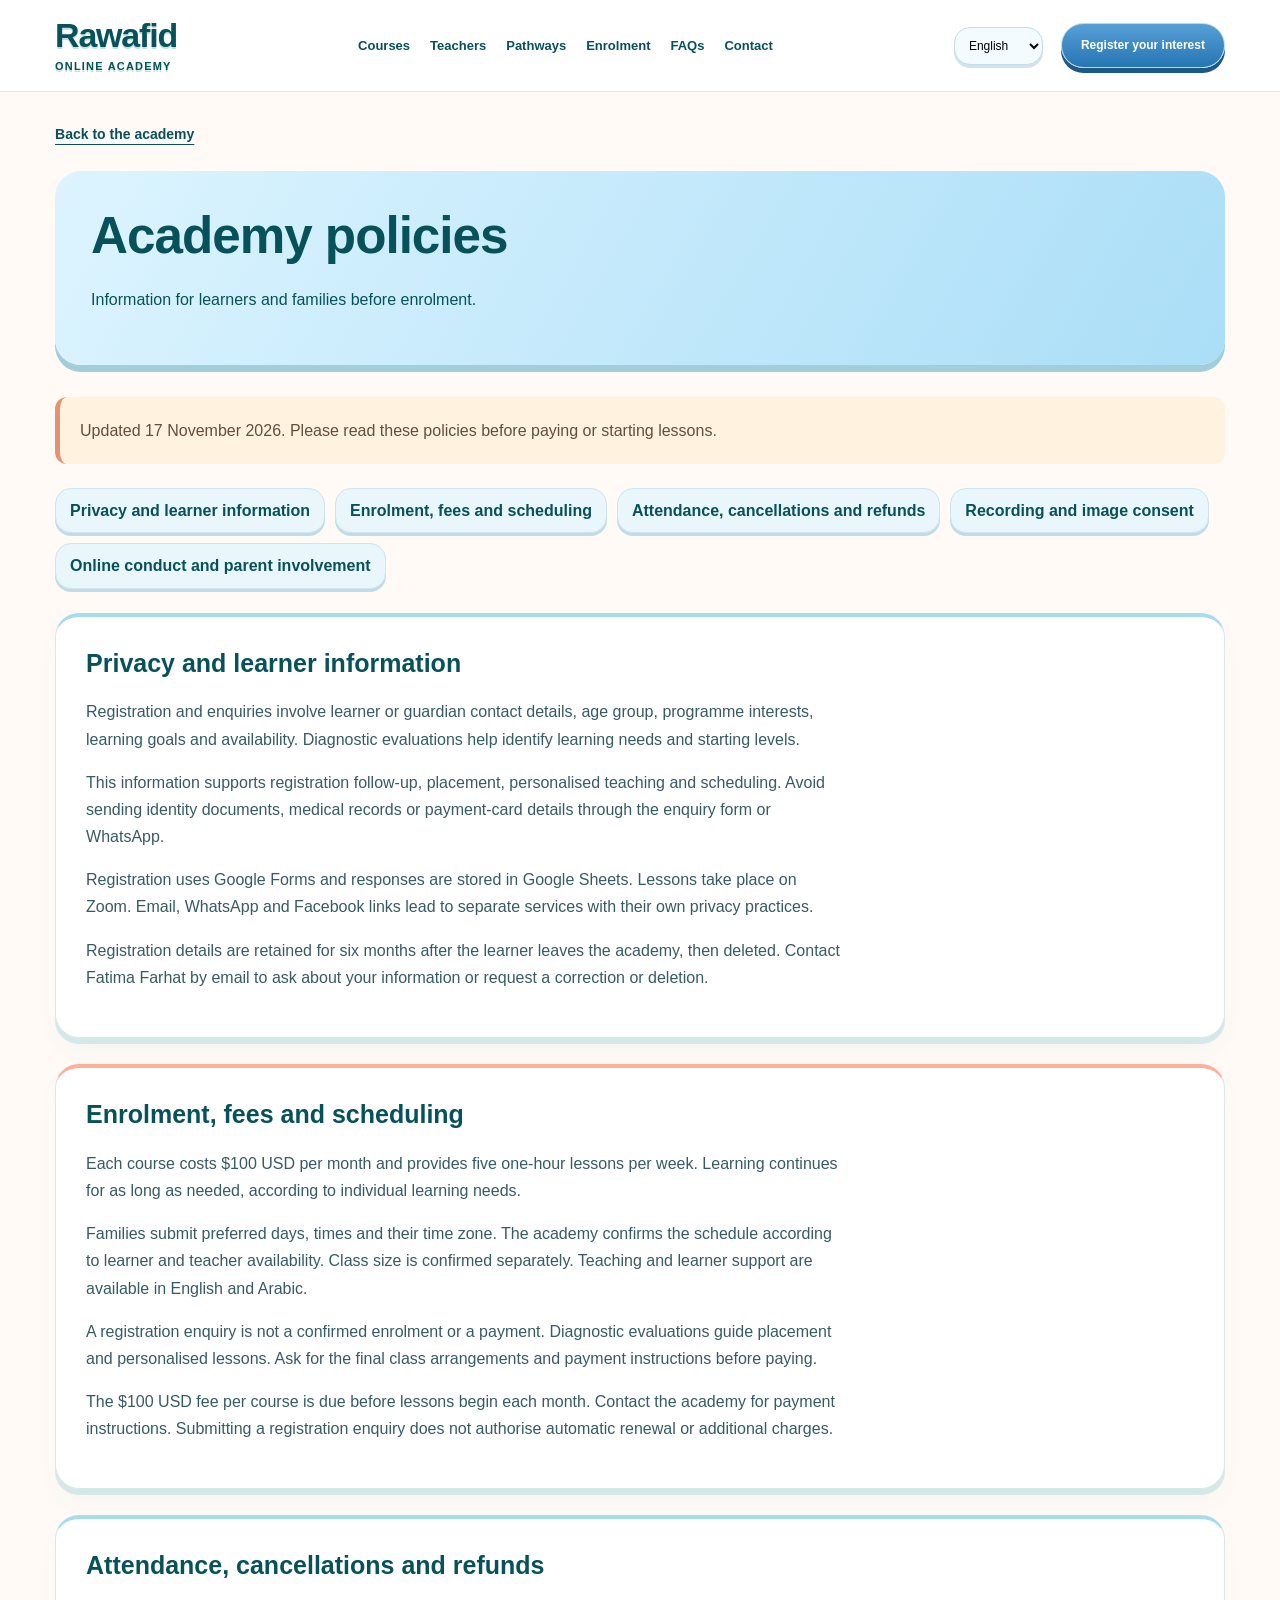
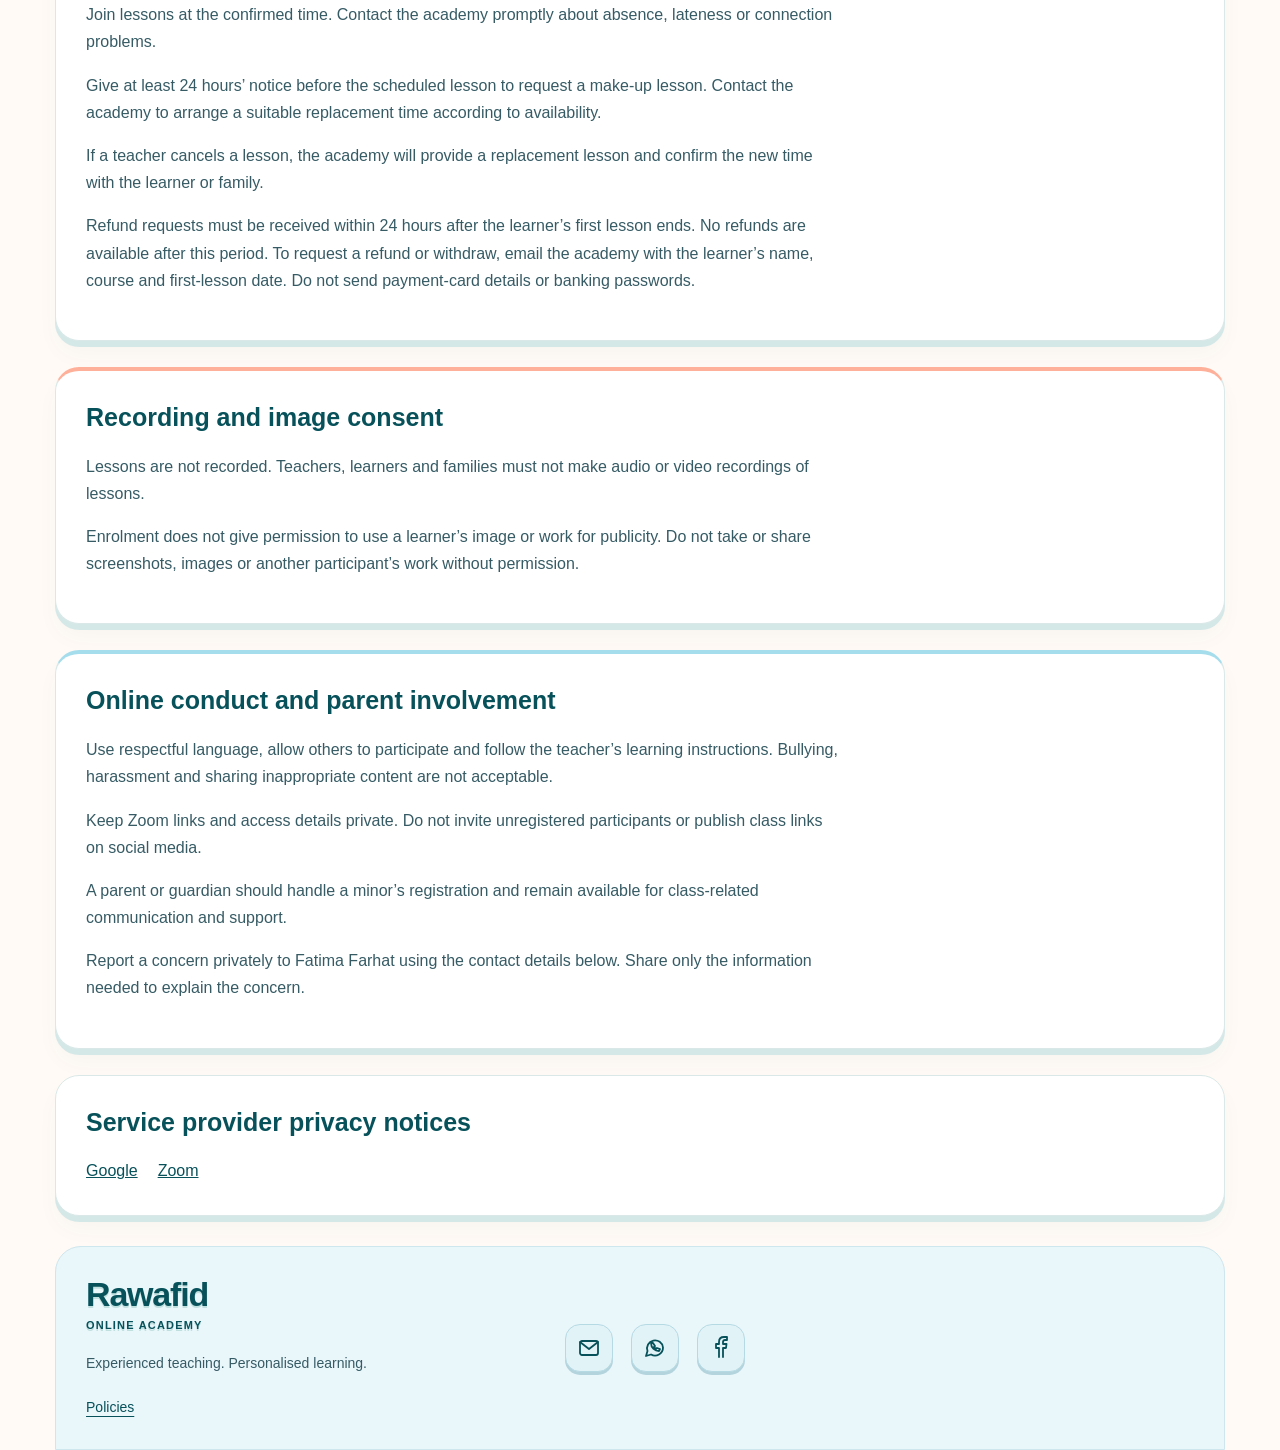
<file: policies.html>
<!doctype html><html lang="en"><head><meta charset="utf-8"><meta name="viewport" content="width=device-width,initial-scale=1"><title>Policies | Rawafid Online Academy</title><link rel="stylesheet" href="assets/programmes.css"><style>.policy-nav{display:flex;flex-wrap:wrap;gap:10px;margin:24px 0}.policy-nav a{padding:8px 14px;background:#e5edd8;border-radius:16px}.review{border-inline-start:5px solid #b69548;background:#fff8e7;padding:20px;border-radius:12px;margin:24px 0}.policy-card{scroll-margin-top:24px}.policy-card p{max-width:85ch}.policy-hero{padding:30px 0 0}.policy-providers{display:flex;gap:20px;flex-wrap:wrap}.policy-providers a{text-decoration:underline}</style><link rel="stylesheet" href="assets/academy-theme.css"></head><body class="academy-page"><header><a class="brand" href="index.html">Rawafid <span>Online Academy</span></a><select id="language" aria-label="Language"><option value="en">English</option><option value="ar">العربية</option><option value="fr">Français</option><option value="es">Español</option></select></header><main id="page"><h1>Academy policies</h1></main><script src="assets/academy-chrome.js"></script><script src="assets/policies-data.js"></script><script src="assets/policies.js"></script><script src="assets/academy-identity.js"></script><script src="assets/registration-options.js"></script></body></html>
</file>
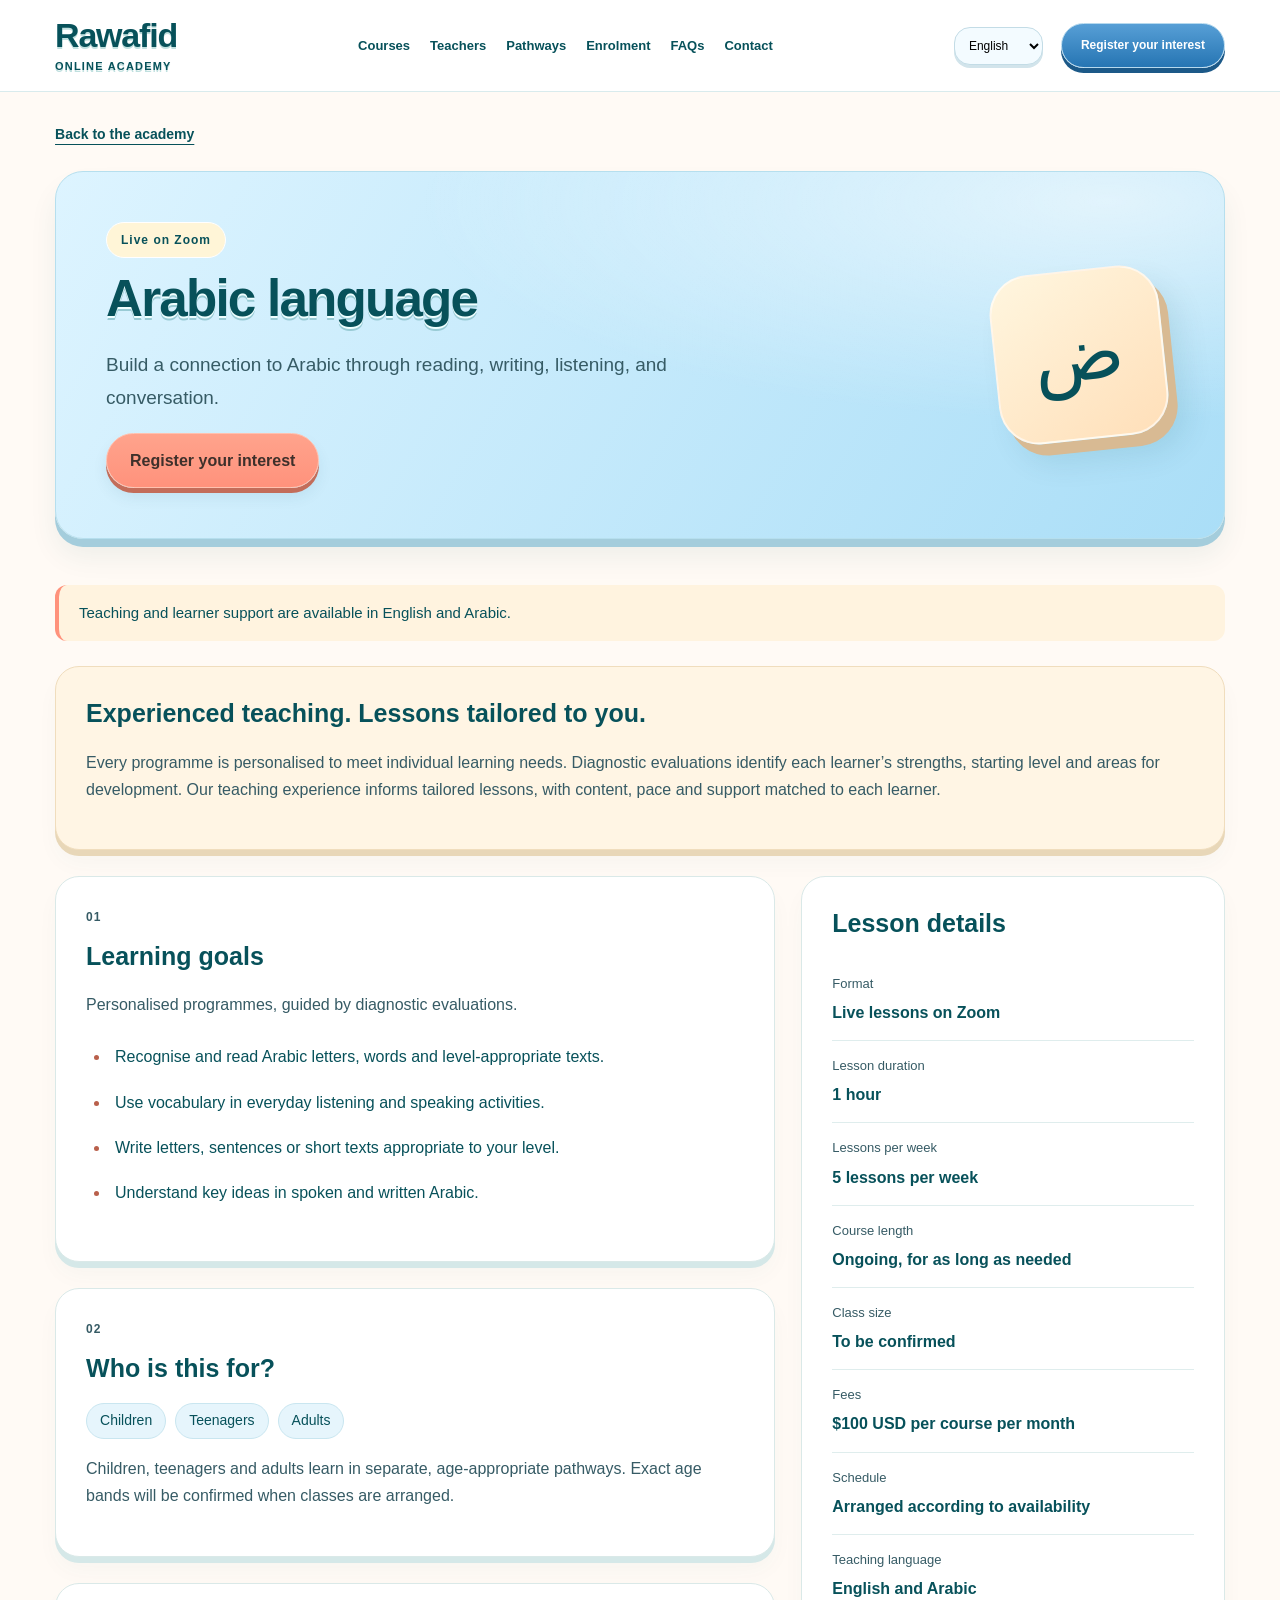
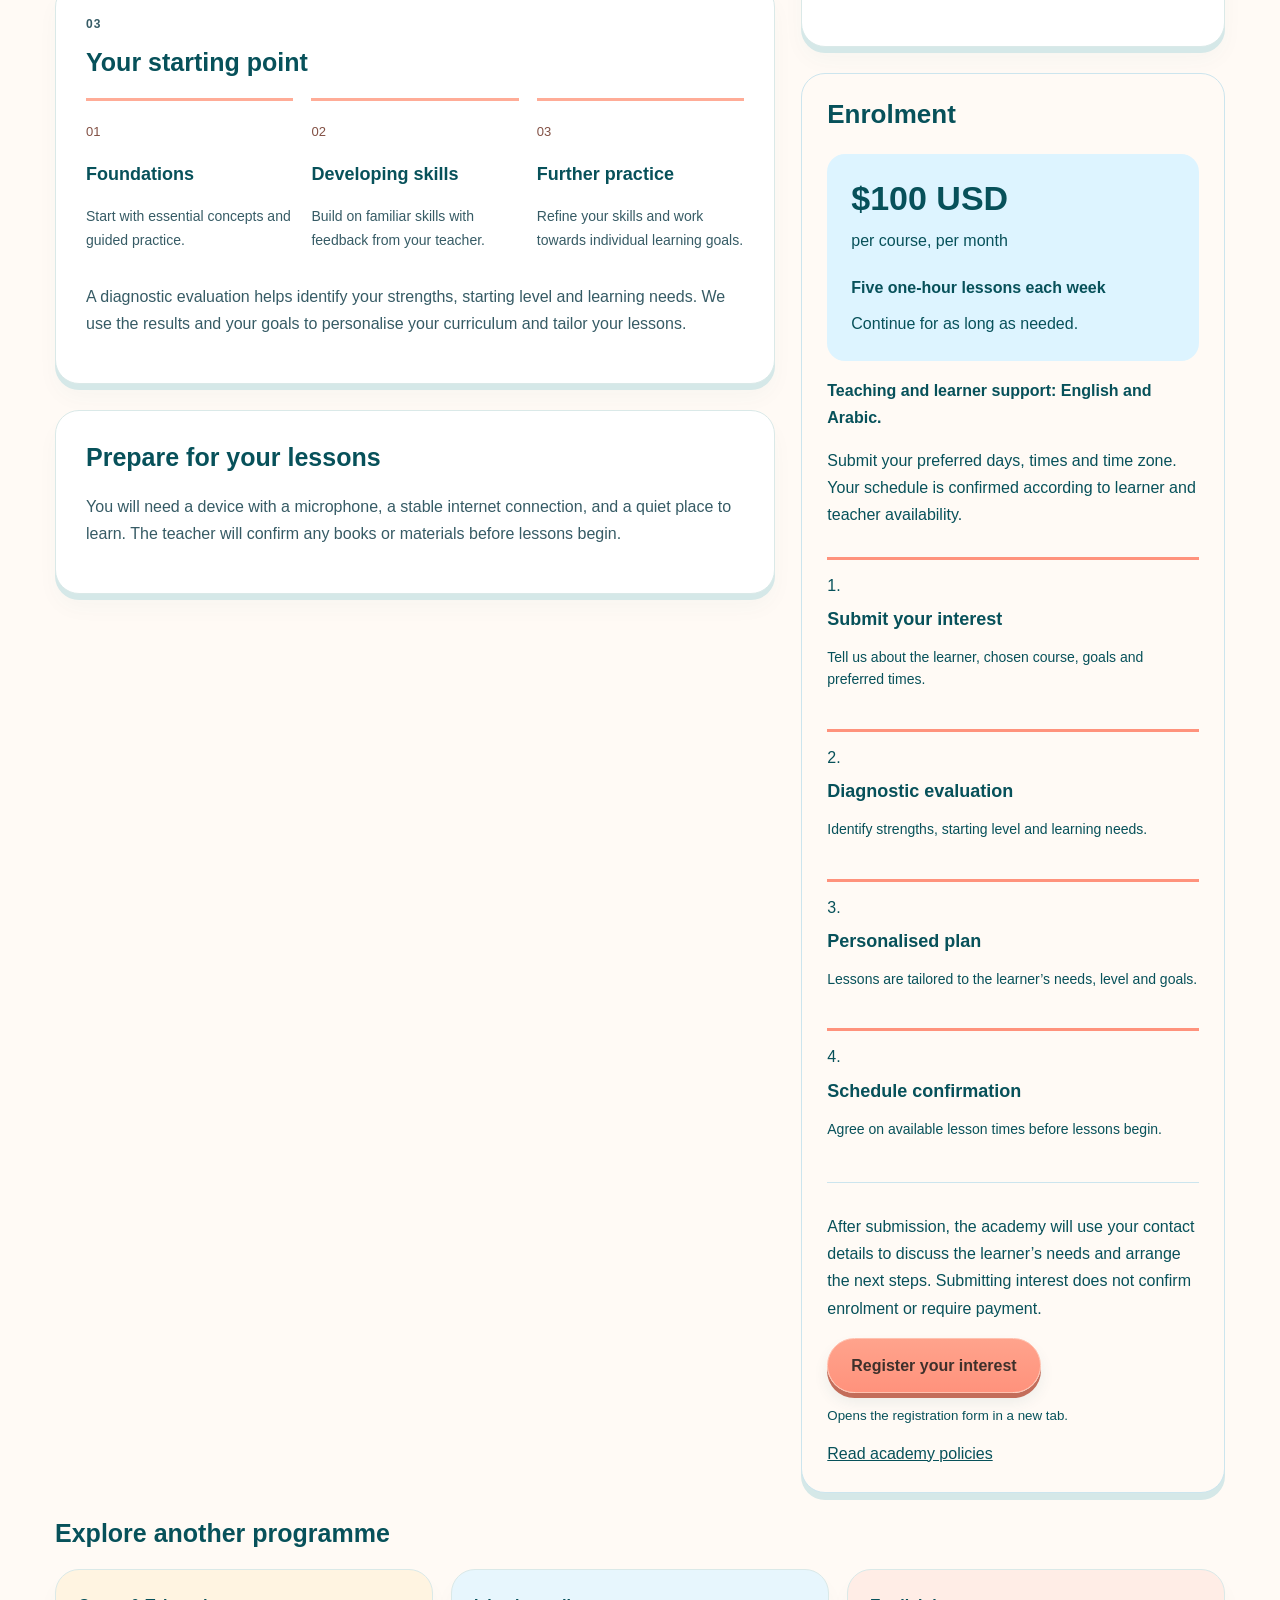
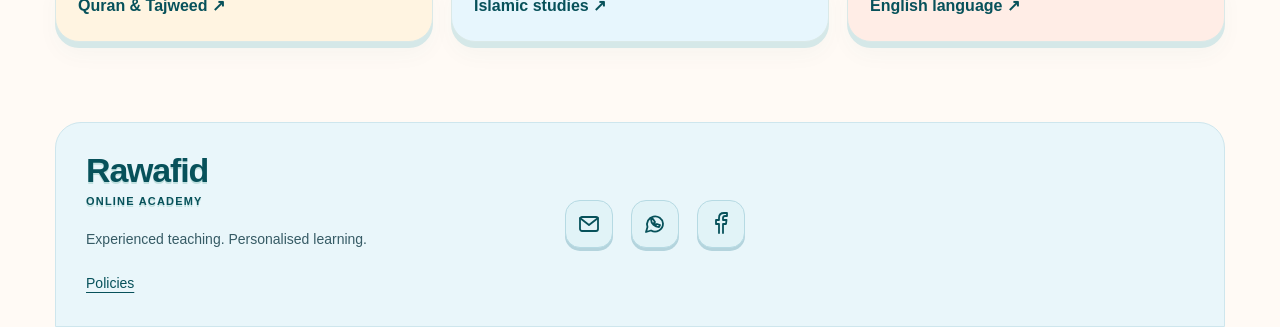
<file: programmes/arabic.html>
<!doctype html><html lang="en"><head><meta charset="utf-8"><meta name="viewport" content="width=device-width,initial-scale=1"><title>Arabic Language | Rawafid Online Academy</title><meta name="description" content="Explore Arabic Language at Rawafid Online Academy: learning goals, age groups, levels and live Zoom lesson details."><link rel="stylesheet" href="../assets/programmes.css"><link rel="stylesheet" href="../assets/academy-theme.css"></head><body class="academy-page" data-programme="2"><header><a class="brand" href="../index.html"><img src="../assets/rawafid-cursor.png" alt="">Rawafid <span>Online Academy</span></a><select id="language" aria-label="Language"><option value="en">English</option><option value="ar">العربية</option><option value="fr">Français</option><option value="es">Español</option></select></header><main id="page"><h1>Arabic Language</h1><p>Live Zoom lessons for children, teenagers and adults.</p></main><script src="../assets/academy-chrome.js"></script><script src="../assets/programme-content.js"></script><script src="../assets/programme-data.js"></script><script src="../assets/programmes.js"></script><script src="../assets/academy-identity.js"></script><script src="../assets/academy-enrolment.js"></script><script src="../assets/registration-options.js"></script></body></html>
</file>
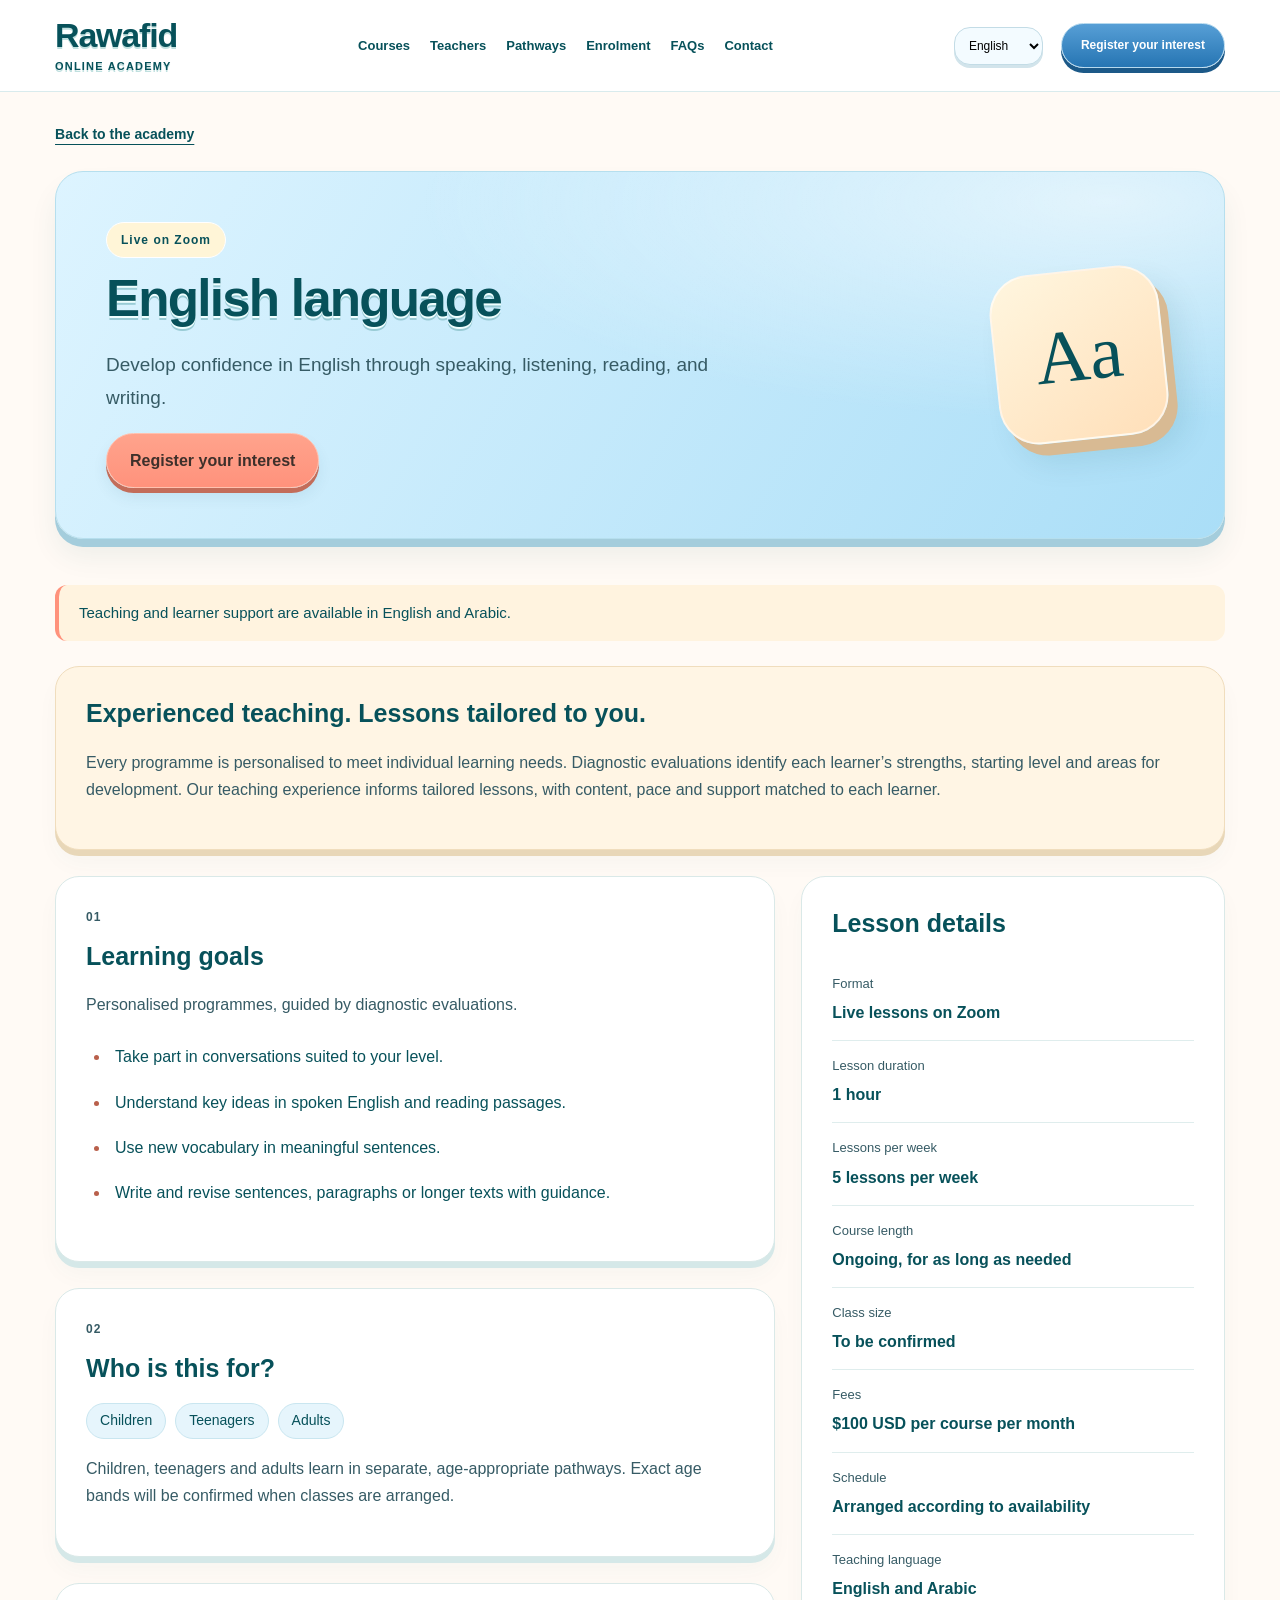
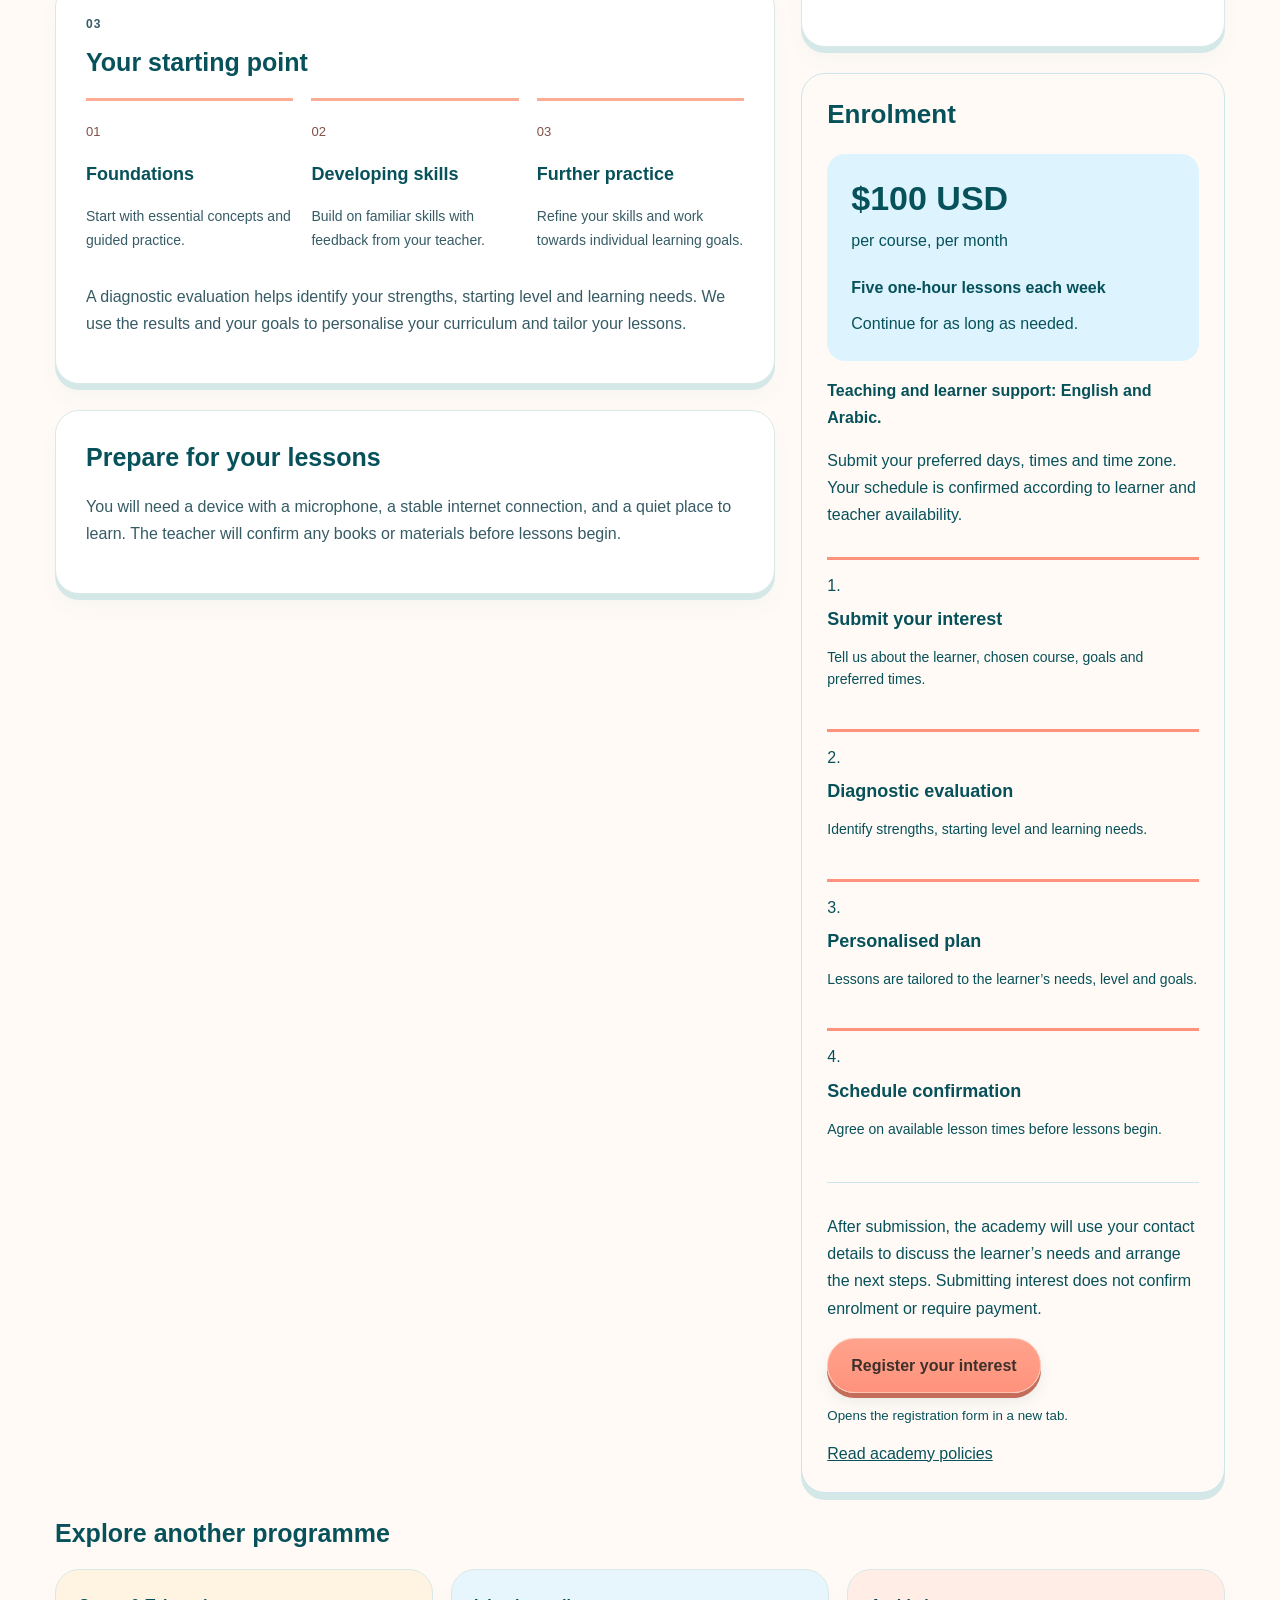
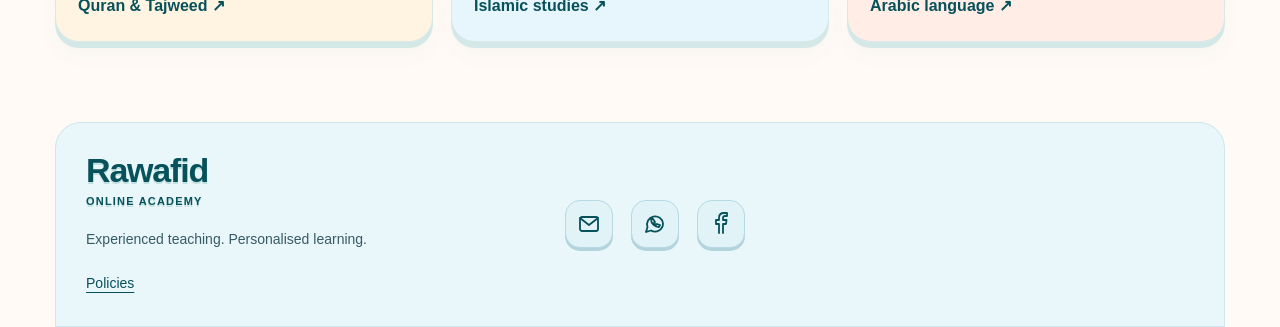
<file: programmes/english.html>
<!doctype html><html lang="en"><head><meta charset="utf-8"><meta name="viewport" content="width=device-width,initial-scale=1"><title>English Language | Rawafid Online Academy</title><meta name="description" content="Explore English Language at Rawafid Online Academy: learning goals, age groups, levels and live Zoom lesson details."><link rel="stylesheet" href="../assets/programmes.css"><link rel="stylesheet" href="../assets/academy-theme.css"></head><body class="academy-page" data-programme="3"><header><a class="brand" href="../index.html"><img src="../assets/rawafid-cursor.png" alt="">Rawafid <span>Online Academy</span></a><select id="language" aria-label="Language"><option value="en">English</option><option value="ar">العربية</option><option value="fr">Français</option><option value="es">Español</option></select></header><main id="page"><h1>English Language</h1><p>Live Zoom lessons for children, teenagers and adults.</p></main><script src="../assets/academy-chrome.js"></script><script src="../assets/programme-content.js"></script><script src="../assets/programme-data.js"></script><script src="../assets/programmes.js"></script><script src="../assets/academy-identity.js"></script><script src="../assets/academy-enrolment.js"></script><script src="../assets/registration-options.js"></script></body></html>
</file>
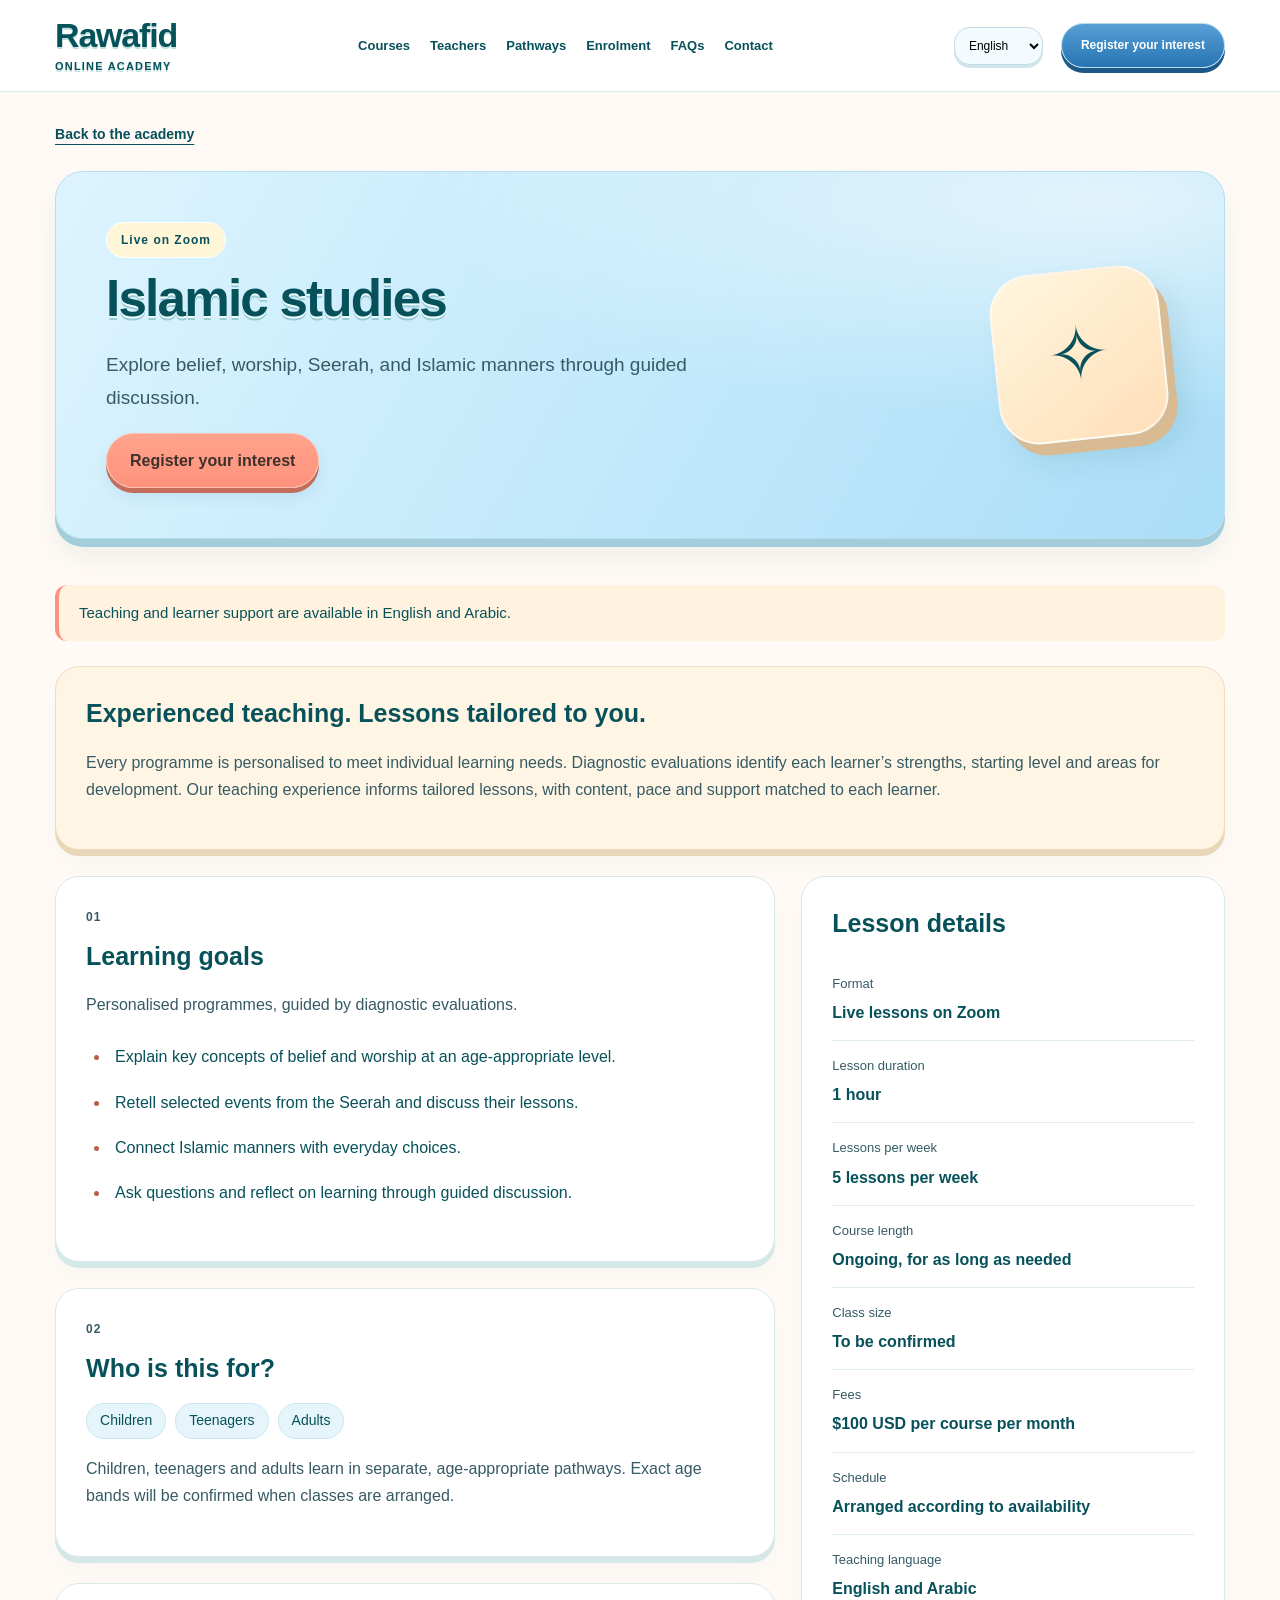
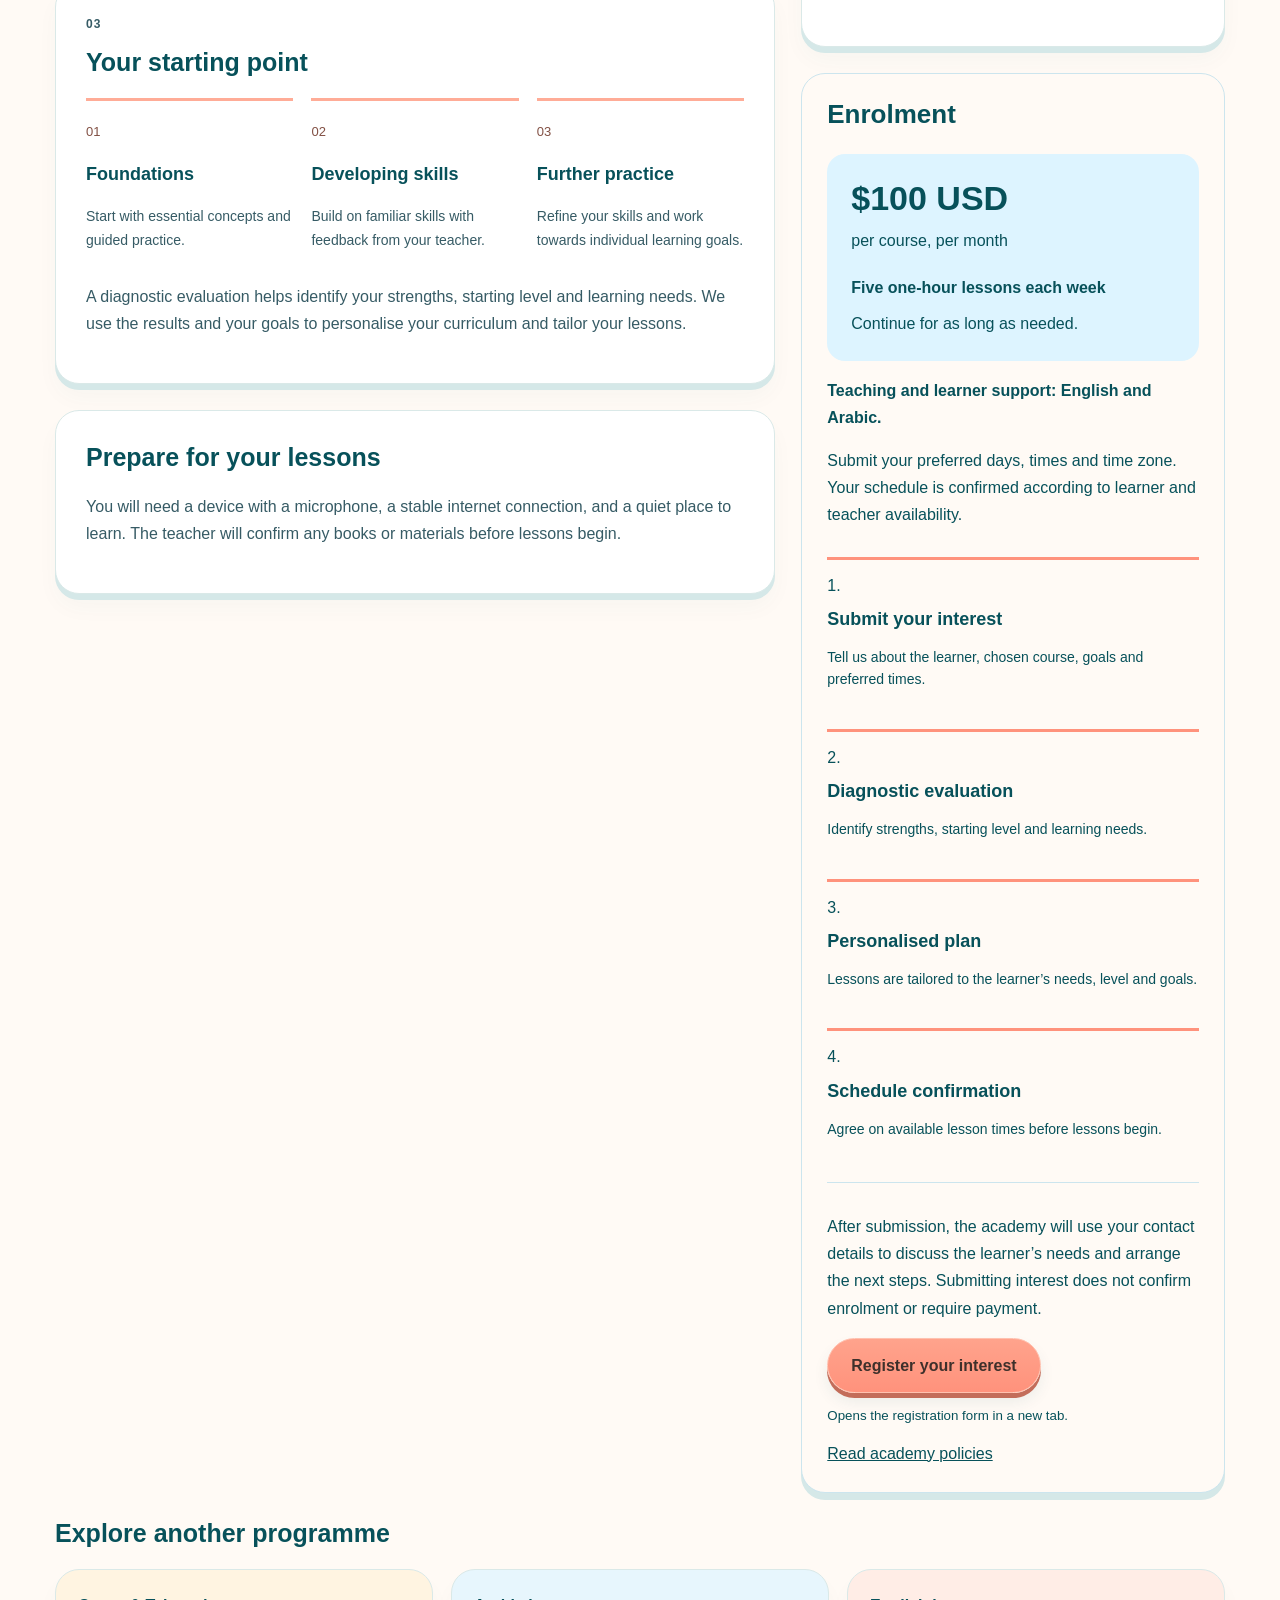
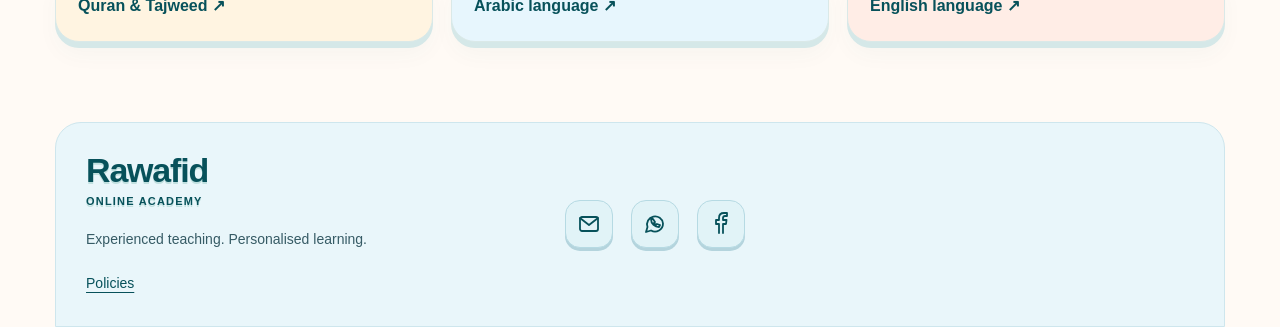
<file: programmes/islamic-studies.html>
<!doctype html><html lang="en"><head><meta charset="utf-8"><meta name="viewport" content="width=device-width,initial-scale=1"><title>Islamic Studies | Rawafid Online Academy</title><meta name="description" content="Explore Islamic Studies at Rawafid Online Academy: learning goals, age groups, levels and live Zoom lesson details."><link rel="stylesheet" href="../assets/programmes.css"><link rel="stylesheet" href="../assets/academy-theme.css"></head><body class="academy-page" data-programme="1"><header><a class="brand" href="../index.html"><img src="../assets/rawafid-cursor.png" alt="">Rawafid <span>Online Academy</span></a><select id="language" aria-label="Language"><option value="en">English</option><option value="ar">العربية</option><option value="fr">Français</option><option value="es">Español</option></select></header><main id="page"><h1>Islamic Studies</h1><p>Live Zoom lessons for children, teenagers and adults.</p></main><script src="../assets/academy-chrome.js"></script><script src="../assets/programme-content.js"></script><script src="../assets/programme-data.js"></script><script src="../assets/programmes.js"></script><script src="../assets/academy-identity.js"></script><script src="../assets/academy-enrolment.js"></script><script src="../assets/registration-options.js"></script></body></html>
</file>
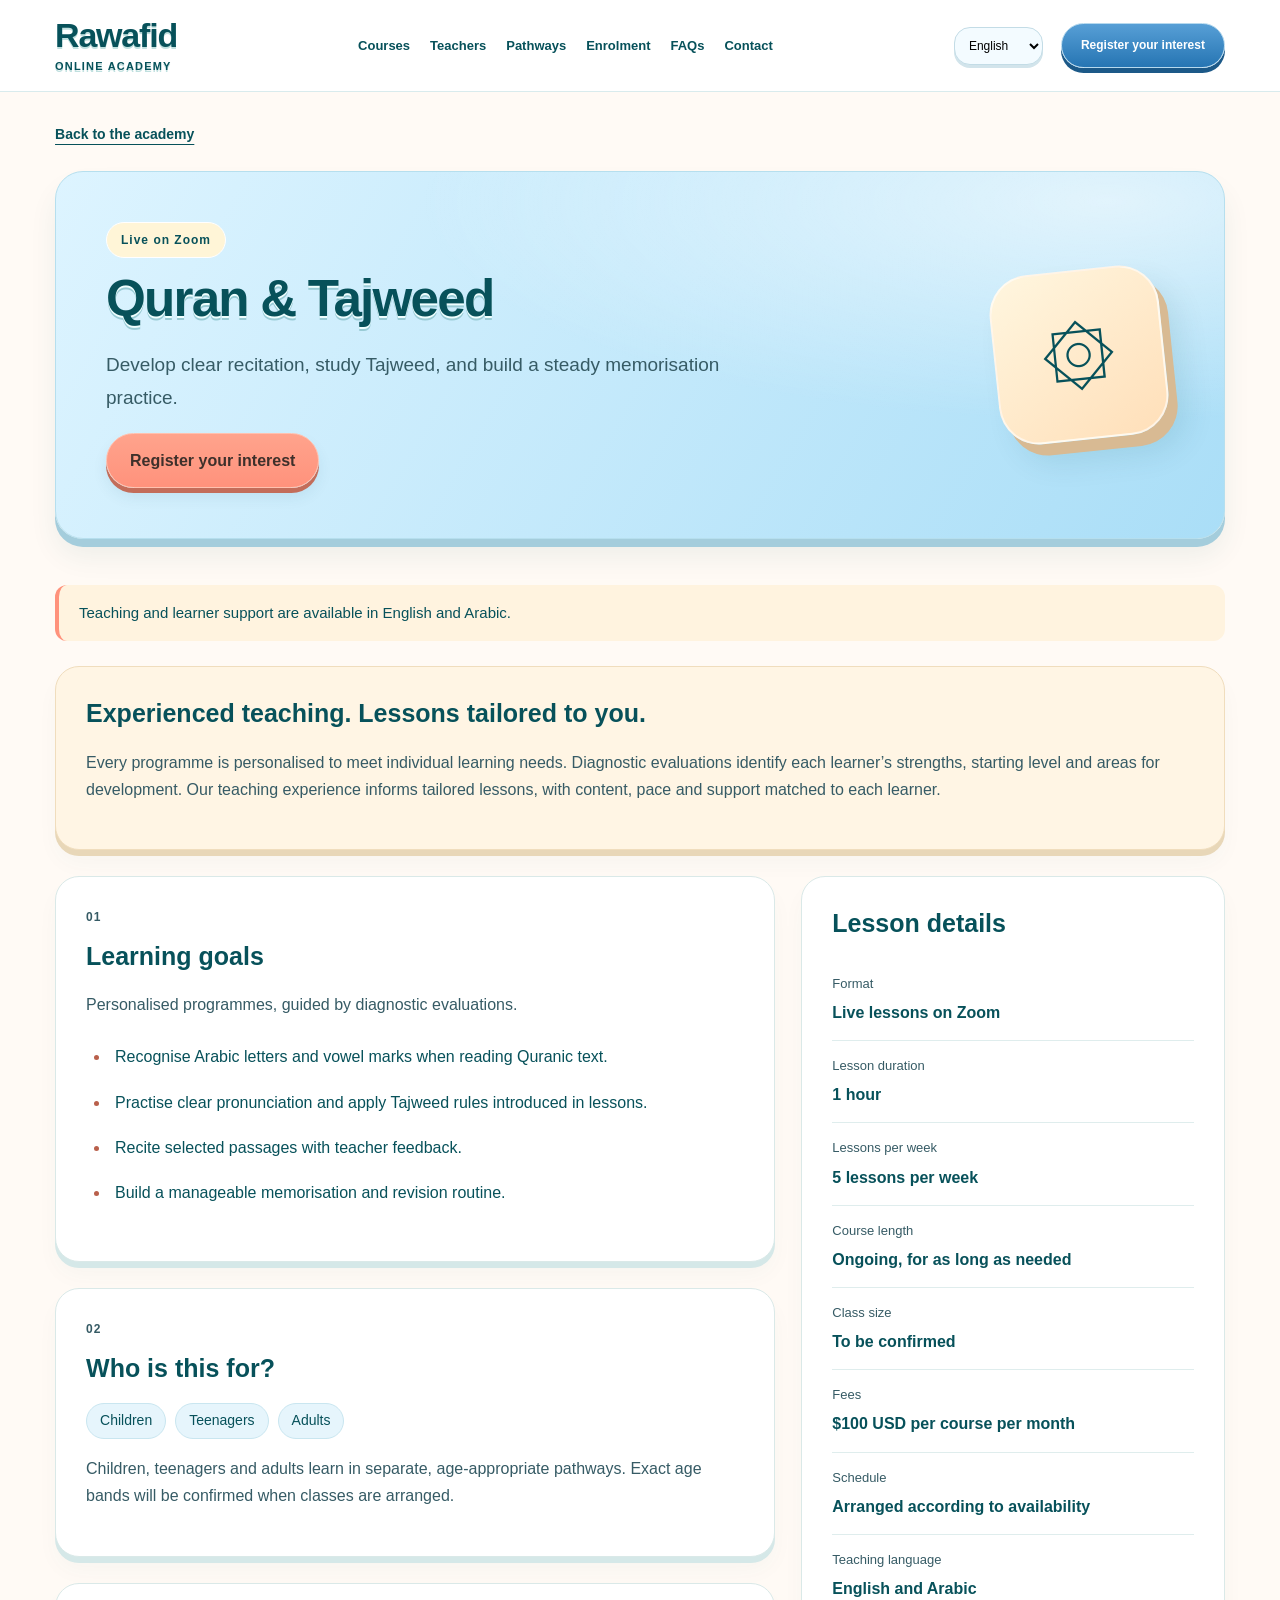
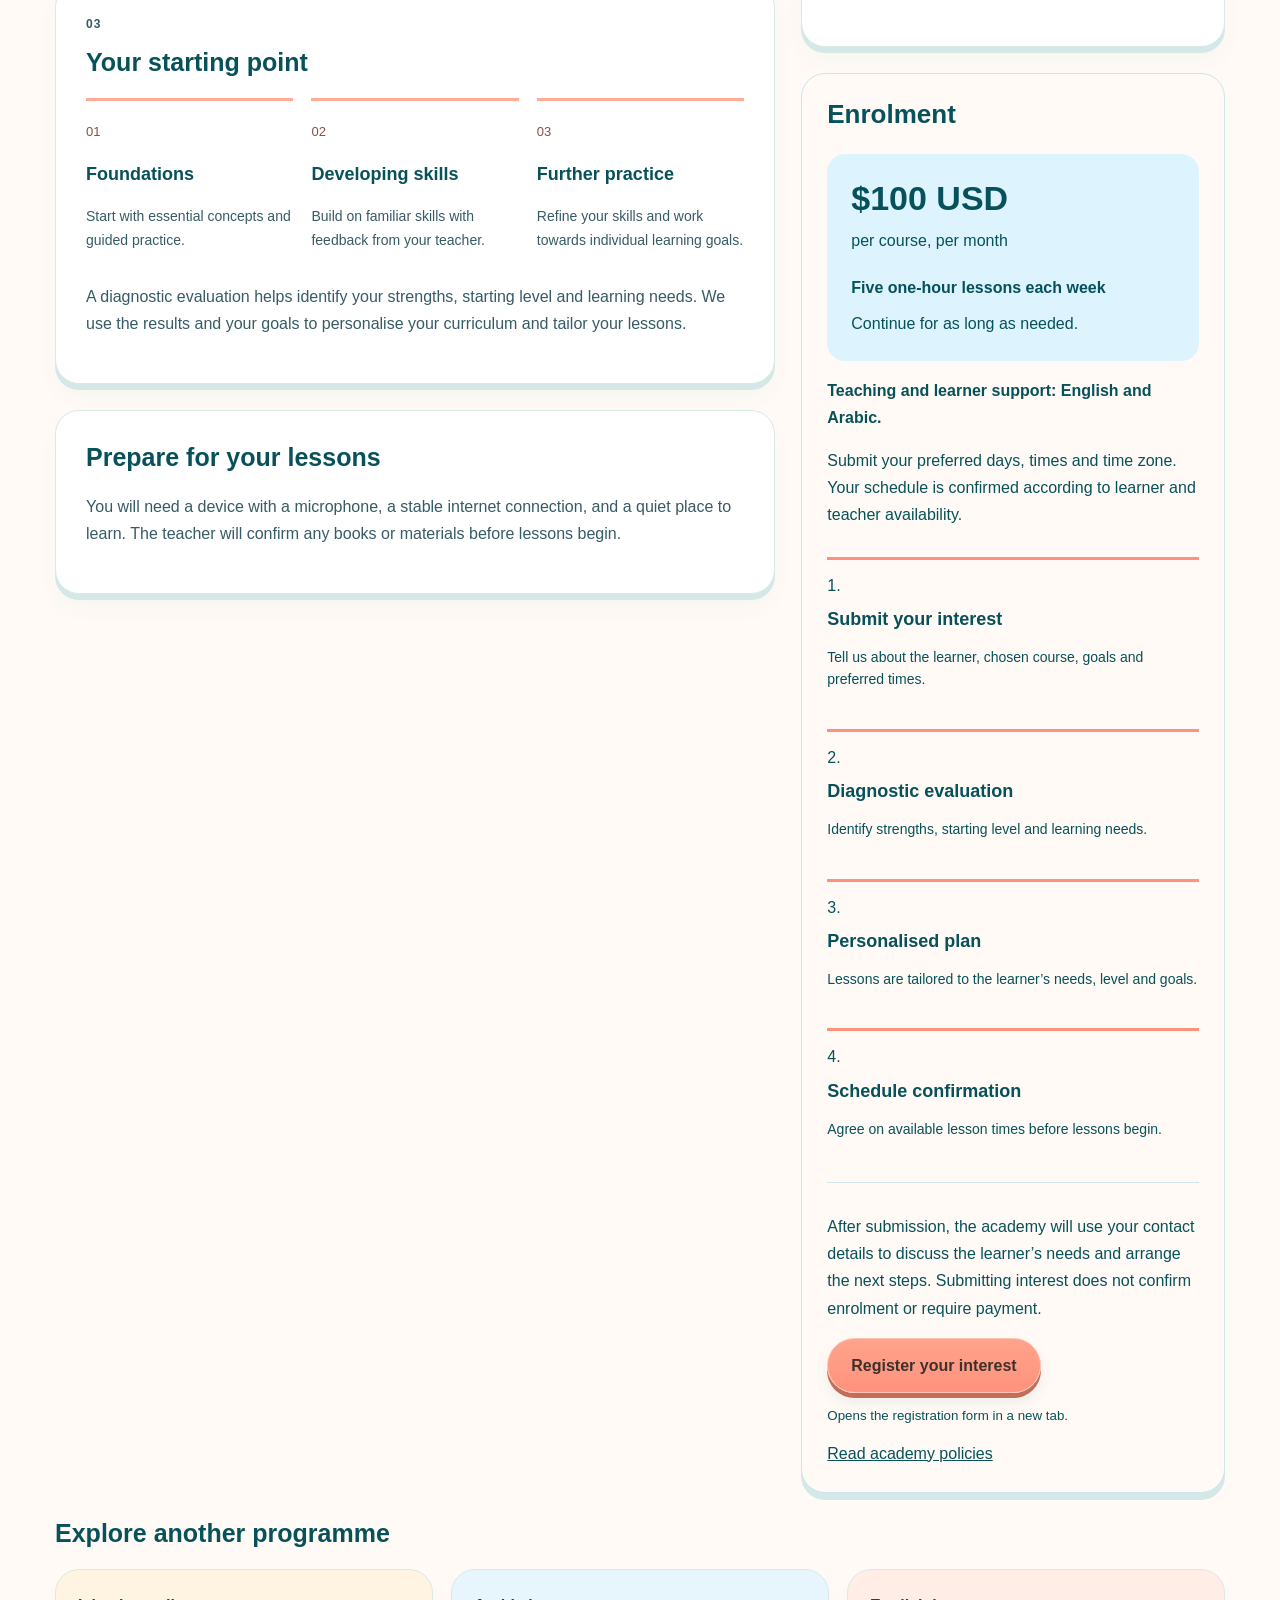
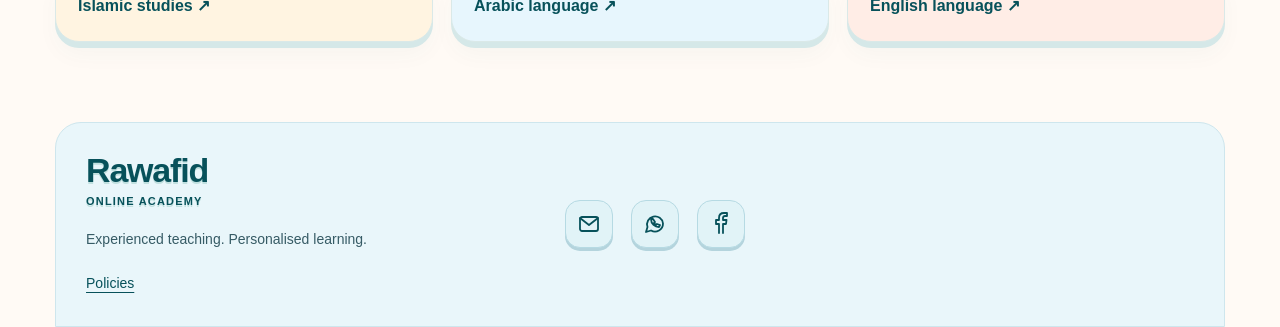
<file: programmes/quran-tajweed.html>
<!doctype html><html lang="en"><head><meta charset="utf-8"><meta name="viewport" content="width=device-width,initial-scale=1"><title>Quran & Tajweed | Rawafid Online Academy</title><meta name="description" content="Explore Quran & Tajweed at Rawafid Online Academy: learning goals, age groups, levels and live Zoom lesson details."><link rel="stylesheet" href="../assets/programmes.css"><link rel="stylesheet" href="../assets/academy-theme.css"></head><body class="academy-page" data-programme="0"><header><a class="brand" href="../index.html"><img src="../assets/rawafid-cursor.png" alt="">Rawafid <span>Online Academy</span></a><select id="language" aria-label="Language"><option value="en">English</option><option value="ar">العربية</option><option value="fr">Français</option><option value="es">Español</option></select></header><main id="page"><h1>Quran & Tajweed</h1><p>Live Zoom lessons for children, teenagers and adults.</p></main><script src="../assets/academy-chrome.js"></script><script src="../assets/programme-content.js"></script><script src="../assets/programme-data.js"></script><script src="../assets/programmes.js"></script><script src="../assets/academy-identity.js"></script><script src="../assets/academy-enrolment.js"></script><script src="../assets/registration-options.js"></script></body></html>
</file>
<file: assets/academy-theme.css>
:root{--academy-sky:#cceeff;--academy-teal:#07515a;--academy-coral:#ff927c;--academy-cream:#fffaf5;--academy-muted:#365b65}
.academy-page{background:var(--academy-cream);color:var(--academy-teal);font-family:Arial,sans-serif}
.academy-page header{background:white;border-bottom:1px solid #d9ebed;display:flex;align-items:center;flex-wrap:wrap;padding:18px 4.3vw;gap:18px}
.academy-page header .brand,.academy-page .footer-brand .brand{font:900 34px/1 Arial,sans-serif;letter-spacing:-1.2px;color:var(--academy-teal);text-shadow:0 2px 0 #c0e0df;flex-shrink:0}
.academy-page .brand-name{font:inherit;letter-spacing:inherit}
.academy-page .brand-name small{display:block;font:800 11px/1.2 Arial,sans-serif;letter-spacing:1.2px;margin-top:8px;text-transform:uppercase}
.academy-page .academy-nav{display:flex;gap:20px;flex:1;justify-content:center;flex-wrap:wrap;font-size:13px;font-weight:800}
.academy-page .academy-nav a{padding:7px 0}.academy-page .academy-nav a:hover{color:#087f8a;text-decoration:underline;text-underline-offset:6px}
.academy-page header select{background:#f3fbff;border:1px solid #c3dce6;box-shadow:0 3px 0 #d2e4eb;border-radius:16px;font-size:12px;max-width:125px}
.academy-page .button{border-radius:28px;background:linear-gradient(#ffa38c,#ff927c);border:1px solid #ffc1af;color:#3e302b;box-shadow:0 5px 0 #c36d5a,0 9px 15px #07515a14;font-weight:800}
.academy-page .button:hover{background:#ffac97;transform:translateY(-2px)}
.academy-page header .header-register{background:linear-gradient(#579fd6,#2675b3);color:#fff;box-shadow:0 5px 0 #1c5988;padding:11px 19px;font-size:12px;border-color:#b6d9ee}
.academy-page main{max-width:1400px;padding:28px 4.3vw 0}
.academy-page .back{font-size:14px;font-weight:700}
.academy-page .hero{background:radial-gradient(ellipse at 90% 8%,#fff9 0,transparent 46%),linear-gradient(120deg,#ddf4ff,#aadef7);color:var(--academy-teal);border:1px solid #b6dfee;box-shadow:0 8px 0 #a4cddc,0 18px 28px #07515a12;border-radius:28px}
.academy-page .hero .eyebrow{color:#07515a;background:#fff5d7;border:1px solid #fff;padding:7px 14px;border-radius:24px;display:inline-block}
.academy-page .hero h1{font-weight:900;letter-spacing:-1.8px;text-shadow:0 2px 0 #efffff,0 4px 0 #99cbd5}
.academy-page .hero .intro{color:var(--academy-muted)}
.academy-page .emblem{background:linear-gradient(145deg,#fff6df,#ffdfb9);color:#07515a;box-shadow:8px 12px 0 #d8ba93,16px 20px 30px #07515a1c;border:2px solid #fff9}
.academy-page .card{border:1px solid #dae9e8;border-radius:24px;box-shadow:0 6px 0 #d5e8e8,0 14px 22px #07515a08}
.academy-page .card h2,.academy-page .card h3{color:var(--academy-teal)}.academy-page .card p,.academy-page dt{color:var(--academy-muted)}
.academy-page .personalised{background:#fff5e4;border-color:#f0ddbd;box-shadow:0 6px 0 #e8d7b8,0 14px 22px #07515a08}
.academy-page .chips span{background:#e6f5fc;border:1px solid #c9e6f0;color:#07515a}.academy-page .levels article{border-top-color:#ffac97}.academy-page .levels article>span{color:#825044}
.academy-page .outcomes li::marker{color:#b9604b}.academy-page .register{background:#e8f7fd}.academy-page dl div{border-color:#dfeded}
.academy-page .related a:nth-child(1){background:#fff4e1}.academy-page .related a:nth-child(2){background:#e7f6fd}.academy-page .related a:nth-child(3){background:#ffede6}
.academy-page .policy-hero{background:linear-gradient(120deg,#ddf4ff,#aadef7);padding:36px;border-radius:26px;box-shadow:0 7px 0 #a4cddc;margin-bottom:32px}.academy-page .policy-hero h1{font-weight:900;letter-spacing:-1px}
.academy-page .policy-nav a{background:#e9f7fc;border:1px solid #cce5ee;box-shadow:0 3px 0 #c2dce5;font-weight:700;color:#07515a}
.academy-page .review{background:#fff3df;border-inline-start-color:#e69270;color:#654d3a}.academy-page .policy-card{border-top:4px solid #a6ddec}.academy-page .policy-card:nth-of-type(even){border-top-color:#ffb09a}
.academy-page .academy-footer{background:#e9f6fa;color:#07515a;border:1px solid #cee6ed;border-radius:26px 26px 0 0;padding:30px;display:grid;grid-template-columns:1fr 1.4fr;gap:30px;margin-top:30px}
.academy-page .footer-brand p{font-size:14px;color:#365b65;margin:20px 0}.academy-page .footer-brand>a:last-child{font-size:14px;text-decoration:underline;text-underline-offset:4px}
.academy-page .footer-contact{border:0;padding:0;align-content:center;gap:18px}.academy-page .footer-contact a{font-weight:700}.academy-page .footer-contact small{color:#365b65}
.academy-page a:focus-visible,.academy-page select:focus-visible{outline:3px solid #0a7785;outline-offset:5px}
body:not(.academy-page) footer{background:#e9f6fa!important;color:#07515a!important;border-top:1px solid #cee6ed}
body:not(.academy-page) footer a,body:not(.academy-page) footer p,body:not(.academy-page) footer .preview-note{color:#07515a!important}
@media(max-width:1150px){.academy-page .academy-nav{order:4;flex-basis:100%;justify-content:center}.academy-page header .brand{margin-inline-end:auto}}
@media(max-width:650px){.academy-page header{gap:12px;padding:16px 18px}.academy-page header .brand{font-size:27px}.academy-page header .brand small{font-size:9px}.academy-page header select{padding:8px;font-size:11px}.academy-page header .header-register{padding:9px 13px;font-size:11px}.academy-page .academy-nav{gap:8px 17px;font-size:12px}.academy-page main{padding:24px 18px 0}.academy-page .hero{padding:27px}.academy-page .hero h1{letter-spacing:-1px}.academy-page .policy-hero{padding:26px}.academy-page .academy-footer{grid-template-columns:1fr;padding:25px;gap:24px}.academy-page .footer-contact{flex-direction:column;align-items:flex-start}}
@media(prefers-reduced-motion:reduce){.academy-page .button,.academy-page .related a{transition:none}}
.academy-identity{background:#fffaf5;padding:42px max(4.3vw,20px);display:grid;grid-template-columns:1fr 2fr;gap:36px;border-block:1px solid #e0eceb;color:#07515a}.identity-intro>p{font-size:12px;font-weight:800;letter-spacing:1.2px;text-transform:uppercase;color:#48686c;margin:0 0 12px}.identity-intro h2{font-size:clamp(25px,2.3vw,34px);line-height:1.15;letter-spacing:-.6px;margin:0;max-width:330px}.identity-steps{display:grid;grid-template-columns:repeat(3,1fr);gap:24px}.identity-steps article{border-inline-start:3px solid #ff927c;padding-inline-start:18px}.identity-steps article:nth-child(2){border-color:#80cbe9}.identity-steps article:nth-child(3){border-color:#27959c}.identity-steps span{font-size:12px;font-weight:800;color:#526e73}.identity-steps h3{font-size:19px;margin:8px 0}.identity-steps p{font-size:14px;line-height:1.6;margin:0;color:#365b65}.approved-copy .academy-tagline{font-size:clamp(23px,2.3vw,33px)}
@media(max-width:850px){.academy-identity{grid-template-columns:1fr;gap:25px}.identity-intro h2{max-width:none}}@media(max-width:550px){.identity-steps{grid-template-columns:1fr;gap:22px}.academy-identity{padding-block:30px}}[dir=rtl] .identity-intro h2{letter-spacing:0}

.academy-page .teaching-support{background:#fff3df;border-inline-start:4px solid #ff927c;border-radius:12px;padding:16px 20px;font-size:15px;line-height:1.6;color:#07515a;margin:25px 0;}
.enrolment-overview{background:#fffaf5;border:1px solid #cce5ee;border-radius:24px;padding:clamp(22px,4vw,45px);color:#07515a;box-shadow:0 7px 0 #d5e8e8}.enrolment-overview h2{font:800 32px/1.2 Arial,sans-serif;margin:0 0 24px}.enrolment-facts{display:grid;grid-template-columns:1fr 1fr;gap:20px;background:#ddf4ff;border-radius:18px;padding:24px}.enrolment-facts strong{display:block;font:900 34px/1.2 Arial,sans-serif}.enrolment-facts span{display:block;margin-top:8px}.enrolment-support{font-weight:800}.enrolment-steps{display:grid;grid-template-columns:repeat(4,1fr);gap:24px;padding:0;list-style-position:inside;margin:28px 0}.enrolment-steps li{border-top:3px solid #ff927c;padding-top:12px}.enrolment-steps h3{font-size:18px;margin:8px 0}.enrolment-steps p{font-size:14px;line-height:1.6}.enrolment-next{border-top:1px solid #cce5ee;padding-top:14px}.enrolment-next small,.enrolment-policy{display:block;margin-top:12px}.enrolment-policy{text-decoration:underline}.academy-page .enrolment-facts,.academy-page .enrolment-steps{grid-template-columns:1fr}.academy-page .enrolment-overview{padding:25px}.academy-page .enrolment-overview h2{font-size:26px}@media(max-width:700px){.enrolment-facts,.enrolment-steps{grid-template-columns:1fr}.site-nav .navtools .button{max-width:140px;white-space:normal;line-height:1.3}}
.age-pathways{padding:60px max(4.3vw,20px);background:#fff;color:#07515a}.pathways-heading{display:flex;align-items:center;justify-content:space-between;gap:24px;margin-bottom:28px}.pathways-heading p{font-size:13px;font-weight:800;margin:0 0 8px}.pathways-heading h2{font:800 clamp(26px,3vw,38px)/1.2 Arial,sans-serif;margin:0}.pathways-heading a{font-weight:700;text-decoration:underline;white-space:nowrap}.pathway-cards{display:grid;grid-template-columns:repeat(3,1fr);gap:24px}.pathway-cards article{background:#fffaf5;border:1px solid #d6e7e8;border-radius:24px;overflow:hidden;box-shadow:0 6px 0 #d5e8e8}.pathway-cards img{display:block;width:100%;height:auto;max-height:235px;object-fit:cover}.pathway-copy{padding:26px}.pathway-copy h3{font:800 27px/1.2 Arial,sans-serif;margin:0 0 14px}.pathway-copy p,.pathway-copy li{font-size:15px;line-height:1.65;color:#365b65}.pathway-copy ul{padding-inline-start:20px;margin-bottom:0}.pathway-copy li+li{margin-top:10px}.pathways-note{font-size:13px;line-height:1.7;max-width:900px;margin:28px 0 0;color:#365b65}@media(max-width:800px){.pathway-cards{grid-template-columns:1fr}.pathways-heading{align-items:flex-start;flex-direction:column}.pathway-cards img{max-height:250px;object-fit:contain}.age-pathways{padding-block:36px}}

.pathway-cards img{aspect-ratio:3/2;max-height:none;object-fit:cover}@media(max-width:800px){.pathway-cards img{max-height:none;object-fit:cover}}

@media(prefers-reduced-motion:reduce){.fly-intro,.fly-intro *,.page-enter main>*{animation:none!important;transition:none!important}.intro-convoy{transform:translate(-50%,-50%)!important}html{scroll-behavior:auto!important}}

.pathway-cards img{height:160px;max-height:160px;aspect-ratio:auto;object-fit:cover}.pathway-cards article:nth-child(1) img{object-position:65% 43%}.pathway-cards article:nth-child(2) img{object-position:50% 35%}.pathway-cards article:nth-child(3) img{object-position:65% 25%}.pathway-copy{padding:20px}.pathway-copy h3{font-size:25px}@media(max-width:800px){.pathway-cards img{height:150px;max-height:150px}}

/* Keep complete photographs visible in compact, consistently sized panels. */
.pathway-cards article img{object-fit:contain;object-position:center!important;background:#e9f6fa;height:160px;max-height:160px;padding:8px;width:100%;box-sizing:border-box}@media(max-width:800px){.pathway-cards article img{height:150px;max-height:150px;object-fit:contain}}

/* Text-led age group cards: no photographs or decorative imagery. */
.pathway-heading{display:flex;align-items:center;gap:16px;padding:26px 24px;background:#ddf3fc;border-bottom:1px solid #cde5eb;min-height:106px}.pathway-heading h3{font:900 clamp(24px,2.5vw,32px)/1.15 Arial,sans-serif;margin:0;color:#07515a;letter-spacing:-.5px}.pathway-number{display:grid;place-items:center;flex:0 0 46px;height:46px;border-radius:15px;background:#fffaf5;color:#07515a;font:800 17px/1 Arial,sans-serif;box-shadow:0 4px 0 #acd2dc;border:1px solid #fff}.pathway-cards article:nth-child(2) .pathway-heading{background:#ffe8df;border-color:#f2d3c5}.pathway-cards article:nth-child(2) .pathway-number{box-shadow:0 4px 0 #e5b7a4}.pathway-cards article:nth-child(3) .pathway-heading{background:#dcefeb;border-color:#c1dfd7}.pathway-cards article:nth-child(3) .pathway-number{box-shadow:0 4px 0 #a9cfc3}.pathway-cards .pathway-copy{padding:24px}.pathway-copy>strong{display:block;font-size:17px;line-height:1.45}.pathway-cards article{background:#fffaf5}.pathway-copy ul{border-top:1px solid #e0e9e5;padding-top:16px}[dir=rtl] .pathway-heading h3{letter-spacing:0}@media(max-width:800px){.pathway-heading{min-height:90px;padding:20px 22px}.pathway-cards{gap:22px}}
.registration-options{width:min(600px,94vw);max-height:90dvh;border:1px solid #b8dce6;border-radius:24px;background:#fffaf5;color:#07515a;padding:28px;overflow:auto;box-sizing:border-box}.registration-options::backdrop{background:#073c4bcc}.registration-options h2{font:800 27px Arial;margin:0 35px 12px 0}.registration-options p{font-size:14px;line-height:1.6}.options-close{float:right;border:0;background:#ddf3fc;border-radius:50%;width:36px;height:36px;font-size:24px}.registration-options fieldset{border:1px solid #c8e3e6;border-radius:12px;margin:18px 0;padding:14px}.registration-options legend,.options-label{font-weight:700}.option-grid{display:flex;flex-wrap:wrap;gap:10px}.option-grid label{padding:9px;background:#e9f6fa;border-radius:9px;cursor:pointer}.option-grid input{accent-color:#07515a}.registration-options select{display:block;width:100%;padding:12px;background:white;border:1px solid #afcfd8;border-radius:10px;margin:8px 0 18px}.registration-options .button{margin-top:10px;background:#ff927c;border:0;border-radius:25px;padding:13px 22px;font-weight:800}.contact-icon{display:inline-flex!important;align-items:center!important;justify-content:center!important;width:48px!important;height:48px!important;min-width:48px;padding:10px!important;background:#e1f3f7!important;color:#07515a!important;border:1px solid #b6dae3!important;border-radius:15px;box-shadow:0 3px 0 #b4d4dd;vertical-align:middle}.contact-icon:hover{background:#ffdfd4!important}.contact-icon:focus-visible{outline:3px solid #07515a;outline-offset:4px}

/* Calm motion: steady readable banner, restrained lift, no touch hover bounce. */
html body .fly-intro .academy-banner{animation:none!important;transform:none!important;rotate:none!important}
html body .fly-intro .intro-prop i{animation-duration:.65s!important}
html body .button,html body .programme,html body .pathway-cards article{transition:transform .24s cubic-bezier(.22,1,.36,1),translate .24s cubic-bezier(.22,1,.36,1),box-shadow .24s ease,background-color .2s ease!important}
@media(hover:hover) and (pointer:fine) and (prefers-reduced-motion:no-preference){
 html body .programme:hover,html body .programme:focus-within,html body .pathway-cards article:hover{transform:translateY(-4px)!important;translate:none!important}
 html body button:not(.island):hover,html body a.button:hover{translate:0 -2px!important}
 html body button:not(.island):active,html body a.button:active{translate:0 1px!important}
}
@media(max-width:600px),(pointer:coarse){
 html body .plane-float,html body .cloudlet,html body .propeller-spin,html body .intro-prop i{animation:none!important}
 html body .plane-position{transform:none!important;translate:none!important}
 html body .programme:hover,html body .programme:focus-within,html body .pathway-cards article:hover,html body button:not(.island):hover,html body a.button:hover{transform:none!important;translate:none!important}
 html.page-enter body main>*{animation:none!important}
}
@media(prefers-reduced-motion:reduce){
 html body *,html body *:before,html body *:after{animation:none!important;transition:none!important;scroll-behavior:auto!important}
 html body .programme:hover,html body .programme:focus-within,html body .pathway-cards article:hover,html body button:not(.island):hover,html body a.button:hover{transform:none!important;translate:none!important}
 html body .reveal{opacity:1!important;transform:none!important}
}

/* Mobile QA: readable cards and controls outside the content viewport. */
@media(max-width:600px){
 html body #replayIntro,html body #motionButton{position:relative!important;inset:auto!important;display:inline-flex!important;vertical-align:middle;margin:12px 16px 24px!important;min-height:44px;z-index:1!important}
 html body .programme p{font-size:14px!important;line-height:1.65!important}
 html body .programme .button{font-size:13px!important;min-height:44px}
}
@media(max-width:400px){
 html body .programme-grid{grid-template-columns:minmax(0,1fr)!important}
 html body .programme h3{font-size:21px!important}
}
</file>
<file: assets/programmes.css>
:root{--ink:#17372c;--deep:#071a15;--lime:#d8ef9a;--paper:#f6f6ef}*{box-sizing:border-box}html{scroll-behavior:smooth;scroll-padding-top:24px}body{margin:0;color:var(--ink);background:var(--paper);font:16px/1.7 Arial,sans-serif}a{color:inherit;text-decoration:none}header{background:white;padding:20px max(6vw,20px);display:flex;align-items:center;justify-content:space-between;gap:20px;border-bottom:1px solid #dbe1d5}.brand{display:flex;gap:10px;align-items:center;font-weight:800;font-size:22px}.brand img{width:32px;height:32px;object-fit:contain}.brand span{font-size:12px;font-weight:400}select{padding:10px;border:1px solid #b2c0b5;border-radius:10px;background:white;font:inherit;max-width:140px}main{max-width:1280px;margin:auto;padding:28px 6vw 0}.back{display:inline-block;margin-bottom:24px;text-decoration:underline;text-underline-offset:5px}.hero{background:var(--deep);color:white;border-radius:30px;padding:50px;display:grid;grid-template-columns:1fr 180px;gap:28px;align-items:center;box-shadow:0 10px 0 #bdd19d,0 22px 30px #17372c18;margin-bottom:46px}.eyebrow{font-size:12px;letter-spacing:1px;font-weight:bold;color:#5b7767;margin:0 0 12px}.hero .eyebrow{color:var(--lime)}h1{font-size:clamp(32px,4vw,56px);line-height:1.15;margin:0 0 20px}h2{font-size:25px;line-height:1.35;margin:0 0 18px}h3{font-size:18px;line-height:1.4}.intro{max-width:650px;font-size:19px;color:#e0e9dc}.button{display:inline-block;padding:13px 23px;border:1px solid #c1d884;background:var(--lime);color:var(--deep);border-radius:14px;box-shadow:0 5px 0 #91a959,0 9px 14px #0002;font-weight:bold;transition:transform .18s}.button:hover{transform:translateY(-2px)}.button:active{transform:translateY(3px)}.emblem{width:170px;height:170px;background:linear-gradient(135deg,#f2f8df,#aacb76);color:#1c5142;font-size:75px;font-family:Georgia,serif;display:grid;place-items:center;border-radius:40px;box-shadow:8px 12px 0 #45624b,16px 20px 30px #0005;transform:rotate(-6deg)}.layout{display:grid;grid-template-columns:minmax(0,1.7fr) minmax(280px,1fr);gap:26px}.card{padding:30px;background:white;border:1px solid #dfe4d7;border-radius:22px;box-shadow:0 6px 0 #e0e5d8,0 12px 20px #17372c08;margin-bottom:26px}.card p{color:#53665b}.outcomes{padding-inline-start:24px}.outcomes li{padding:9px 0 9px 5px}.outcomes li::marker{color:#658c34}.chips{display:flex;flex-wrap:wrap;gap:9px}.chips span{padding:5px 13px;background:#edf3e1;border-radius:25px;font-size:14px}.levels{display:grid;grid-template-columns:repeat(3,1fr);gap:18px}.levels article{border-top:3px solid #c8dfa0;padding-top:16px}.levels article>span{font-size:13px;color:#617c4a}.levels p{font-size:14px}dl{margin:0}dl div{padding:14px 0;border-bottom:1px solid #e6ebdf}dl div:last-child{border:0}dt{font-size:13px;color:#647569}dd{margin:4px 0 0;font-weight:600}.register{background:#edf3e1}.register .button{display:block;text-align:center}.related{padding:24px 0}.related nav{display:grid;grid-template-columns:repeat(3,1fr);gap:18px}.related a{font-weight:bold;padding:22px;transition:transform .18s}.related a:hover{transform:translateY(-4px)}footer{border-top:1px solid #dbe1d5;padding:25px 0;color:#647569;font-size:13px}a:focus-visible,select:focus-visible{outline:3px solid #7a983e;outline-offset:5px}[dir=rtl] .emblem{transform:rotate(6deg)}@media(max-width:850px){.layout{grid-template-columns:1fr}.hero{grid-template-columns:1fr 120px;padding:30px}.emblem{width:115px;height:115px;font-size:55px}.related nav{grid-template-columns:1fr}.related .card{margin-bottom:8px}}@media(max-width:520px){header{padding:14px 18px}.brand{font-size:19px;gap:7px}.brand span{display:none}main{padding:22px 18px 0}.hero{grid-template-columns:1fr;padding:28px;gap:22px}.emblem{grid-row:1;width:75px;height:75px;font-size:36px;border-radius:20px}.intro{font-size:17px}.card{padding:23px}.levels{grid-template-columns:1fr;gap:12px}.levels h3{margin:6px 0}.levels p{margin-top:0}}@media(prefers-reduced-motion:reduce){html{scroll-behavior:auto}*{transition:none!important}}

.footer-contact{padding:26px 0;display:flex;flex-wrap:wrap;gap:16px 30px;align-items:center;border-top:1px solid #87988055}.footer-contact h2{font:600 17px Arial,sans-serif;margin:0;flex-basis:100%}.footer-contact a{display:inline-flex;flex-direction:column;gap:5px;text-decoration:underline;text-underline-offset:4px;overflow-wrap:anywhere;max-width:100%;font-size:14px}.footer-contact small{font-size:11px;text-decoration:none}.footer-contact a:focus-visible{outline:3px solid #a7c96c;outline-offset:5px}@media(max-width:600px){.footer-contact{align-items:flex-start;flex-direction:column}.footer-contact h2{flex-basis:auto}}
</file>
